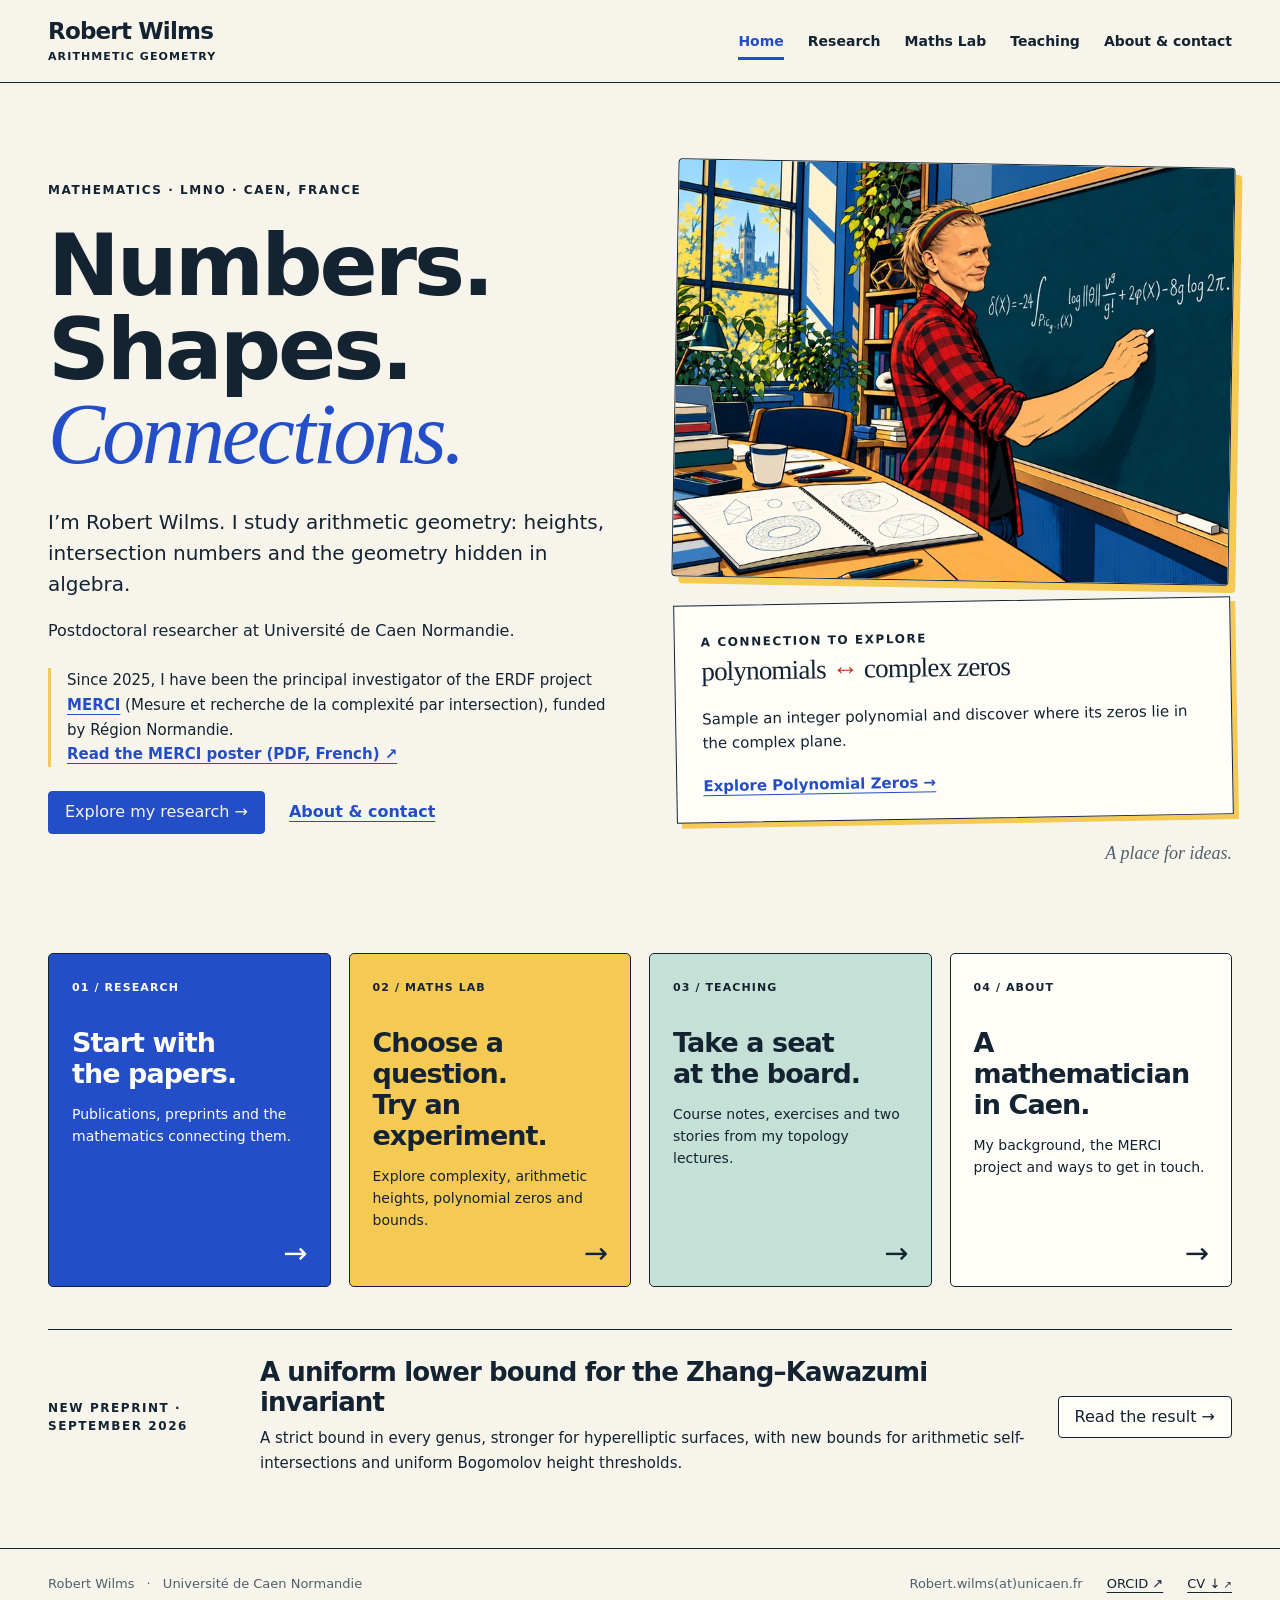
<file: index.html>
<!doctype html>
<html lang="en"><head><meta charset="utf-8"><meta name="viewport" content="width=device-width, initial-scale=1"><meta name="color-scheme" content="light dark"><title>Robert Wilms — Arithmetic geometry</title><meta name="description" content="Robert Wilms at LMNO, Université de Caen Normandie: arithmetic geometry, heights, intersection theory, the MERCI project and interactive mathematics."><link rel="icon" href="assets/favicon.svg" type="image/svg+xml"><link rel="stylesheet" href="assets/site.css"><script src="assets/math.js" defer></script><script src="assets/research-math.js" defer></script><script src="assets/lab-kit.js" defer></script><script src="assets/site.js" defer></script><script src="assets/research-tools.js" defer></script><link rel="canonical" href="https://www.robert-wilms.de/"><meta property="og:type" content="website"><meta property="og:site_name" content="Robert Wilms · Mathematics"><meta property="og:title" content="Robert Wilms — Arithmetic geometry"><meta property="og:description" content="Robert Wilms at LMNO, Université de Caen Normandie: arithmetic geometry, heights, intersection theory, the MERCI project and interactive mathematics."><meta property="og:url" content="https://www.robert-wilms.de/"><meta property="og:image" content="https://www.robert-wilms.de/assets/social/home.png"><meta property="og:image:width" content="1200"><meta property="og:image:height" content="630"><meta property="og:image:alt" content="Robert Wilms — Arithmetic geometry — mathematics by Robert Wilms"><meta name="twitter:card" content="summary_large_image"><meta name="twitter:title" content="Robert Wilms — Arithmetic geometry"><meta name="twitter:description" content="Robert Wilms at LMNO, Université de Caen Normandie: arithmetic geometry, heights, intersection theory, the MERCI project and interactive mathematics."><meta name="twitter:image" content="https://www.robert-wilms.de/assets/social/home.png"><script src="assets/refinements.js" defer></script><script type="application/ld+json">{"@context": "https://schema.org", "@type": "Person", "name": "Robert Wilms", "url": "https://www.robert-wilms.de/", "jobTitle": "Postdoctoral researcher", "affiliation": {"@type": "Organization", "name": "Universit\u00e9 de Caen Normandie \u00b7 LMNO"}, "sameAs": ["https://orcid.org/0000-0001-8686-0551"]}</script></head>
<body data-page="home"><a class="skip" href="#main-home">Skip to content</a><header class="site-header"><div class="header-inner"><a class="wordmark" href="index.html">Robert Wilms<span>Arithmetic geometry</span></a><button class="menu-toggle js-only" aria-controls="main-nav" aria-expanded="false">Menu ☰</button><nav id="main-nav" aria-label="Main navigation"><a href="index.html" data-nav="home" aria-current="page">Home</a><a href="research/index.html" data-nav="research">Research</a><a href="lab/index.html" data-nav="lab">Maths Lab</a><a href="teaching/index.html" data-nav="teaching">Teaching</a><a href="about/index.html" data-nav="about">About &amp; contact</a></nav></div></header>
<main class="page wrap" id="main-home" data-view="home" data-view-title="Robert Wilms — Arithmetic geometry" data-nav-group="home" tabindex="-1">
<section class="home-intro"><div><p class="eyebrow">Mathematics · LMNO · Caen, France</p><h1>Numbers.<br>Shapes.<br><em>Connections.</em></h1><p class="lead">I’m Robert Wilms. I study arithmetic geometry: heights, intersection numbers and the geometry hidden in algebra.</p><p>Postdoctoral researcher at Université de Caen Normandie.</p><p class="home-project">Since 2025, I have been the principal investigator of the ERDF project <a class="" href="about/index.html#merci-project">MERCI</a> (<span lang="fr">Mesure et recherche de la complexité par intersection</span>), funded by Région Normandie.<br><a class="text-link new-tab has-link-icon" href="files/outreach/poster-merci.pdf" target="_blank" rel="noopener" aria-describedby="new-tab-hint" title="Opens in a new tab">Read the MERCI poster (PDF, French) ↗</a></p><div class="actions"><a class="button primary" href="research/index.html">Explore my research →</a><a class="text-link" href="about/index.html">About &amp; contact</a></div></div><aside class="home-aside"><img class="home-comic" src="assets/previews/hero-research-800.webp" alt="Comic-style Robert Wilms writing the formula for Faltings’ delta invariant on a blackboard" width="1448" height="1086" srcset="assets/previews/hero-research-480.webp 480w, assets/previews/hero-research-800.webp 800w, assets/previews/hero-research-1200.webp 1200w" sizes="(max-width: 720px) 90vw, 540px" fetchpriority="high"><div class="chalk-note"><span class="eyebrow">A connection to explore</span><div data-connection="eco"><p class="large-equation">algebra <span>↔</span> convex geometry</p><p>Bound degrees, count monomials and explore how convex bodies record algebraic growth.</p><a class="text-link" href="eco/index.html">Explore ECO &amp; Complexity →</a></div><div data-connection="heights" hidden><p class="large-equation">curves <span>↔</span> arithmetic heights</p><p>Compute Faltings heights of curves and exact Néron–Tate height formulas for cycles on Jacobians.</p><a class="text-link" href="heights/index.html">Explore Arithmetic Heights →</a></div><div data-connection="zeros" hidden><p class="large-equation">polynomials <span>↔</span> complex zeros</p><p>Sample an integer polynomial and discover where its zeros lie in the complex plane.</p><a class="text-link" href="zeros/index.html">Explore Polynomial Zeros →</a></div><div data-connection="bounds" hidden><p class="large-equation">genus <span>↔</span> explicit bounds</p><p>Change the genus to explore bounds for the Zhang–Kawazumi invariant and torsion points.</p><a class="text-link" href="bounds/index.html">Explore Bounds &amp; Invariants →</a></div></div><span class="margin-note">A place for ideas.</span></aside></section>
<section class="destinations" aria-label="Explore the website"><a class="destination blue" href="research/index.html"><span class="destination-number">01 / RESEARCH</span><h2>Start with<br>the papers.</h2><p>Publications, preprints and the mathematics connecting them.</p><span class="go">→</span></a><a class="destination yellow" href="lab/index.html"><span class="destination-number">02 / MATHS LAB</span><h2>Choose a question.<br>Try an experiment.</h2><p>Explore complexity, arithmetic heights, polynomial zeros and bounds.</p><span class="go">→</span></a><a class="destination teal" href="teaching/index.html"><span class="destination-number">03 / TEACHING</span><h2>Take a seat<br>at the board.</h2><p>Course notes, exercises and two stories from my topology lectures.</p><span class="go">→</span></a><a class="destination cream" href="about/index.html"><span class="destination-number">04 / ABOUT</span><h2>A mathematician<br>in Caen.</h2><p>My background, the MERCI project and ways to get in touch.</p><span class="go">→</span></a></section>
<section class="latest"><span class="eyebrow">New preprint · September 2026</span><div><h2>A uniform lower bound for the Zhang–Kawazumi invariant</h2><p>A strict bound in every genus, stronger for hyperelliptic surfaces, with new bounds for arithmetic self-intersections and uniform Bogomolov height thresholds.</p></div><a class="button" href="research/index.html#paper-uniform-invariant">Read the result →</a></section></main>
<footer class="site-footer wrap"><p>Robert Wilms <span>·</span> Université de Caen Normandie</p><div><span class="contact-email">Robert.wilms(at)unicaen.fr</span><a href="https://orcid.org/0000-0001-8686-0551" target="_blank" rel="noopener" aria-describedby="new-tab-hint" class="new-tab has-link-icon" title="Opens in a new tab">ORCID ↗</a><a href="files/cv.pdf" target="_blank" rel="noopener" aria-describedby="new-tab-hint" class="new-tab" title="Opens in a new tab">CV <span aria-hidden="true">↓</span></a></div></footer>
<dialog id="comic-reader" aria-labelledby="reader-title"><div class="reader-head"><h2 id="reader-title">Comic</h2><button id="reader-close" autofocus aria-label="Close comic">Close ×</button></div><div id="reader-canvas" tabindex="0" aria-label="Comic image; zoom to fit the window width, then scroll vertically"><img id="reader-image" alt=""></div><div id="reader-panel-view" hidden><svg id="reader-panel-svg" role="img" aria-label="Selected comic panel"></svg><div class="reader-panel-controls"><button id="reader-panel-prev">← Previous panel</button><span id="reader-panel-status" role="status"></span><button id="reader-panel-next">Next panel →</button></div><p id="reader-panel-description" class="plot-caption"></p></div><div class="reader-tools"><button id="reader-zoom" aria-pressed="false">Zoom in</button><a id="reader-original" href="#" target="_blank" rel="noopener" aria-describedby="new-tab-hint" class="new-tab has-link-icon" title="Opens in a new tab">Open image ↗</a><button id="reader-panels" aria-pressed="false" hidden>Read panel by panel</button></div><details><summary>Text version &amp; panel descriptions</summary><p id="reader-transcript"></p></details></dialog>
<dialog id="copy-dialog" aria-labelledby="copy-heading"><h2 id="copy-heading">Copy citation</h2><p>Select and copy the text below.</p><textarea id="copy-text" rows="6" readonly aria-label="Citation text"></textarea><button id="copy-close">Close</button></dialog><p class="toast" id="toast" role="status" hidden></p><noscript><div class="noscript">All publications, sections and download links are available. Enable JavaScript to use the interactive experiments, filters and comic reader.</div></noscript>
<span id="new-tab-hint" class="sr-only">Opens in a new tab.</span></body></html>
</file>
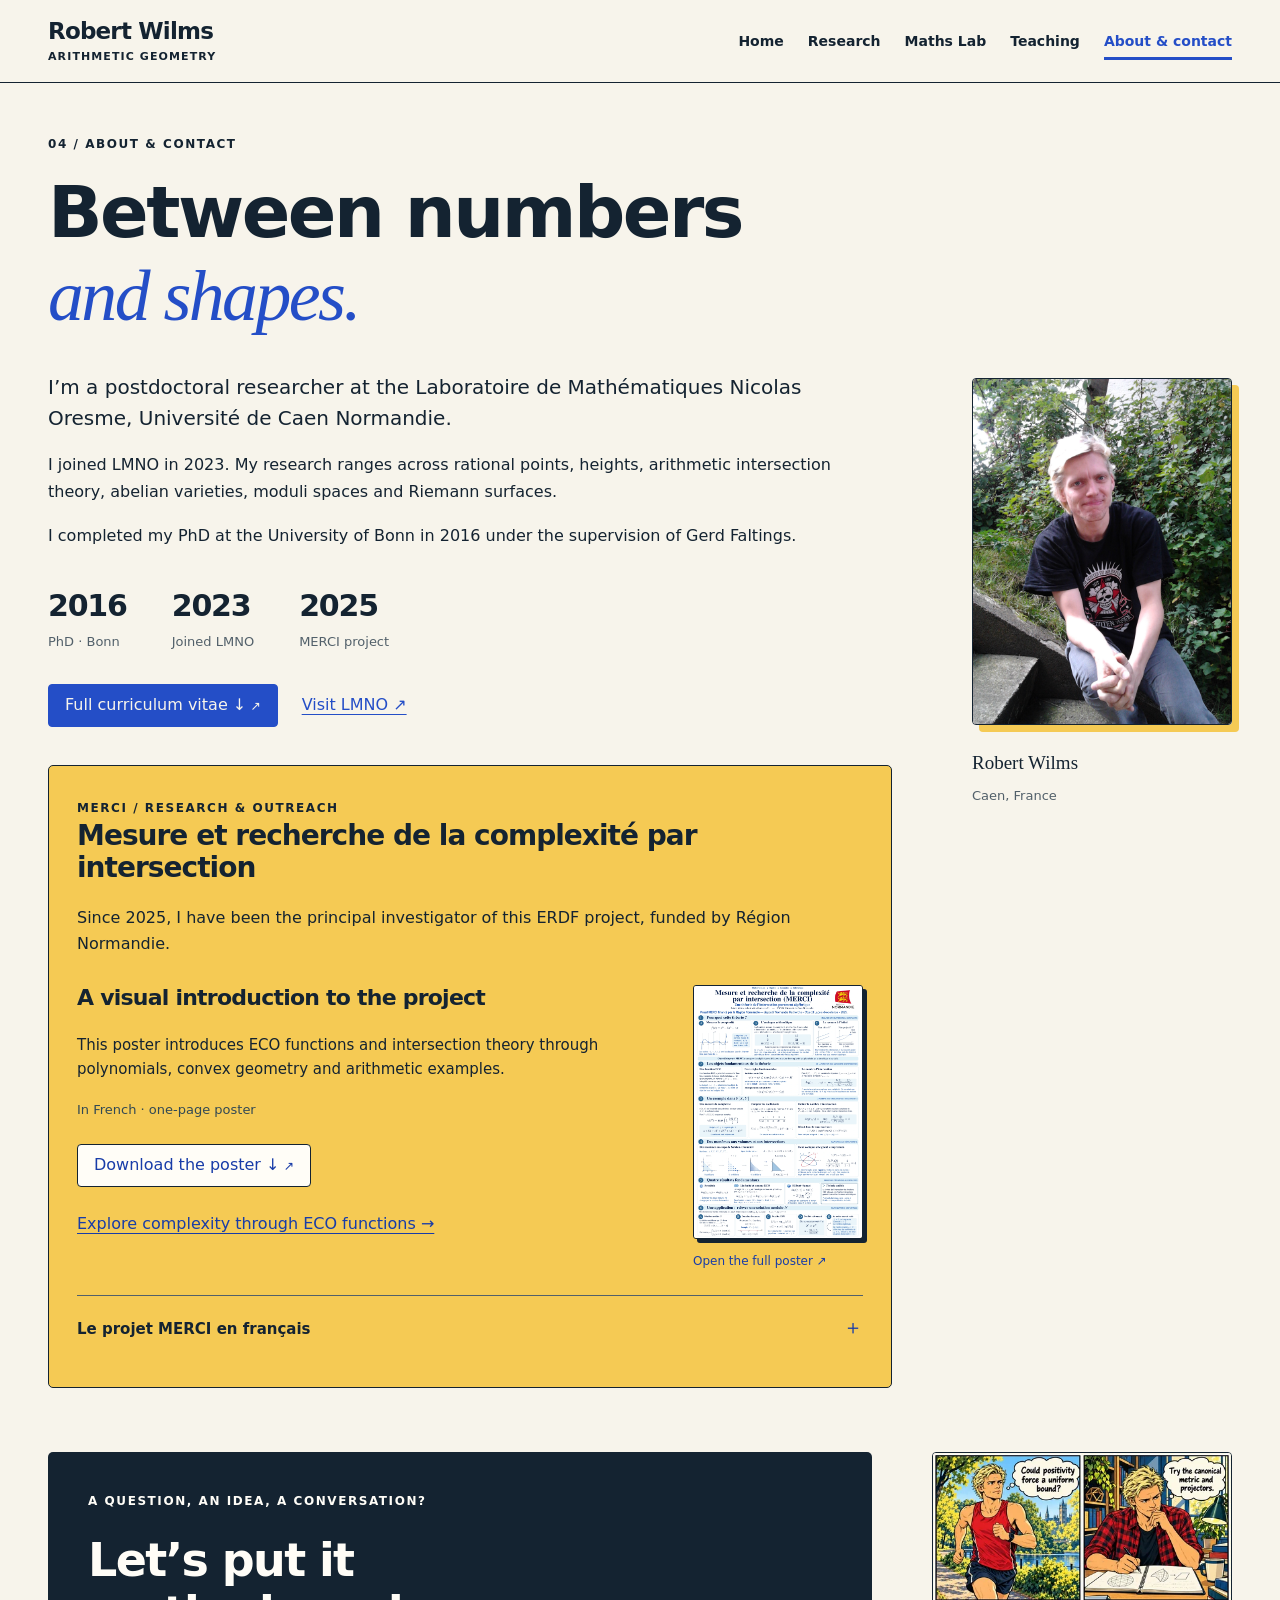
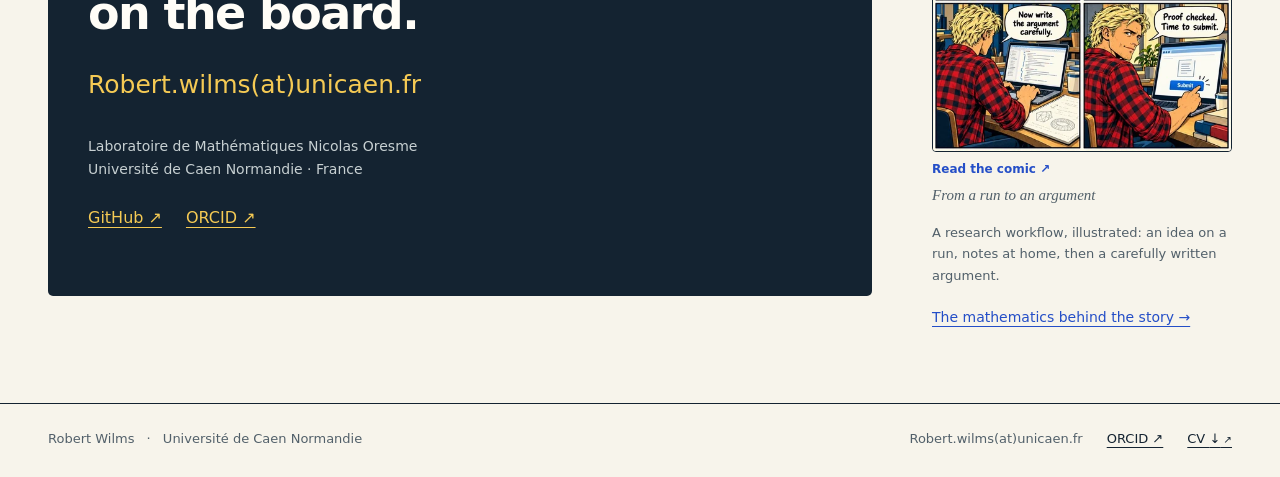
<file: about/index.html>
<!doctype html>
<html lang="en"><head><meta charset="utf-8"><meta name="viewport" content="width=device-width, initial-scale=1"><meta name="color-scheme" content="light dark"><title>About &amp; contact — Robert Wilms</title><meta name="description" content="Robert Wilms, arithmetic geometer at Université de Caen Normandie. Background, contact details and the MERCI project explained in English and French."><link rel="icon" href="../assets/favicon.svg" type="image/svg+xml"><link rel="stylesheet" href="../assets/site.css"><script src="../assets/math.js" defer></script><script src="../assets/research-math.js" defer></script><script src="../assets/lab-kit.js" defer></script><script src="../assets/site.js" defer></script><script src="../assets/research-tools.js" defer></script><link rel="canonical" href="https://www.robert-wilms.de/about/"><meta property="og:type" content="website"><meta property="og:site_name" content="Robert Wilms · Mathematics"><meta property="og:title" content="About &amp; contact — Robert Wilms"><meta property="og:description" content="Robert Wilms, arithmetic geometer at Université de Caen Normandie. Background, contact details and the MERCI project explained in English and French."><meta property="og:url" content="https://www.robert-wilms.de/about/"><meta property="og:image" content="https://www.robert-wilms.de/assets/social/about.png"><meta property="og:image:width" content="1200"><meta property="og:image:height" content="630"><meta property="og:image:alt" content="About &amp; contact — Robert Wilms — mathematics by Robert Wilms"><meta name="twitter:card" content="summary_large_image"><meta name="twitter:title" content="About &amp; contact — Robert Wilms"><meta name="twitter:description" content="Robert Wilms, arithmetic geometer at Université de Caen Normandie. Background, contact details and the MERCI project explained in English and French."><meta name="twitter:image" content="https://www.robert-wilms.de/assets/social/about.png"><script src="../assets/refinements.js" defer></script></head>
<body data-page="about"><a class="skip" href="#main-about">Skip to content</a><header class="site-header"><div class="header-inner"><a class="wordmark" href="../index.html">Robert Wilms<span>Arithmetic geometry</span></a><button class="menu-toggle js-only" aria-controls="main-nav" aria-expanded="false">Menu ☰</button><nav id="main-nav" aria-label="Main navigation"><a href="../index.html" data-nav="home">Home</a><a href="../research/index.html" data-nav="research">Research</a><a href="../lab/index.html" data-nav="lab">Maths Lab</a><a href="../teaching/index.html" data-nav="teaching">Teaching</a><a href="../about/index.html" data-nav="about" aria-current="page">About &amp; contact</a></nav></div></header>
<main class="page wrap" id="main-about" data-view="about" data-view-title="About &amp; contact — Robert Wilms" data-nav-group="about" tabindex="-1"><header class="page-heading"><p class="eyebrow">04 / About &amp; contact</p><h1>Between numbers<br><em>and shapes.</em></h1></header><section class="about-grid"><div><p class="lead">I’m a postdoctoral researcher at the Laboratoire de Mathématiques Nicolas Oresme, Université de Caen Normandie.</p><p>I joined LMNO in 2023. My research ranges across rational points, heights, arithmetic intersection theory, abelian varieties, moduli spaces and Riemann surfaces.</p><p>I completed my PhD at the University of Bonn in 2016 under the supervision of Gerd Faltings.</p><div class="milestones"><div><strong>2016</strong><span>PhD · Bonn</span></div><div><strong>2023</strong><span>Joined LMNO</span></div><div><strong>2025</strong><span>MERCI project</span></div></div><div class="actions"><a class="button primary new-tab" href="../files/cv.pdf" target="_blank" rel="noopener" aria-describedby="new-tab-hint" title="Opens in a new tab">Full curriculum vitae ↓</a><a href="https://lmno.unicaen.fr/" target="_blank" rel="noopener" aria-describedby="new-tab-hint" class="new-tab has-link-icon" title="Opens in a new tab">Visit LMNO ↗</a></div><section class="panel yellow merci" id="merci-project"><span class="eyebrow">MERCI / Research &amp; outreach</span><h2 lang="fr">Mesure et recherche de la complexité par intersection</h2><p>Since 2025, I have been the principal investigator of this ERDF project, funded by Région Normandie.</p><div class="merci-poster-layout"><div><h3>A visual introduction to the project</h3><p>This poster introduces ECO functions and intersection theory through polynomials, convex geometry and arithmetic examples.</p><p class="plot-caption">In French · one-page poster</p><div class="actions"><a class="button new-tab" href="../files/outreach/poster-merci.pdf" target="_blank" rel="noopener" aria-describedby="new-tab-hint" title="Opens in a new tab">Download the poster ↓</a></div><a class="" href="../eco/index.html">Explore complexity through ECO functions →</a></div><figure class="merci-poster"><a href="../files/outreach/poster-merci.pdf" aria-label="Open the MERCI poster PDF" target="_blank" rel="noopener" aria-describedby="new-tab-hint" class="new-tab has-link-icon" title="Opens in a new tab"><img src="../assets/posters/merci-preview.webp" alt="Preview of Robert Wilms’s French MERCI poster: ECO functions, polynomial examples, convex geometry and arithmetic intersections" width="1334" height="2000" loading="lazy"><span>Open the full poster ↗</span></a></figure></div><details class="merci-french" lang="fr"><summary>Le projet MERCI en français</summary><p>Comment mesurer la complexité d’un objet algébrique, puis comprendre ce qui se passe lorsque plusieurs contraintes se rencontrent ? Le projet MERCI développe une approche de la théorie de l’intersection fondée sur des fonctions de complexité, appelées fonctions ECO.</p><p>Le degré d’un polynôme en fournit un premier exemple : borner le degré sélectionne un espace de polynômes. En faisant croître cette borne, on peut relier le nombre de paramètres algébriques au volume d’un corps convexe. Le projet cherche à réunir dans un même cadre des situations géométriques et arithmétiques.</p><p>Mené au Laboratoire de Mathématiques Nicolas Oresme de l’Université de Caen Normandie, MERCI signifie « Mesure et recherche de la complexité par intersection ». Depuis 2025, j’en suis le responsable scientifique. Le projet bénéficie d’un financement du FEDER, attribué par la Région Normandie.</p><div class="merci-updates"><h3>Repères et ressources</h3><p><time datetime="2025">2025</time> — Début de ma responsabilité scientifique du projet MERCI.</p><p><time datetime="2026-09">Septembre 2026</time> — Une affiche en français présente le projet à travers des exemples de polynômes, de corps convexes et de géométrie arithmétique. Le laboratoire interactif permet d’en explorer quelques idées.</p></div></details></section></div><aside class="portrait"><img src="../assets/photos/robert-portrait.jpg" alt="Robert Wilms seated outdoors" width="1536" height="2048"><p>Robert Wilms<br><span>Caen, France</span></p></aside></section><section class="about-bottom"><div class="contact-panel"><p class="eyebrow">A question, an idea, a conversation?</p><h2>Let’s put it<br>on the board.</h2><span class="email">Robert.wilms(at)unicaen.fr</span><p>Laboratoire de Mathématiques Nicolas Oresme<br>Université de Caen Normandie · France</p><div class="actions"><a href="https://github.com/RobertWilms87" target="_blank" rel="noopener" aria-describedby="new-tab-hint" class="new-tab has-link-icon" title="Opens in a new tab">GitHub ↗</a><a href="https://orcid.org/0000-0001-8686-0551" target="_blank" rel="noopener" aria-describedby="new-tab-hint" class="new-tab has-link-icon" title="Opens in a new tab">ORCID ↗</a></div></div><aside class="running-aside"><figure class="comic  "><a href="../assets/comics/running-to-paper.webp" data-comic="running-to-paper" data-title="From a run to an argument" data-transcript="While running: “Could positivity force a uniform bound?” At home: “Try the canonical metric and projectors.” At the laptop: “Now write the argument carefully.” Finally: “Proof checked. Time to submit.” An illustrative research workflow connected to the lower-bound paper." aria-label="Read comic: From a run to an argument" target="_blank" rel="noopener"><img src="../assets/previews/running-to-paper-480.webp" width="1254" height="1254" alt="From a run to an argument — 4 illustrated panels with speech balloons" loading="lazy" srcset="../assets/previews/running-to-paper-240.webp 240w, ../assets/previews/running-to-paper-480.webp 480w, ../assets/previews/running-to-paper-800.webp 800w" sizes="310px"><span>Read the comic ↗</span></a><figcaption>From a run to an argument</figcaption></figure><p>A research workflow, illustrated: an idea on a run, notes at home, then a carefully written argument.</p><a class="" href="../research/index.html#paper-uniform-invariant">The mathematics behind the story →</a></aside></section></main>
<footer class="site-footer wrap"><p>Robert Wilms <span>·</span> Université de Caen Normandie</p><div><span class="contact-email">Robert.wilms(at)unicaen.fr</span><a href="https://orcid.org/0000-0001-8686-0551" target="_blank" rel="noopener" aria-describedby="new-tab-hint" class="new-tab has-link-icon" title="Opens in a new tab">ORCID ↗</a><a href="../files/cv.pdf" target="_blank" rel="noopener" aria-describedby="new-tab-hint" class="new-tab" title="Opens in a new tab">CV <span aria-hidden="true">↓</span></a></div></footer>
<dialog id="comic-reader" aria-labelledby="reader-title"><div class="reader-head"><h2 id="reader-title">Comic</h2><button id="reader-close" autofocus aria-label="Close comic">Close ×</button></div><div id="reader-canvas" tabindex="0" aria-label="Comic image; zoom to fit the window width, then scroll vertically"><img id="reader-image" alt=""></div><div id="reader-panel-view" hidden><svg id="reader-panel-svg" role="img" aria-label="Selected comic panel"></svg><div class="reader-panel-controls"><button id="reader-panel-prev">← Previous panel</button><span id="reader-panel-status" role="status"></span><button id="reader-panel-next">Next panel →</button></div><p id="reader-panel-description" class="plot-caption"></p></div><div class="reader-tools"><button id="reader-zoom" aria-pressed="false">Zoom in</button><a id="reader-original" href="#" target="_blank" rel="noopener" aria-describedby="new-tab-hint" class="new-tab has-link-icon" title="Opens in a new tab">Open image ↗</a><button id="reader-panels" aria-pressed="false" hidden>Read panel by panel</button></div><details><summary>Text version &amp; panel descriptions</summary><p id="reader-transcript"></p></details></dialog>
<dialog id="copy-dialog" aria-labelledby="copy-heading"><h2 id="copy-heading">Copy citation</h2><p>Select and copy the text below.</p><textarea id="copy-text" rows="6" readonly aria-label="Citation text"></textarea><button id="copy-close">Close</button></dialog><p class="toast" id="toast" role="status" hidden></p><noscript><div class="noscript">All publications, sections and download links are available. Enable JavaScript to use the interactive experiments, filters and comic reader.</div></noscript>
<span id="new-tab-hint" class="sr-only">Opens in a new tab.</span></body></html>
</file>
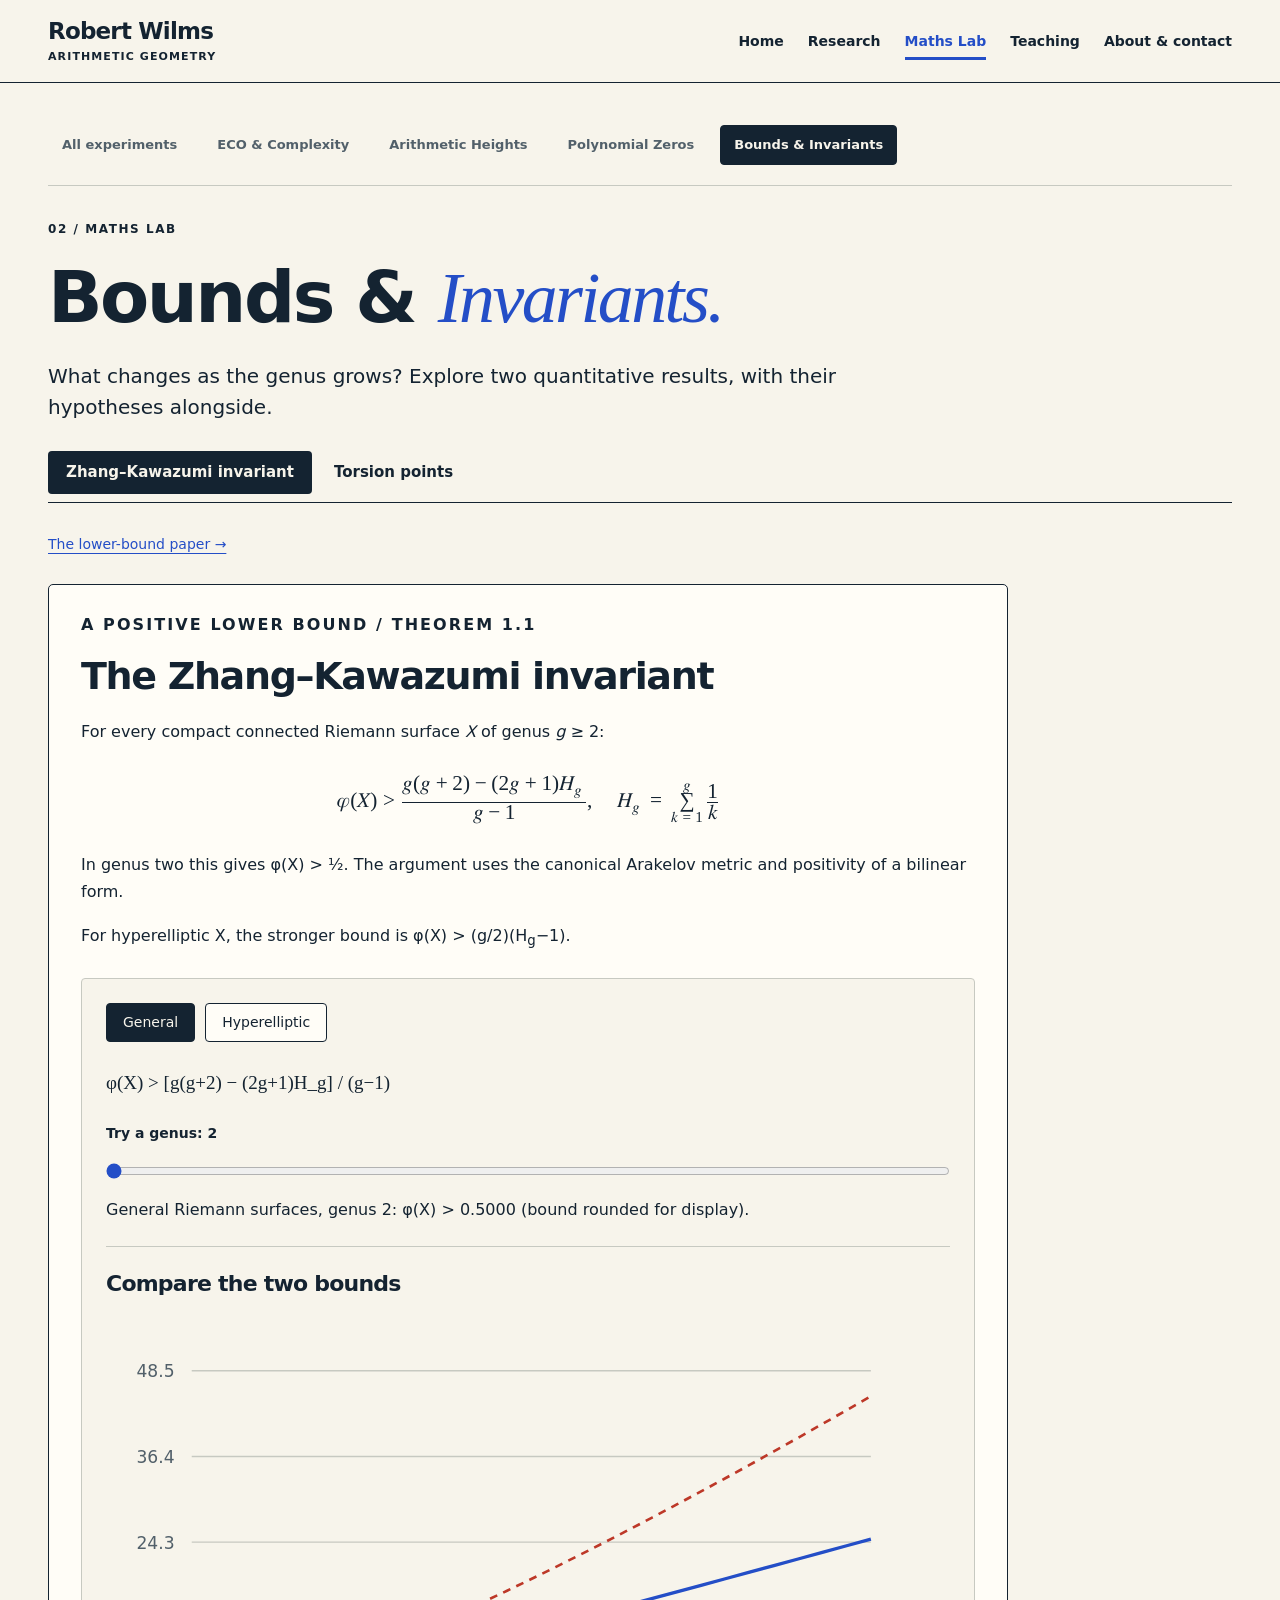
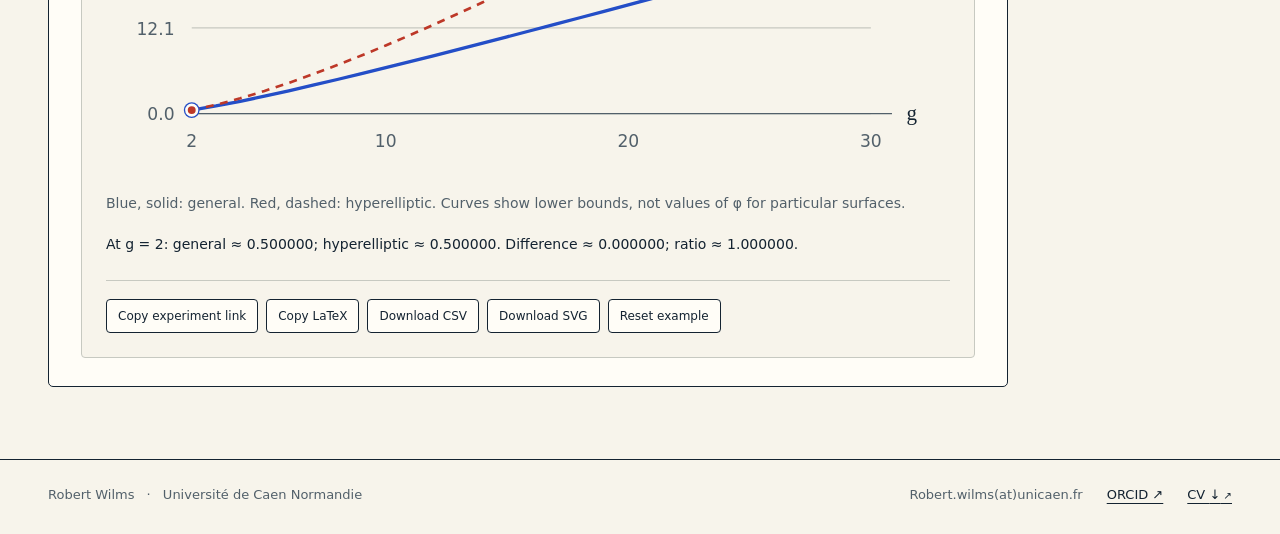
<file: bounds/index.html>
<!doctype html>
<html lang="en"><head><meta charset="utf-8"><meta name="viewport" content="width=device-width, initial-scale=1"><meta name="color-scheme" content="light dark"><title>Bounds &amp; Invariants — Maths Lab — Robert Wilms</title><meta name="description" content="Compare general and hyperelliptic Zhang–Kawazumi lower bounds and explore the Looper–Silverman–Wilms torsion bound."><link rel="icon" href="../assets/favicon.svg" type="image/svg+xml"><link rel="stylesheet" href="../assets/site.css"><script src="../assets/math.js" defer></script><script src="../assets/research-math.js" defer></script><script src="../assets/lab-kit.js" defer></script><script src="../assets/site.js" defer></script><script src="../assets/research-tools.js" defer></script><link rel="canonical" href="https://www.robert-wilms.de/bounds/"><meta property="og:type" content="website"><meta property="og:site_name" content="Robert Wilms · Mathematics"><meta property="og:title" content="Bounds &amp; Invariants — Maths Lab — Robert Wilms"><meta property="og:description" content="Compare general and hyperelliptic Zhang–Kawazumi lower bounds and explore the Looper–Silverman–Wilms torsion bound."><meta property="og:url" content="https://www.robert-wilms.de/bounds/"><meta property="og:image" content="https://www.robert-wilms.de/assets/social/bounds.png"><meta property="og:image:width" content="1200"><meta property="og:image:height" content="630"><meta property="og:image:alt" content="Bounds &amp; Invariants — Maths Lab — Robert Wilms — mathematics by Robert Wilms"><meta name="twitter:card" content="summary_large_image"><meta name="twitter:title" content="Bounds &amp; Invariants — Maths Lab — Robert Wilms"><meta name="twitter:description" content="Compare general and hyperelliptic Zhang–Kawazumi lower bounds and explore the Looper–Silverman–Wilms torsion bound."><meta name="twitter:image" content="https://www.robert-wilms.de/assets/social/bounds.png"><script src="../assets/refinements.js" defer></script></head>
<body data-page="bounds"><a class="skip" href="#main-bounds">Skip to content</a><header class="site-header"><div class="header-inner"><a class="wordmark" href="../index.html">Robert Wilms<span>Arithmetic geometry</span></a><button class="menu-toggle js-only" aria-controls="main-nav" aria-expanded="false">Menu ☰</button><nav id="main-nav" aria-label="Main navigation"><a href="../index.html" data-nav="home">Home</a><a href="../research/index.html" data-nav="research">Research</a><a href="../lab/index.html" data-nav="lab" aria-current="page">Maths Lab</a><a href="../teaching/index.html" data-nav="teaching">Teaching</a><a href="../about/index.html" data-nav="about">About &amp; contact</a></nav></div></header>
<main class="page wrap" id="main-bounds" data-view="bounds" data-view-title="Bounds &amp; Invariants — Maths Lab — Robert Wilms" data-nav-group="lab" tabindex="-1"><nav class="lab-navigation" aria-label="Maths Lab sections"><a href="../lab/index.html">All experiments</a><a href="../eco/index.html">ECO &amp; Complexity</a><a href="../heights/index.html">Arithmetic Heights</a><a href="../zeros/index.html">Polynomial Zeros</a><a href="../bounds/index.html" aria-current="page">Bounds &amp; Invariants</a></nav><header class="page-heading lab-heading"><p class="eyebrow">02 / Maths Lab</p><h1>Bounds &amp; <em>Invariants.</em></h1><p class="lead">What changes as the genus grows? Explore two quantitative results, with their hypotheses alongside.</p></header><div class="tabs" data-tabs="bound-model" aria-label="Bound-Model sections"><button id="tab-bounds-invariant" data-panel="bounds-invariant">Zhang–Kawazumi invariant</button><button id="tab-bounds-torsion" data-panel="bounds-torsion">Torsion points</button></div><section id="bounds-invariant" data-tab-group="bound-model"><div class="lab-paper-link"><a class="" href="../research/index.html#paper-uniform-invariant">The lower-bound paper →</a></div><div class="lab-workspace"><div class="lab-experiment"><section id="lab-invariant-bound-tool"><p class="eyebrow">A positive lower bound / Theorem 1.1</p><h2>The Zhang–Kawazumi invariant</h2><p>For every compact connected Riemann surface <i>X</i> of genus <i>g</i> ≥ 2:</p><div class="formula"><math display="block" aria-label="phi of X greater than g times g plus 2 minus 2g plus 1 times H sub g, all divided by g minus 1"><mi>φ</mi><mo>(</mo><mi>X</mi><mo>)</mo><mo>&gt;</mo><mfrac><mrow><mi>g</mi><mo>(</mo><mi>g</mi><mo>+</mo><mn>2</mn><mo>)</mo><mo>−</mo><mo>(</mo><mn>2</mn><mi>g</mi><mo>+</mo><mn>1</mn><mo>)</mo><msub><mi>H</mi><mi>g</mi></msub></mrow><mrow><mi>g</mi><mo>−</mo><mn>1</mn></mrow></mfrac><mo>,</mo><mspace width="1em"></mspace><msub><mi>H</mi><mi>g</mi></msub><mo>=</mo><munderover><mo>∑</mo><mrow><mi>k</mi><mo>=</mo><mn>1</mn></mrow><mi>g</mi></munderover><mfrac><mn>1</mn><mi>k</mi></mfrac></math></div><p>In genus two this gives φ(X) &gt; ½. The argument uses the canonical Arakelov metric and positivity of a bilinear form.</p><p>For hyperelliptic X, the stronger bound is φ(X) &gt; (g/2)(H<sub>g</sub>−1).</p><div class="mini-experiment js-only" data-invariant-tool data-tool-prefix="lab-" id="lab-invariant-comparison"><div class="surface-selector" role="group" aria-label="Type of Riemann surface"><button type="button" id="lab-genus-general" aria-pressed="true">General</button><button type="button" id="lab-genus-hyperelliptic" aria-pressed="false">Hyperelliptic</button></div><p id="lab-genus-formula" class="formula"></p><label for="lab-genus">Try a genus: <output id="lab-genus-value">2</output></label><input id="lab-genus" type="range" min="2" max="30" value="2"><p id="lab-genus-result" aria-live="polite"></p><div class="invariant-comparison"><h3>Compare the two bounds</h3><svg id="lab-invariant-plot" class="invariant-plot" viewbox="0 0 640 360" role="img" aria-label="General and hyperelliptic lower bounds by genus"></svg><p class="plot-caption">Blue, solid: general. Red, dashed: hyperelliptic. Curves show lower bounds, not values of φ for particular surfaces.</p><p id="lab-invariant-comparison-values" aria-live="polite"></p></div></div></section></div></div></section><section id="bounds-torsion" data-tab-group="bound-model"><div class="lab-paper-link"><a class="" href="../research/index.html#paper-manin-mumford">Looper–Silverman–Wilms: the paper →</a></div><div class="lab-workspace"><div class="lab-experiment"><section id="lab-manin-bound-tool" data-manin-tool data-tool-prefix="lab-"><p class="eyebrow">Looper · Silverman · Wilms / Theorem 1.1</p><h3>How does the bound grow with the genus?</h3><p>Let K = k(B), where k is algebraically closed and B is a smooth projective connected curve. For a smooth projective geometrically connected, non-isotrivial curve X/K of genus g ≥ 2 and any degree-one divisor D,</p><div class="formula">#(j<sub>D</sub>(X(K̄)) ∩ J(K̄)<sub>tors</sub>) ≤ c(g) ≤ 16g² + 32g + 124.</div><div class="manin-formula"><p>c(2) = 76,   c(3) = 231;</p><math display="block" aria-label="For genus at least four, c of g is the floor of 16g to the fourth plus 37g squared minus 28g minus 1, divided by g minus 1 squared"><mi>c</mi><mo>(</mo><mi>g</mi><mo>)</mo><mo>=</mo><mo>⌊</mo><mfrac><mrow><mn>16</mn><msup><mi>g</mi><mn>4</mn></msup><mo>+</mo><mn>37</mn><msup><mi>g</mi><mn>2</mn></msup><mo>−</mo><mn>28</mn><mi>g</mi><mo>−</mo><mn>1</mn></mrow><msup><mrow><mo>(</mo><mi>g</mi><mo>−</mo><mn>1</mn><mo>)</mo></mrow><mn>2</mn></msup></mfrac><mo>⌋</mo><mspace width=".5em"></mspace><mtext>for g ≥ 4.</mtext></math></div><div class="manin-controls js-only"><label for="lab-manin-genus-number">Genus g</label><input id="lab-manin-genus-number" type="number" min="2" max="50" step="1" value="2"><label class="sr-only" for="lab-manin-genus-range">Slide to change the genus</label><input id="lab-manin-genus-range" type="range" min="2" max="50" step="1" value="2"></div><div class="bound-comparison" aria-live="polite"><div><span>Theorem’s bound c(g)</span><strong id="lab-manin-exact">76</strong></div><div><span>Simpler quadratic bound</span><strong id="lab-manin-simple">252</strong></div></div><svg class="manin-plot" id="lab-manin-plot" viewbox="0 0 600 300" role="img" aria-label="Comparison of the precise torsion bound and the simpler quadratic bound"></svg><p class="plot-caption">Blue: c(g). Dashed red: 16g² + 32g + 124. These are upper bounds, not numbers of torsion points known to occur.</p></section></div></div></section></main>
<footer class="site-footer wrap"><p>Robert Wilms <span>·</span> Université de Caen Normandie</p><div><span class="contact-email">Robert.wilms(at)unicaen.fr</span><a href="https://orcid.org/0000-0001-8686-0551" target="_blank" rel="noopener" aria-describedby="new-tab-hint" class="new-tab has-link-icon" title="Opens in a new tab">ORCID ↗</a><a href="../files/cv.pdf" target="_blank" rel="noopener" aria-describedby="new-tab-hint" class="new-tab" title="Opens in a new tab">CV <span aria-hidden="true">↓</span></a></div></footer>
<dialog id="comic-reader" aria-labelledby="reader-title"><div class="reader-head"><h2 id="reader-title">Comic</h2><button id="reader-close" autofocus aria-label="Close comic">Close ×</button></div><div id="reader-canvas" tabindex="0" aria-label="Comic image; zoom to fit the window width, then scroll vertically"><img id="reader-image" alt=""></div><div id="reader-panel-view" hidden><svg id="reader-panel-svg" role="img" aria-label="Selected comic panel"></svg><div class="reader-panel-controls"><button id="reader-panel-prev">← Previous panel</button><span id="reader-panel-status" role="status"></span><button id="reader-panel-next">Next panel →</button></div><p id="reader-panel-description" class="plot-caption"></p></div><div class="reader-tools"><button id="reader-zoom" aria-pressed="false">Zoom in</button><a id="reader-original" href="#" target="_blank" rel="noopener" aria-describedby="new-tab-hint" class="new-tab has-link-icon" title="Opens in a new tab">Open image ↗</a><button id="reader-panels" aria-pressed="false" hidden>Read panel by panel</button></div><details><summary>Text version &amp; panel descriptions</summary><p id="reader-transcript"></p></details></dialog>
<dialog id="copy-dialog" aria-labelledby="copy-heading"><h2 id="copy-heading">Copy citation</h2><p>Select and copy the text below.</p><textarea id="copy-text" rows="6" readonly aria-label="Citation text"></textarea><button id="copy-close">Close</button></dialog><p class="toast" id="toast" role="status" hidden></p><noscript><div class="noscript">All publications, sections and download links are available. Enable JavaScript to use the interactive experiments, filters and comic reader.</div></noscript>
<span id="new-tab-hint" class="sr-only">Opens in a new tab.</span></body></html>
</file>
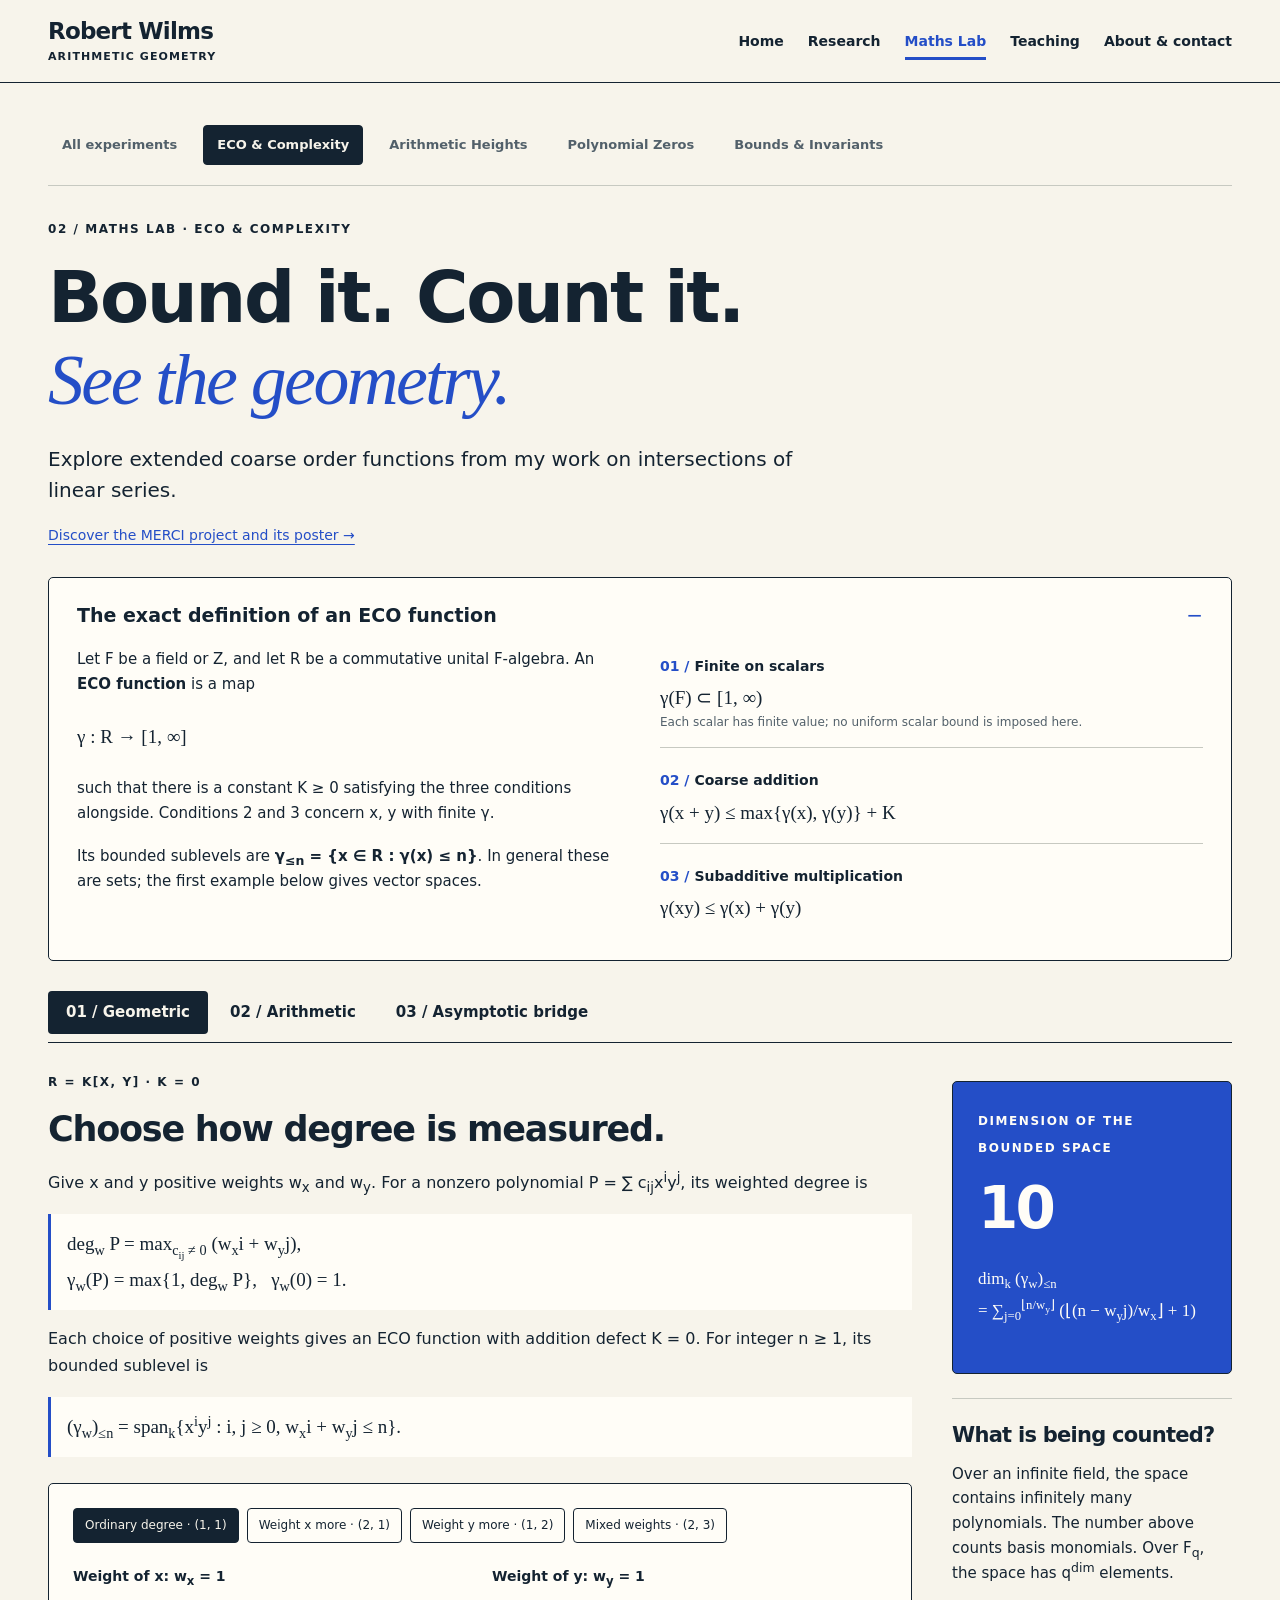
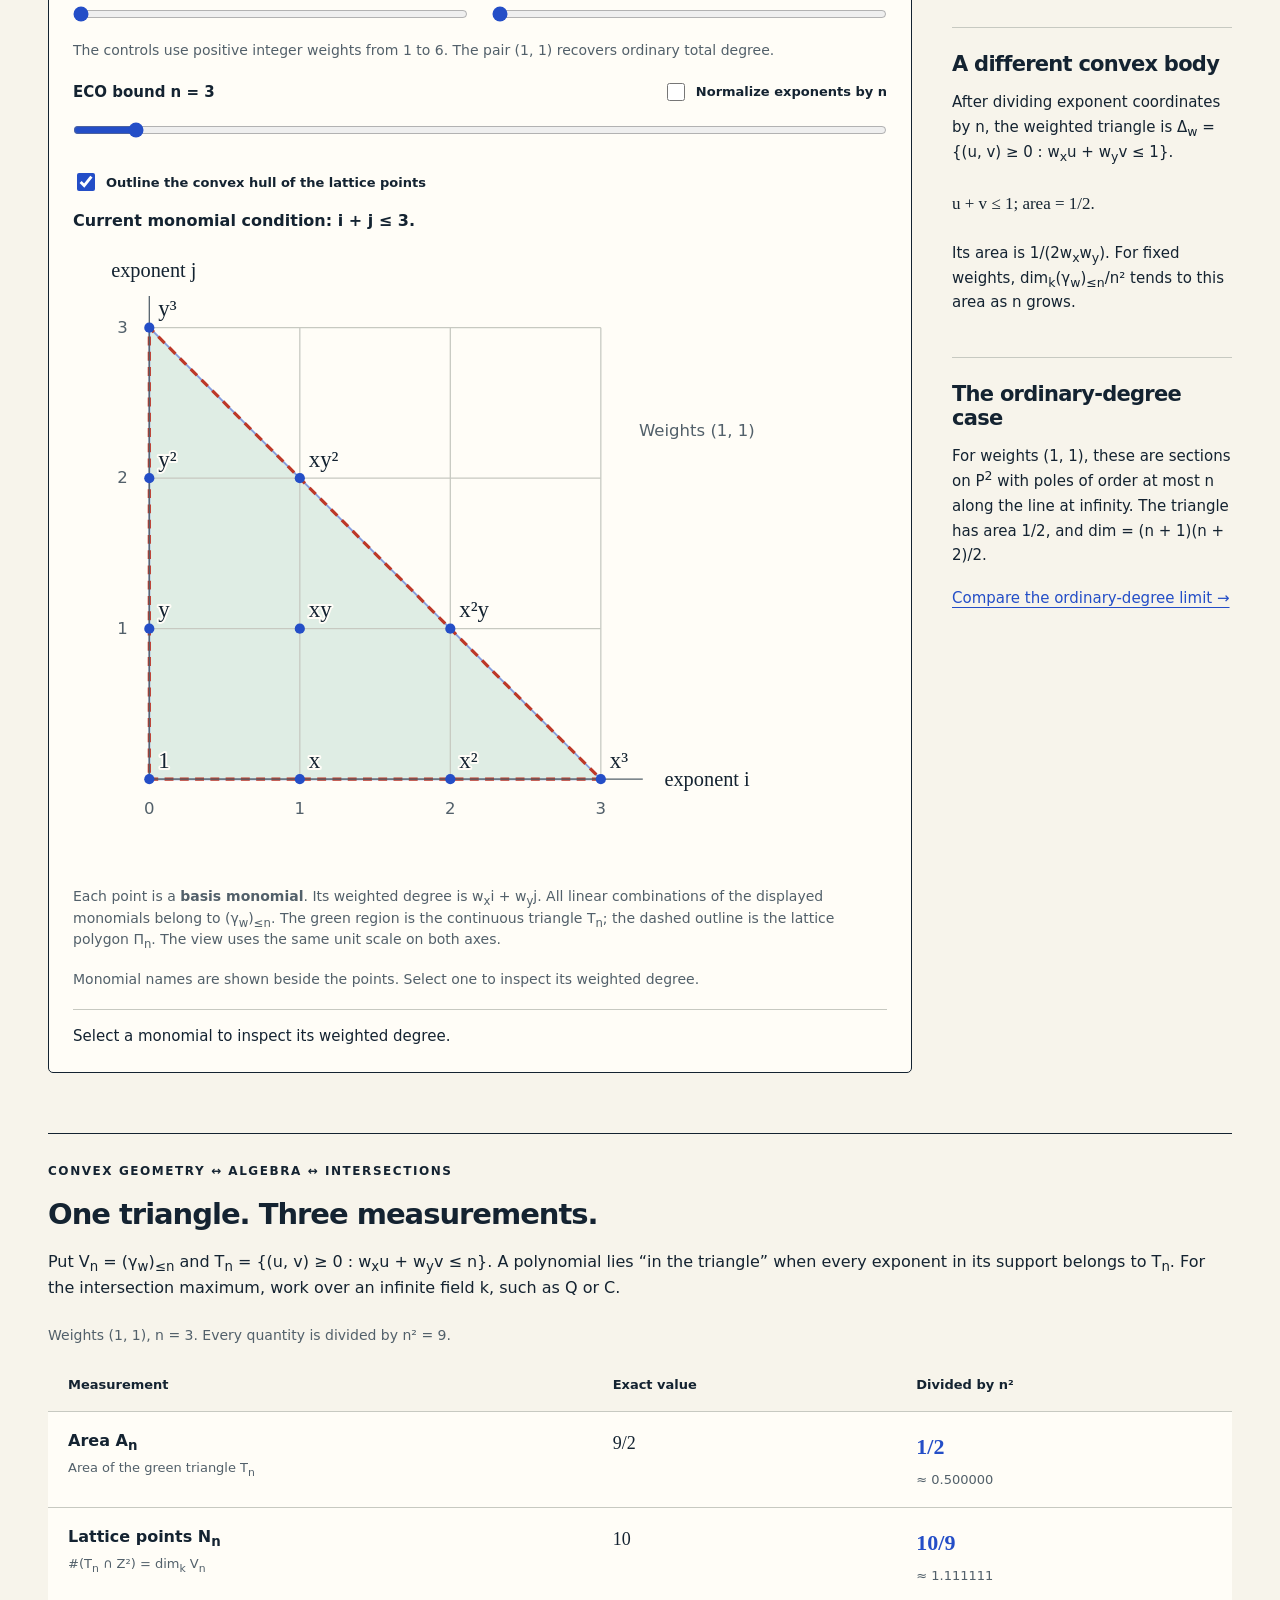
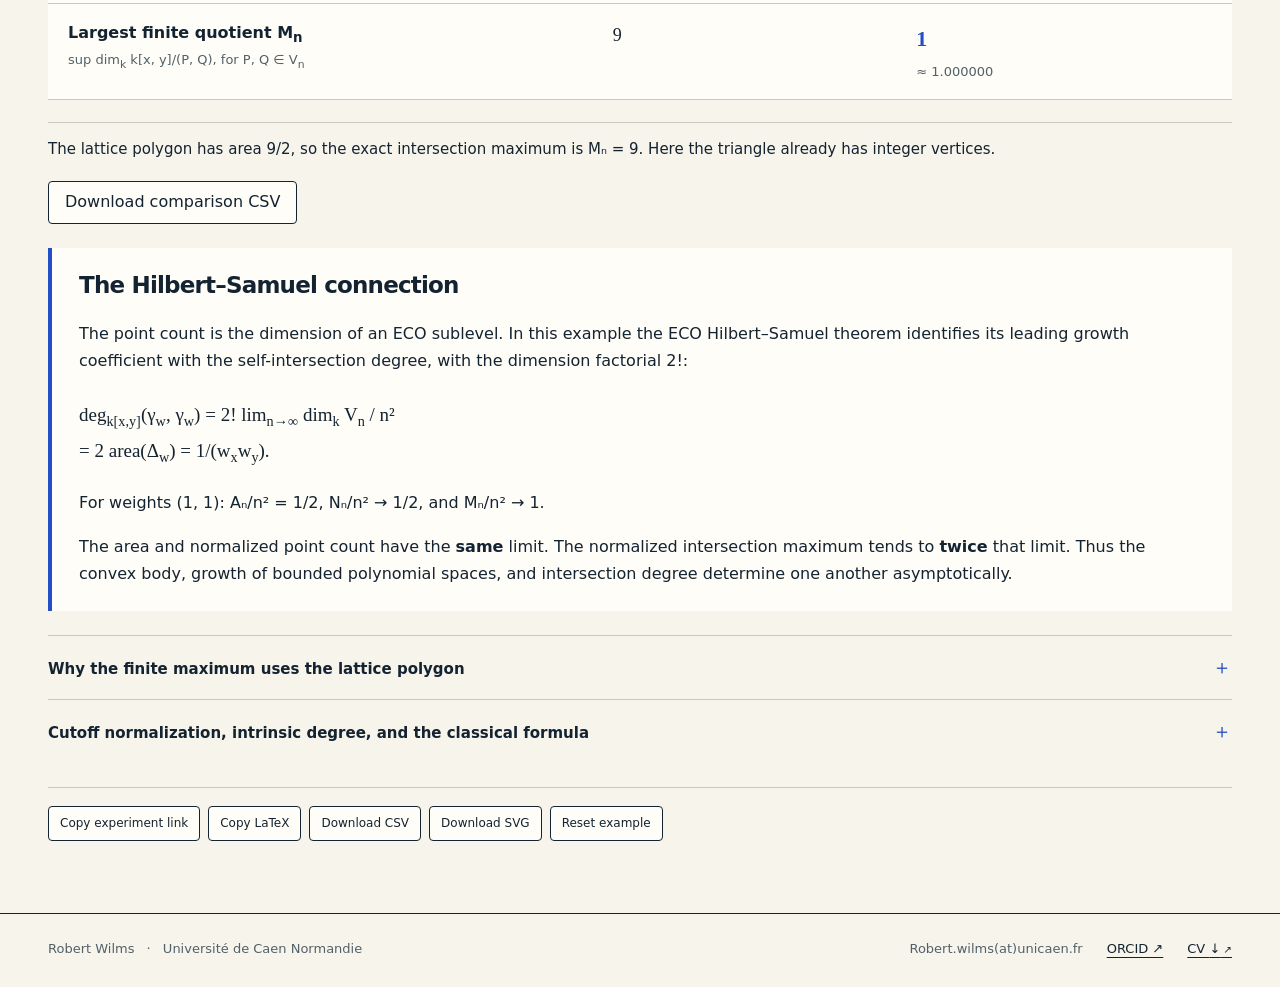
<file: eco/index.html>
<!doctype html>
<html lang="en"><head><meta charset="utf-8"><meta name="viewport" content="width=device-width, initial-scale=1"><meta name="color-scheme" content="light dark"><title>ECO &amp; Complexity — Maths Lab — Robert Wilms</title><meta name="description" content="Vary weighted ECO functions, count their basis monomials, explore rational heights and connect algebraic growth to convex geometry."><link rel="icon" href="../assets/favicon.svg" type="image/svg+xml"><link rel="stylesheet" href="../assets/site.css"><script src="../assets/math.js" defer></script><script src="../assets/research-math.js" defer></script><script src="../assets/lab-kit.js" defer></script><script src="../assets/site.js" defer></script><script src="../assets/research-tools.js" defer></script><link rel="canonical" href="https://www.robert-wilms.de/eco/"><meta property="og:type" content="website"><meta property="og:site_name" content="Robert Wilms · Mathematics"><meta property="og:title" content="ECO &amp; Complexity — Maths Lab — Robert Wilms"><meta property="og:description" content="Vary weighted ECO functions, count their basis monomials, explore rational heights and connect algebraic growth to convex geometry."><meta property="og:url" content="https://www.robert-wilms.de/eco/"><meta property="og:image" content="https://www.robert-wilms.de/assets/social/eco.png"><meta property="og:image:width" content="1200"><meta property="og:image:height" content="630"><meta property="og:image:alt" content="ECO &amp; Complexity — Maths Lab — Robert Wilms — mathematics by Robert Wilms"><meta name="twitter:card" content="summary_large_image"><meta name="twitter:title" content="ECO &amp; Complexity — Maths Lab — Robert Wilms"><meta name="twitter:description" content="Vary weighted ECO functions, count their basis monomials, explore rational heights and connect algebraic growth to convex geometry."><meta name="twitter:image" content="https://www.robert-wilms.de/assets/social/eco.png"><script src="../assets/refinements.js" defer></script></head>
<body data-page="eco"><a class="skip" href="#main-eco">Skip to content</a><header class="site-header"><div class="header-inner"><a class="wordmark" href="../index.html">Robert Wilms<span>Arithmetic geometry</span></a><button class="menu-toggle js-only" aria-controls="main-nav" aria-expanded="false">Menu ☰</button><nav id="main-nav" aria-label="Main navigation"><a href="../index.html" data-nav="home">Home</a><a href="../research/index.html" data-nav="research">Research</a><a href="../lab/index.html" data-nav="lab" aria-current="page">Maths Lab</a><a href="../teaching/index.html" data-nav="teaching">Teaching</a><a href="../about/index.html" data-nav="about">About &amp; contact</a></nav></div></header>
<main class="page wrap" id="main-eco" data-view="eco" data-view-title="ECO &amp; Complexity — Maths Lab — Robert Wilms" data-nav-group="lab" tabindex="-1"><nav class="lab-navigation" aria-label="Maths Lab sections"><a href="../lab/index.html">All experiments</a><a href="../eco/index.html" aria-current="page">ECO &amp; Complexity</a><a href="../heights/index.html">Arithmetic Heights</a><a href="../zeros/index.html">Polynomial Zeros</a><a href="../bounds/index.html">Bounds &amp; Invariants</a></nav><header class="page-heading"><p class="eyebrow">02 / Maths Lab · ECO &amp; Complexity</p><h1>Bound it. Count it.<br><em>See the geometry.</em></h1><p class="lead">Explore extended coarse order functions from my work on intersections of linear series.</p><p class="lab-poster-link"><a class="" href="../about/index.html#merci-project">Discover the MERCI project and its poster →</a></p></header>
<details class="definition" open><summary>The exact definition of an ECO function</summary><div class="definition-grid"><div><p>Let F be a field or Z, and let R be a commutative unital F-algebra. An <strong>ECO function</strong> is a map</p><div class="formula">γ : R → [1, ∞]</div><p>such that there is a constant K ≥ 0 satisfying the three conditions alongside. Conditions 2 and 3 concern x, y with finite γ.</p><p>Its bounded sublevels are <strong>γ<sub>≤n</sub> = {x ∈ R : γ(x) ≤ n}</strong>. In general these are sets; the first example below gives vector spaces.</p></div><ol class="axioms"><li><strong>Finite on scalars</strong><span>γ(F) ⊂ [1, ∞)</span><small>Each scalar has finite value; no uniform scalar bound is imposed here.</small></li><li><strong>Coarse addition</strong><span>γ(x + y) ≤ max{γ(x), γ(y)} + K</span></li><li><strong>Subadditive multiplication</strong><span>γ(xy) ≤ γ(x) + γ(y)</span></li></ol></div></details>
<div class="tabs" data-tabs="eco" aria-label="Eco sections"><button id="tab-eco-geometry" data-panel="eco-geometry">01 / Geometric</button><button id="tab-eco-arithmetic" data-panel="eco-arithmetic">02 / Arithmetic</button><button id="tab-eco-limits" data-panel="eco-limits">03 / Asymptotic bridge</button></div>
<section id="eco-geometry" data-tab-group="eco">
  <div class="lab-layout">
    <div class="lab-main">
      <p class="eyebrow">R = k[x, y] · K = 0</p>
      <h2>Choose how degree is measured.</h2>
      <p>Give x and y positive weights w<sub>x</sub> and w<sub>y</sub>. For a nonzero polynomial P = ∑ c<sub>ij</sub>x<sup>i</sup>y<sup>j</sup>, its weighted degree is</p>
      <div class="formula">deg<sub>w</sub> P = max<sub>c<sub>ij</sub> ≠ 0</sub> (w<sub>x</sub>i + w<sub>y</sub>j),<br>γ<sub>w</sub>(P) = max{1, deg<sub>w</sub> P},   γ<sub>w</sub>(0) = 1.</div>
      <p>Each choice of positive weights gives an ECO function with addition defect K = 0. For integer n ≥ 1, its bounded sublevel is</p>
      <div class="formula">(γ<sub>w</sub>)<sub>≤n</sub> = span<sub>k</sub>{x<sup>i</sup>y<sup>j</sup> : i, j ≥ 0, w<sub>x</sub>i + w<sub>y</sub>j ≤ n}.</div>
      <div class="experiment">
        <div class="eco-weight-presets js-only" role="group" aria-label="Choose example weights">
          <button type="button" data-weight-preset="1,1" aria-pressed="true">Ordinary degree · (1, 1)</button>
          <button type="button" data-weight-preset="2,1" aria-pressed="false">Weight x more · (2, 1)</button>
          <button type="button" data-weight-preset="1,2" aria-pressed="false">Weight y more · (1, 2)</button>
          <button type="button" data-weight-preset="2,3" aria-pressed="false">Mixed weights · (2, 3)</button>
        </div>
        <div class="eco-weight-controls js-only">
          <label for="weight-x">Weight of x: w<sub>x</sub> = <output id="weight-x-value">1</output><input id="weight-x" type="range" min="1" max="6" step="1" value="1"></label>
          <label for="weight-y">Weight of y: w<sub>y</sub> = <output id="weight-y-value">1</output><input id="weight-y" type="range" min="1" max="6" step="1" value="1"></label>
        </div>
        <p class="plot-caption">The controls use positive integer weights from 1 to 6. The pair (1, 1) recovers ordinary total degree.</p>
        <div class="control-heading"><label for="degree">ECO bound n = <output id="degree-value">3</output></label><label class="check-label js-only"><input id="normalize" type="checkbox"> Normalize exponents by n</label></div>
        <input id="degree" class="js-only" type="range" min="1" max="30" value="3">
        <label class="check-label eco-hull-control js-only"><input id="show-integer-hull" type="checkbox" checked> Outline the convex hull of the lattice points</label>
        <p id="weighted-rule" class="weighted-rule" role="status">Current monomial condition: i + j ≤ 3.</p>
        <svg id="monomial-svg" viewbox="0 0 640 490" role="img" aria-label="Labelled basis monomials within the weighted ECO bound"></svg>
        <p class="plot-caption">Each point is a <strong>basis monomial</strong>. Its weighted degree is w<sub>x</sub>i + w<sub>y</sub>j. All linear combinations of the displayed monomials belong to (γ<sub>w</sub>)<sub>≤n</sub>. The green region is the continuous triangle T<sub>n</sub>; the dashed outline is the lattice polygon Π<sub>n</sub>. The view uses the same unit scale on both axes.</p>
        <p id="monomial-label-hint" class="plot-caption">Monomial names are shown beside the points.</p>
        <p id="monomial-selected" class="selection-note" role="status">Select a monomial to inspect its weighted degree.</p>
      </div>
    </div>
    <aside class="lab-aside">
      <div class="panel blue"><span class="eyebrow">Dimension of the bounded space</span><p id="monomial-count" class="big-number">10</p><div class="formula">dim<sub>k</sub> (γ<sub>w</sub>)<sub>≤n</sub><br>= ∑<sub>j=0</sub><sup>⌊n/w<sub>y</sub>⌋</sup> (⌊(n − w<sub>y</sub>j)/w<sub>x</sub>⌋ + 1)</div></div>
      <div class="side-note"><h3>What is being counted?</h3><p>Over an infinite field, the space contains infinitely many polynomials. The number above counts basis monomials. Over F<sub>q</sub>, the space has q<sup>dim</sup> elements.</p></div>
      <div class="side-note"><h3>A different convex body</h3><p>After dividing exponent coordinates by n, the weighted triangle is Δ<sub>w</sub> = {(u, v) ≥ 0 : w<sub>x</sub>u + w<sub>y</sub>v ≤ 1}.</p><p id="weighted-body" class="formula">u + v ≤ 1; area = 1/2.</p><p>Its area is 1/(2w<sub>x</sub>w<sub>y</sub>). For fixed weights, dim<sub>k</sub>(γ<sub>w</sub>)<sub>≤n</sub>/n² tends to this area as n grows.</p></div>
      <div class="side-note"><h3>The ordinary-degree case</h3><p>For weights (1, 1), these are sections on P<sup>2</sup> with poles of order at most n along the line at infinity. The triangle has area 1/2, and dim = (n + 1)(n + 2)/2.</p><a class="" href="../eco/index.html#eco-limits">Compare the ordinary-degree limit →</a></div>
    </aside>
  </div>
  <section class="eco-comparison" aria-labelledby="geometry-comparison-heading">
    <p class="eyebrow">Convex geometry ↔ algebra ↔ intersections</p>
    <h3 id="geometry-comparison-heading">One triangle. Three measurements.</h3>
    <p>Put V<sub>n</sub> = (γ<sub>w</sub>)<sub>≤n</sub> and T<sub>n</sub> = {(u, v) ≥ 0 : w<sub>x</sub>u + w<sub>y</sub>v ≤ n}. A polynomial lies “in the triangle” when every exponent in its support belongs to T<sub>n</sub>. For the intersection maximum, work over an infinite field k, such as Q or C.</p>
    <div class="eco-table-wrap"><table class="eco-comparison-table">
      <caption id="geometry-comparison-caption">Weights (1, 1), n = 3. Every quantity is divided by n² = 9.</caption>
      <thead><tr><th scope="col">Measurement</th><th scope="col">Exact value</th><th scope="col">Divided by n²</th></tr></thead>
      <tbody>
        <tr><th scope="row">Area A<sub>n</sub><small>Area of the green triangle T<sub>n</sub></small></th><td id="geo-area">9/2</td><td><strong id="geo-area-normalized">1/2</strong><small id="geo-area-decimal">≈ 0.500000</small></td></tr>
        <tr><th scope="row">Lattice points N<sub>n</sub><small>#(T<sub>n</sub> ∩ Z²) = dim<sub>k</sub> V<sub>n</sub></small></th><td id="geo-points">10</td><td><strong id="geo-points-normalized">10/9</strong><small id="geo-points-decimal">≈ 1.111111</small></td></tr>
        <tr><th scope="row">Largest finite quotient M<sub>n</sub><small>sup dim<sub>k</sub> k[x, y]/(P, Q), for P, Q ∈ V<sub>n</sub></small></th><td id="geo-intersection">9</td><td><strong id="geo-intersection-normalized">1</strong><small id="geo-intersection-decimal">≈ 1.000000</small></td></tr>
      </tbody>
    </table></div>
    <p id="geo-hull-summary" class="selection-note" role="status">The lattice polygon has area 9/2, so the exact intersection maximum is M₃ = 9.</p>
    <div class="eco-comparison-actions js-only"><button id="geometry-comparison-csv" type="button">Download comparison CSV</button></div>
    <div class="eco-theorem">
      <h3>The Hilbert–Samuel connection</h3>
      <p>The point count is the dimension of an ECO sublevel. In this example the ECO Hilbert–Samuel theorem identifies its leading growth coefficient with the self-intersection degree, with the dimension factorial 2!:</p>
      <div class="formula">deg<sub>k[x,y]</sub>(γ<sub>w</sub>, γ<sub>w</sub>) = 2! lim<sub>n→∞</sub> dim<sub>k</sub> V<sub>n</sub> / n²<br>= 2 area(Δ<sub>w</sub>) = 1/(w<sub>x</sub>w<sub>y</sub>).</div>
      <p id="geo-limit-summary">For weights (1, 1): Aₙ/n² = 1/2, Nₙ/n² → 1/2, and Mₙ/n² → 1.</p>
      <p>The area and normalized point count have the <strong>same</strong> limit. The normalized intersection maximum tends to <strong>twice</strong> that limit. Thus the convex body, growth of bounded polynomial spaces, and intersection degree determine one another asymptotically.</p>
    </div>
    <details><summary>Why the finite maximum uses the lattice polygon</summary>
      <p>Let Π<sub>n</sub> = conv(T<sub>n</sub> ∩ Z²). The exact finite-bound formula is</p>
      <div class="formula">M<sub>n</sub> = sup{dim<sub>k</sub> k[x,y]/(P,Q) &lt; ∞ : P,Q ∈ V<sub>n</sub>}<br>= 2 area(Π<sub>n</sub>) ≤ 2 area(T<sub>n</sub>) = n²/(w<sub>x</sub>w<sub>y</sub>).</div>
      <p>This application of the Bernstein–Kushnirenko theorem counts intersection multiplicities. The allowed supports are closed under decreasing exponents, so translating x and y preserves V<sub>n</sub>. Any finite set of common zeros can therefore be moved away from the coordinate axes, where the Newton-polygon bound applies. Generic pairs attain it; an infinite coefficient field guarantees that such pairs exist.</p>
      <p>A common curve component makes the quotient infinite-dimensional and is excluded. The unit ideal is allowed and has quotient dimension 0. If n &lt; max(w<sub>x</sub>, w<sub>y</sub>), only one variable, or no variable, occurs: every finite quotient is zero, so M<sub>n</sub> = 0. Over a finite coefficient field the generic maximum requires a separate attainment argument; the displayed maximum assumes an infinite field.</p>
      <p>For weights (2, 3) and n = 7, the green triangle has area 49/12, while Π<sub>7</sub> has area 7/2. There are 8 monomials and M<sub>7</sub> = 7. When n is divisible by both weights, the triangle has integral vertices and M<sub>n</sub> = n²/(w<sub>x</sub>w<sub>y</sub>).</p>
      <p class="plot-caption">Background: <a href="https://arxiv.org/abs/1806.05346" target="_blank" rel="noopener" aria-describedby="new-tab-hint" class="new-tab" title="Opens in a new tab">P. Mondal, <em>How many zeroes?</em></a>; for the translation argument, see <a href="https://arxiv.org/html/1407.1183v2#S4.SS2" target="_blank" rel="noopener" aria-describedby="new-tab-hint" class="new-tab" title="Opens in a new tab">G. Binyamini, §4.2, Remark 19</a>.</p>
    </details>
    <details><summary>Cutoff normalization, intrinsic degree, and the classical formula</summary>
      <p>Here n² is the product of the two common <em>bounds</em>. It equals γ<sub>w</sub>(P)γ<sub>w</sub>(Q) only when both ECO values equal n. The intrinsic ECO intersection degree instead uses each pair’s actual values:</p>
      <div class="formula">deg<sub>k[x,y]</sub>(γ<sub>w</sub>, γ<sub>w</sub>)<br>= sup<sub>dim k[x,y]/(P,Q)&lt;∞</sub> dim<sub>k</sub> k[x,y]/(P,Q) / (γ<sub>w</sub>(P)γ<sub>w</sub>(Q))<br>= 1/(w<sub>x</sub>w<sub>y</sub>).</div>
      <p>The pair P = x, Q = y already attains the last value. For the bounded maximum, powers align both ECO values with n at common multiples of the weights.</p>
      <p>With ordinary degree, dim V<sub>n</sub> = (n + 1)(n + 2)/2 and M<sub>n</sub> = n², attained by P = x<sup>n</sup>, Q = y<sup>n</sup>. This recovers the classical Hilbert polynomial of the plane: its leading coefficient is 1/2!, whereas the degree is 1. Equivalently, in k[x,y]<sub>(x,y)</sub>, the local Hilbert–Samuel function length(R/(x,y)<sup>n+1</sup>) has the same leading coefficient.</p>
      <p>For weighted degree, the sublevels form a weighted filtration, generally not the powers of one ideal. The ECO theorem provides the corresponding growth–intersection statement. Here R is a finite-type integral domain, γ<sub>w</sub> is finite everywhere, the finite-part rank is 1, and its self-degree is positive. These are the hypotheses relevant to this application.</p>
      <p class="plot-caption">ECO degree and Hilbert–Samuel formula: Robert Wilms’s manuscript on ECO functions, sections “The degree function of tuples of eco functions” and “Hilbert–Samuel formula”.</p>
    </details>
  </section>
</section>

<section id="eco-arithmetic" data-tab-group="eco"><div class="lab-layout"><div class="lab-main"><p class="eyebrow">Rational numbers · logarithmic height</p><h2>A small number can have a big height.</h2><p>Write x = a/b in lowest terms, with b &gt; 0. Its multiplicative height is H(x) = max{|a|, b}, and its usual logarithmic height is h(x) = log H(x). For example, 1/2 and 49/100 are close in value, but their heights are 2 and 100. We explore the truncated logarithmic height</p><div class="formula">η(a/b) = max{1, h(a/b)} = max{1, log max(|a|, b)}.</div><p>For n ≥ 1, the bounded set is exactly</p><div class="formula">η<sub>≤n</sub> = {a/b ∈ Q : gcd(|a|, b) = 1, b ≥ 1, |a| ≤ B, b ≤ B},<br>B = ⌊e<sup>n</sup>⌋.</div><div class="experiment"><div class="height-budget-controls js-only"><label for="height-bound-number">Logarithmic height bound n</label><div class="height-stepper"><button id="height-decrease" type="button" aria-label="Decrease n by 0.1">−</button><input id="height-bound-number" type="number" min="1" max="4" step="0.1" value="2.7" inputmode="decimal"><button id="height-increase" type="button" aria-label="Increase n by 0.1">+</button></div><label for="height-bound-range" class="sr-only">Slide to change n</label><input id="height-bound-range" type="range" min="1" max="4" step="0.1" value="2.7"><p class="control-status" id="height-budget-status" role="status">n = 2.7 · B = ⌊eⁿ⌋ = 14</p><small>Interactive range: 1 ≤ n ≤ 4. Use the slider, enter a value, or press + / −. Points enter when ⌊e<sup>n</sup>⌋ increases.</small></div><div class="height-window-control js-only"><label for="rational-window">Horizontal interval<select id="rational-window"><option value="central">[−2, 2] · reference view</option><option value="all">Entire bounded set</option><option value="unit">Zoom to [0, 1]</option></select></label><span id="visible-rational-count"></span></div><div class="rational-plot-scroll"><svg id="rational-svg" viewbox="0 0 720 480" role="group" tabindex="0" aria-label="Reduced rational numbers, with value a/b on the horizontal axis and denominator b on the vertical axis. Use left and right arrows to inspect consecutive values, or up and down to move between denominator rows."></svg></div><p class="plot-caption">Each dot represents one reduced rational number: its horizontal coordinate is a/b and its vertical row is its denominator b. Thus 1/2 appears only on row b = 2; 2/4 adds no second point. The red marker selects a fraction; a hollow marker indicates a fraction outside the height bound.</p><div class="rational-inputs js-only"><label for="rational-a">Numerator a<input id="rational-a" type="number" value="1" min="-1000" max="1000" step="1"></label><label for="rational-b">Denominator b<input id="rational-b" type="number" value="2" min="1" max="1000" step="1"></label></div><p id="rational-detail" class="selection-note" aria-live="polite"></p><p id="rational-position" class="plot-caption"></p></div></div><aside class="lab-aside"><div class="panel blue"><span class="eyebrow">Entire bounded set</span><p id="rational-count" class="big-number">255</p><p>distinct rational numbers</p><div class="formula">#η<sub>≤n</sub> = 4 ∑<sub>q=1</sub><sup>B</sup> φ(q) − 1</div><small>Here φ is Euler’s totient function, with φ(1) = 1. Zero is counted once.</small></div><div class="side-note"><h3>Logarithmic or multiplicative?</h3><p>The expression max{1, |a|, b} equals H(a/b). Taking its logarithm and truncating below at 1 gives η. A logarithmic bound n corresponds to the integer height budget B = ⌊e<sup>n</sup>⌋.</p></div><details class="side-note" open><summary>Relation to ECO functions</summary><p>This is a related height illustration, <strong>not an ECO function on Q</strong> under the definition above. The maximum-plus-constant addition axiom fails when denominators grow independently.</p><details><summary>A concrete counterexample</summary><p>For any integer m ≥ 3, put x = 1/m and y = 1/(m + 1). Their sum (2m + 1)/(m(m + 1)) is in lowest terms. Therefore</p><div class="formula">η(x + y) − max{η(x), η(y)} = log m → ∞.</div><p>No fixed addition defect K can work. The usual bound is h(x + y) ≤ h(x) + h(y) + log 2.</p></details></details></aside></div>
</section>

<section id="eco-limits" data-tab-group="eco"><div class="lab-layout"><div><p class="eyebrow">Algebra → valuation points → convex geometry</p><h2>What survives at large scale?</h2><p>A valuation turns nonzero algebraic elements into lattice points. Rescale the points from the n-th sublevel by n: under the appropriate boundedness and rank hypotheses, a convex body records their leading growth.</p><div class="formula">Δ<sub>ν</sub>(γ) = closure conv ⋃<sub>t≥1</sub> {ν(f)/t : f ∈ γ<sub>≤t</sub> ∖ {0}}.</div><div class="experiment"><label for="limit-n">Scale n = <output id="limit-value">8</output></label><input id="limit-n" class="js-only" type="range" min="1" max="40" value="8"><svg id="limit-svg" viewbox="0 0 640 440" role="img" aria-label="Normalized degree-bounded exponent points tending to the unit simplex"></svg><div class="stat-row"><div><span>dim γ<sub>≤n</sub> / n²</span><strong id="dimension-ratio">0.703125</strong></div><div><span>Limiting area</span><strong>½</strong></div><div><span>Top intersection degree</span><strong>2! × ½ = 1</strong></div></div></div><p>For k[x,y], use the valuation given by the lexicographically least monomial exponent. The limiting body is the unit simplex. Its area gives the leading coefficient of the dimension polynomial; multiplying by 2! recovers the self-intersection of the line on P<sup>2</sup>.</p><details class="panel"><summary>Compare the rational-height experiment</summary><p>For rational numbers, coprime numerators and denominators give a different counting problem. With B = ⌊e<sup>n</sup>⌋,</p><div class="formula">#η<sub>≤n</sub> = 4 ∑<sub>q=1</sub><sup>B</sup> φ(q) − 1 ∼ (12/π²)B²,<br>log #η<sub>≤n</sub> / n → 2.</div><p>This describes the exponential growth of rational numbers of bounded logarithmic height. Since η fails the ECO addition axiom, it is not an application of the ECO volume formula.</p></details></div><aside><div class="panel teal"><h3>A translation of asymptotic data</h3><p>Convex volume recovers leading algebraic growth and, under the intersection theorem’s hypotheses, self-intersection degrees. It does not recover the entire ring or every finite sublevel.</p></div><details class="side-note" open><summary>The normalization matters</summary><p>Let R be a Noetherian integral domain of dimension d ≥ 1. In the full-rank bounded setting, μ<sub>Λγ</sub> assigns volume one to a fundamental parallelepiped of the value lattice Λ<sub>γ</sub>. The size/volume formula is</p><div class="formula">vol(γ) = d! w μ<sub>Λγ</sub>(Δ).</div><p>Here vol(γ) = d! lim<sub>t→∞</sub> h<sub>γ</sub>(t)/t<sup>d</sup>, where h<sub>γ</sub>(t) is dim<sub>k</sub> span<sub>k</sub>(γ<sub>≤t</sub>) over a field and log #γ<sub>≤t</sub> over Z. Put L<sub>γ</sub> = Q(γ<sub>&lt;∞</sub>). The residue factor is for the valuation restricted to L<sub>γ</sub>.</p><p>For a field, assume the valuation is trivial on k*, γ is uniformly bounded on k, and the residue degree e is finite; then w = e. In the arithmetic setting with finite residue field F<sub>q</sub>, w = log q.</p><p>For the degree formula, sufficient additional hypotheses are that R is of finite type, r = [Q(R) : L<sub>γ</sub>] is finite, and the self-degree is positive. Then degree = r d! w μ<sub>Λγ</sub>(Δ).</p></details><div class="side-note"><h3>And mixed intersections?</h3><p>My Newton–Okounkov paper shows how a suitable common flag recovers mixed intersections of ample Q-line bundles.</p><a class="" href="../research/index.html#paper-mixed-volumes">Read the theorem →</a></div></aside></div></section></main>
<footer class="site-footer wrap"><p>Robert Wilms <span>·</span> Université de Caen Normandie</p><div><span class="contact-email">Robert.wilms(at)unicaen.fr</span><a href="https://orcid.org/0000-0001-8686-0551" target="_blank" rel="noopener" aria-describedby="new-tab-hint" class="new-tab has-link-icon" title="Opens in a new tab">ORCID ↗</a><a href="../files/cv.pdf" target="_blank" rel="noopener" aria-describedby="new-tab-hint" class="new-tab" title="Opens in a new tab">CV <span aria-hidden="true">↓</span></a></div></footer>
<dialog id="comic-reader" aria-labelledby="reader-title"><div class="reader-head"><h2 id="reader-title">Comic</h2><button id="reader-close" autofocus aria-label="Close comic">Close ×</button></div><div id="reader-canvas" tabindex="0" aria-label="Comic image; zoom to fit the window width, then scroll vertically"><img id="reader-image" alt=""></div><div id="reader-panel-view" hidden><svg id="reader-panel-svg" role="img" aria-label="Selected comic panel"></svg><div class="reader-panel-controls"><button id="reader-panel-prev">← Previous panel</button><span id="reader-panel-status" role="status"></span><button id="reader-panel-next">Next panel →</button></div><p id="reader-panel-description" class="plot-caption"></p></div><div class="reader-tools"><button id="reader-zoom" aria-pressed="false">Zoom in</button><a id="reader-original" href="#" target="_blank" rel="noopener" aria-describedby="new-tab-hint" class="new-tab has-link-icon" title="Opens in a new tab">Open image ↗</a><button id="reader-panels" aria-pressed="false" hidden>Read panel by panel</button></div><details><summary>Text version &amp; panel descriptions</summary><p id="reader-transcript"></p></details></dialog>
<dialog id="copy-dialog" aria-labelledby="copy-heading"><h2 id="copy-heading">Copy citation</h2><p>Select and copy the text below.</p><textarea id="copy-text" rows="6" readonly aria-label="Citation text"></textarea><button id="copy-close">Close</button></dialog><p class="toast" id="toast" role="status" hidden></p><noscript><div class="noscript">All publications, sections and download links are available. Enable JavaScript to use the interactive experiments, filters and comic reader.</div></noscript>
<span id="new-tab-hint" class="sr-only">Opens in a new tab.</span></body></html>
</file>
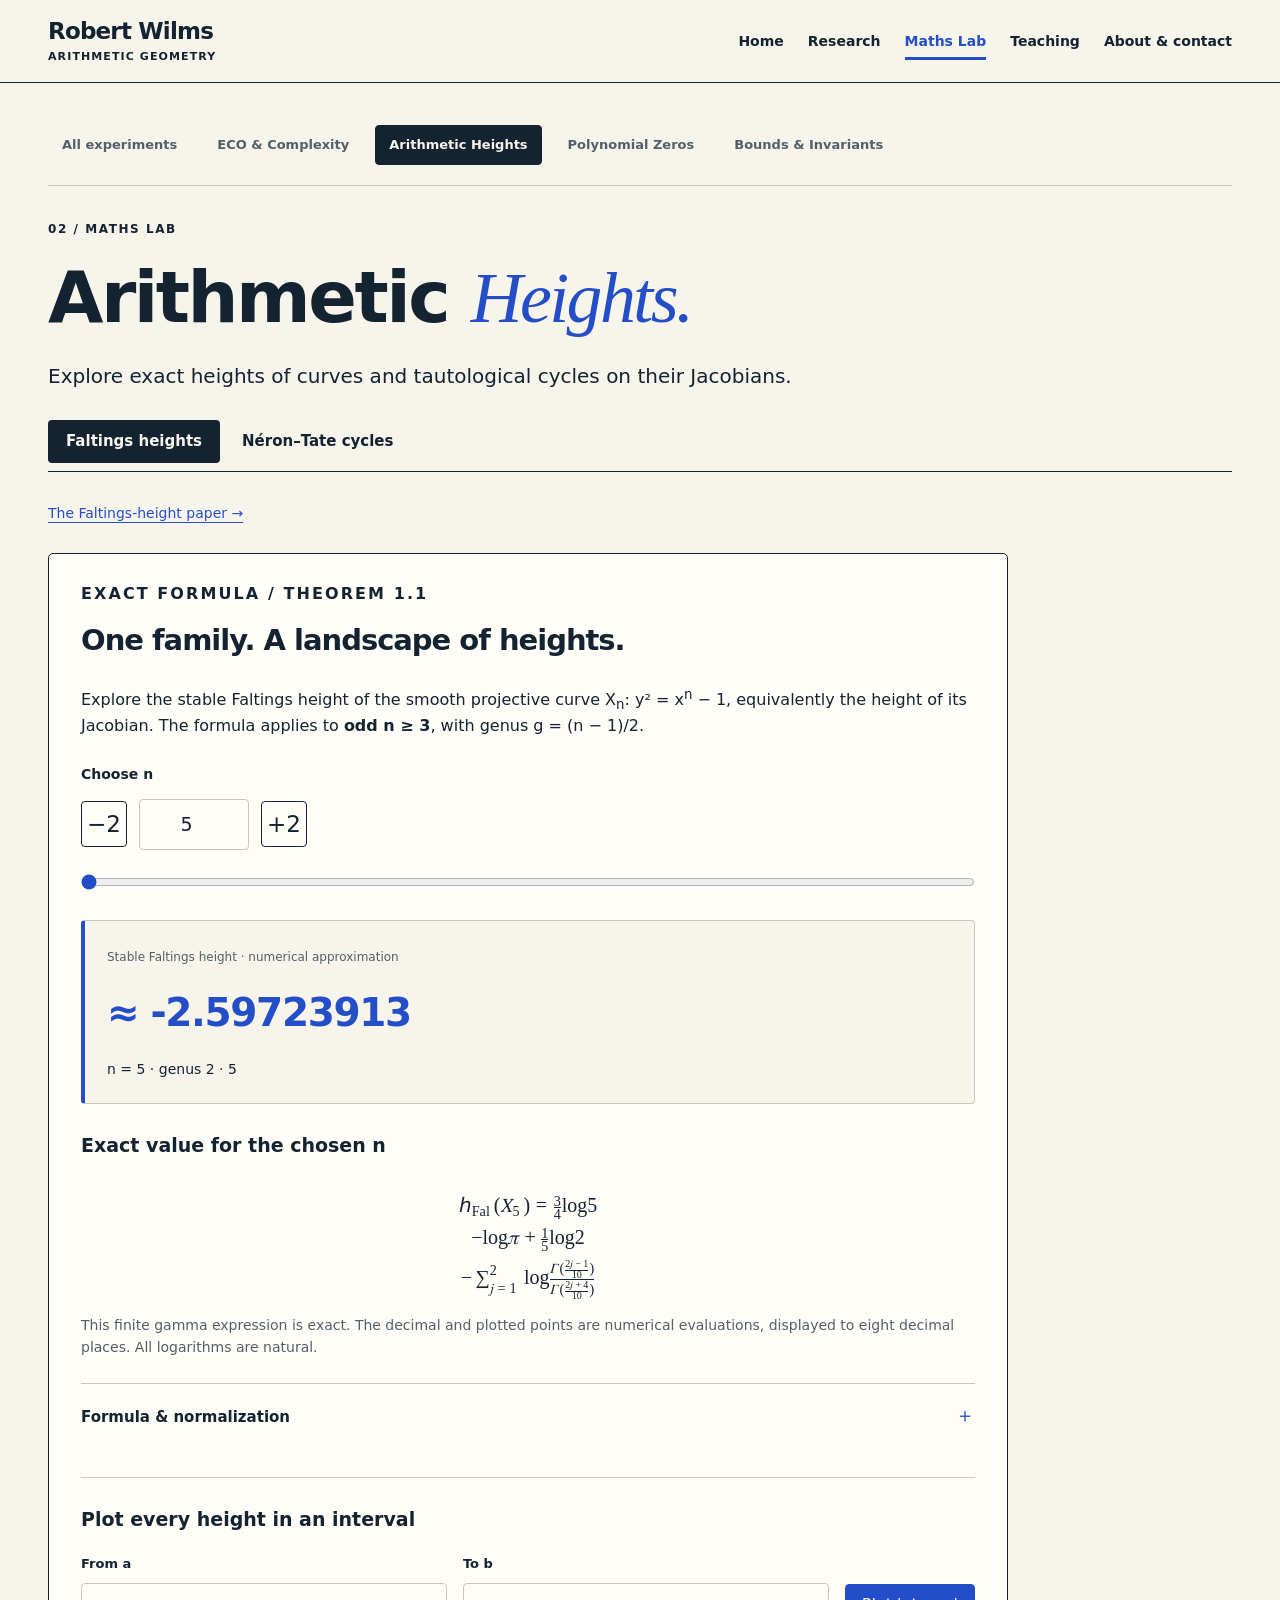
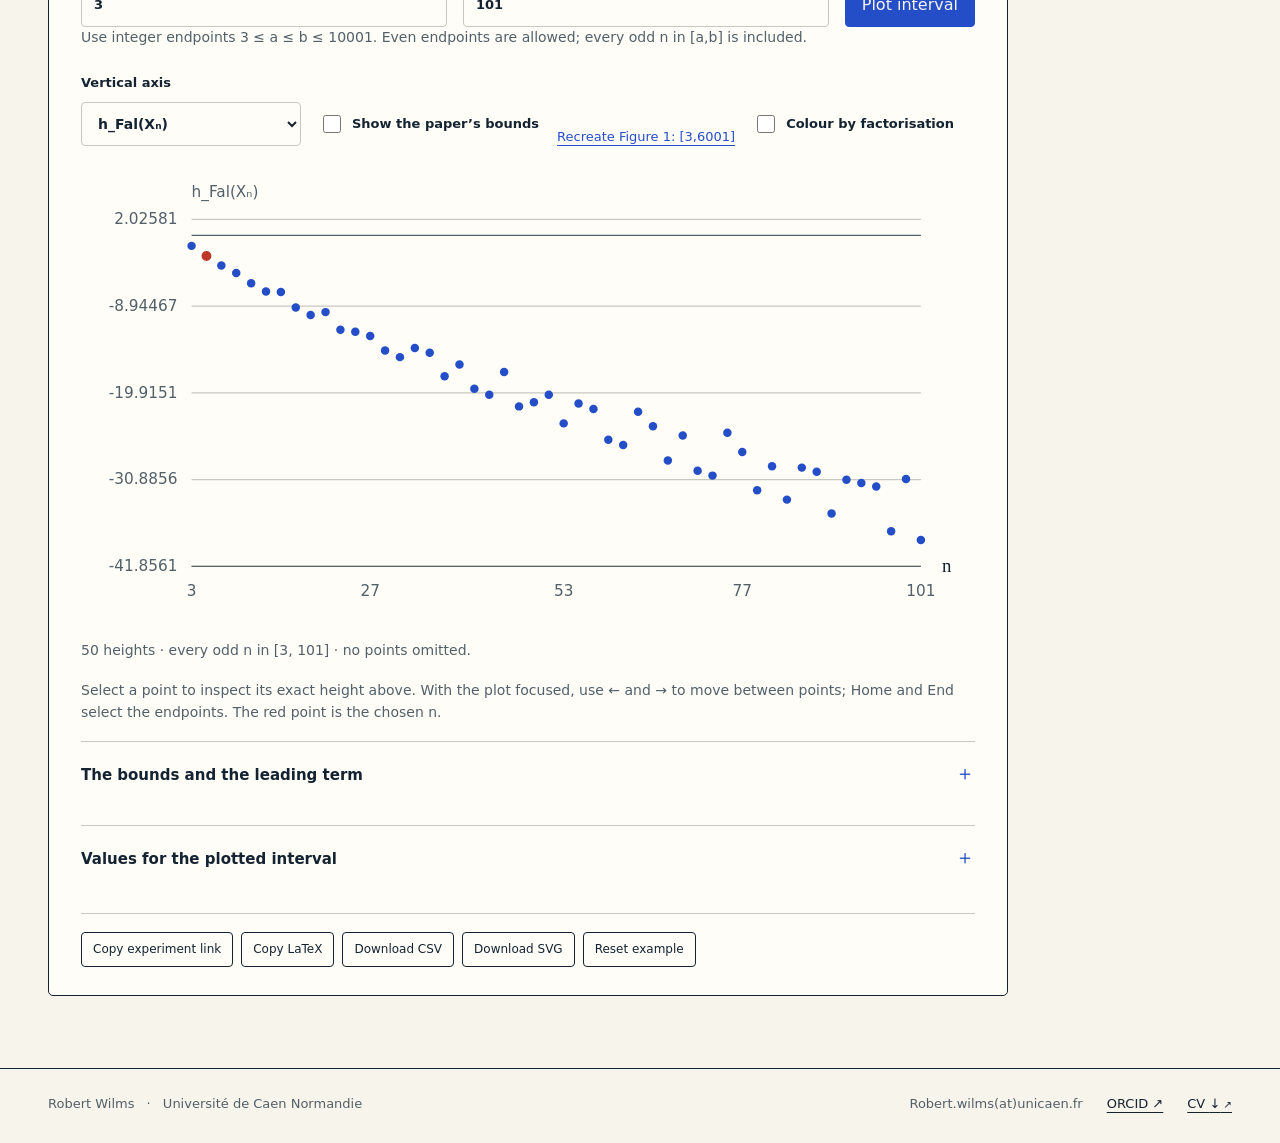
<file: heights/index.html>
<!doctype html>
<html lang="en"><head><meta charset="utf-8"><meta name="viewport" content="width=device-width, initial-scale=1"><meta name="color-scheme" content="light dark"><title>Arithmetic Heights — Maths Lab — Robert Wilms</title><meta name="description" content="Compute exact formulas for Faltings heights and Néron–Tate cycle heights, compare examples and export mathematical results."><link rel="icon" href="../assets/favicon.svg" type="image/svg+xml"><link rel="stylesheet" href="../assets/site.css"><script src="../assets/math.js" defer></script><script src="../assets/research-math.js" defer></script><script src="../assets/lab-kit.js" defer></script><script src="../assets/site.js" defer></script><script src="../assets/research-tools.js" defer></script><link rel="canonical" href="https://www.robert-wilms.de/heights/"><meta property="og:type" content="website"><meta property="og:site_name" content="Robert Wilms · Mathematics"><meta property="og:title" content="Arithmetic Heights — Maths Lab — Robert Wilms"><meta property="og:description" content="Compute exact formulas for Faltings heights and Néron–Tate cycle heights, compare examples and export mathematical results."><meta property="og:url" content="https://www.robert-wilms.de/heights/"><meta property="og:image" content="https://www.robert-wilms.de/assets/social/heights.png"><meta property="og:image:width" content="1200"><meta property="og:image:height" content="630"><meta property="og:image:alt" content="Arithmetic Heights — Maths Lab — Robert Wilms — mathematics by Robert Wilms"><meta name="twitter:card" content="summary_large_image"><meta name="twitter:title" content="Arithmetic Heights — Maths Lab — Robert Wilms"><meta name="twitter:description" content="Compute exact formulas for Faltings heights and Néron–Tate cycle heights, compare examples and export mathematical results."><meta name="twitter:image" content="https://www.robert-wilms.de/assets/social/heights.png"><script src="../assets/refinements.js" defer></script></head>
<body data-page="heights"><a class="skip" href="#main-heights">Skip to content</a><header class="site-header"><div class="header-inner"><a class="wordmark" href="../index.html">Robert Wilms<span>Arithmetic geometry</span></a><button class="menu-toggle js-only" aria-controls="main-nav" aria-expanded="false">Menu ☰</button><nav id="main-nav" aria-label="Main navigation"><a href="../index.html" data-nav="home">Home</a><a href="../research/index.html" data-nav="research">Research</a><a href="../lab/index.html" data-nav="lab" aria-current="page">Maths Lab</a><a href="../teaching/index.html" data-nav="teaching">Teaching</a><a href="../about/index.html" data-nav="about">About &amp; contact</a></nav></div></header>
<main class="page wrap" id="main-heights" data-view="heights" data-view-title="Arithmetic Heights — Maths Lab — Robert Wilms" data-nav-group="lab" tabindex="-1"><nav class="lab-navigation" aria-label="Maths Lab sections"><a href="../lab/index.html">All experiments</a><a href="../eco/index.html">ECO &amp; Complexity</a><a href="../heights/index.html" aria-current="page">Arithmetic Heights</a><a href="../zeros/index.html">Polynomial Zeros</a><a href="../bounds/index.html">Bounds &amp; Invariants</a></nav><header class="page-heading lab-heading"><p class="eyebrow">02 / Maths Lab</p><h1>Arithmetic <em>Heights.</em></h1><p class="lead">Explore exact heights of curves and tautological cycles on their Jacobians.</p></header><div class="tabs" data-tabs="height-model" aria-label="Height-Model sections"><button id="tab-heights-faltings" data-panel="heights-faltings">Faltings heights</button><button id="tab-heights-cycles" data-panel="heights-cycles">Néron–Tate cycles</button></div><section id="heights-faltings" data-tab-group="height-model"><div class="lab-paper-link"><a class="" href="../research/index.html#paper-faltings-height">The Faltings-height paper →</a></div><div class="lab-workspace"><div class="lab-experiment"><section id="lab-faltings-height-tool" data-faltings-tool data-tool-prefix="lab-"><p class="eyebrow">Exact formula / Theorem 1.1</p><h3>One family. A landscape of heights.</h3><p>Explore the stable Faltings height of the smooth projective curve X<sub>n</sub>: y² = x<sup>n</sup> − 1, equivalently the height of its Jacobian. The formula applies to <strong>odd n ≥ 3</strong>, with genus g = (n − 1)/2.</p><div class="faltings-picker js-only"><label for="lab-faltings-n-number">Choose n</label><div class="height-stepper"><button id="lab-faltings-previous" type="button" aria-label="Previous odd n">−2</button><input id="lab-faltings-n-number" type="number" min="3" max="10001" step="2" value="5"><button id="lab-faltings-next" type="button" aria-label="Next odd n">+2</button></div><label for="lab-faltings-n-range" class="sr-only">Slide to choose an odd n</label><input id="lab-faltings-n-range" type="range" min="3" max="10001" step="2" value="5"><p id="lab-faltings-n-error" class="control-error" role="status"></p></div><div class="faltings-value" aria-live="polite"><span>Stable Faltings height · numerical approximation</span><strong id="lab-faltings-decimal">Enable JavaScript to calculate.</strong><p id="lab-faltings-curve"></p></div><div class="faltings-exact-panel"><h4>Exact value for the chosen n</h4><div id="lab-faltings-exact" class="faltings-math" aria-live="polite"></div><p class="plot-caption">This finite gamma expression is exact. The decimal and plotted points are numerical evaluations, displayed to eight decimal places. All logarithms are natural.</p></div><details class="faltings-normalization"><summary>Formula &amp; normalization</summary><p>Writing e<sub>p</sub> = ord<sub>p</sub>(n), Theorem 1.1 gives</p><div class="faltings-math"><math display="block" aria-label="The Faltings height is n over 8 times the sum over primes dividing n of (p to 2e minus 1) divided by (p to 2e minus 1 times (p squared minus 1)), times log p, plus n over 8 log n, minus g over 2 log pi, plus g over 2n log 2, minus the sum from j equals 1 to g of log Gamma((2j minus 1)/(2n)) over Gamma((n plus 2j minus 1)/(2n))."><mtable columnalign="left"><mtr><mtd><msub><mi>h</mi><mtext>Fal</mtext></msub><mo>(</mo><msub><mi>X</mi><mi>n</mi></msub><mo>)</mo><mo>=</mo><mfrac><mi>n</mi><mn>8</mn></mfrac><munder><mo>∑</mo><mrow><mi>p</mi><mo>∣</mo><mi>n</mi></mrow></munder><mfrac><mrow><msup><mi>p</mi><mrow><mn>2</mn><msub><mi>e</mi><mi>p</mi></msub></mrow></msup><mo>−</mo><mn>1</mn></mrow><mrow><msup><mi>p</mi><mrow><mn>2</mn><msub><mi>e</mi><mi>p</mi></msub><mo>−</mo><mn>1</mn></mrow></msup><mo>(</mo><msup><mi>p</mi><mn>2</mn></msup><mo>−</mo><mn>1</mn><mo>)</mo></mrow></mfrac><mi>log</mi><mi>p</mi><mo>+</mo><mfrac><mi>n</mi><mn>8</mn></mfrac><mi>log</mi><mi>n</mi></mtd></mtr><mtr><mtd><mo>−</mo><mfrac><mi>g</mi><mn>2</mn></mfrac><mi>log</mi><mi>π</mi><mo>+</mo><mfrac><mi>g</mi><mrow><mn>2</mn><mi>n</mi></mrow></mfrac><mi>log</mi><mn>2</mn><mo>−</mo><munderover><mo>∑</mo><mrow><mi>j</mi><mo>=</mo><mn>1</mn></mrow><mi>g</mi></munderover><mi>log</mi><mfrac><mrow><mi>Γ</mi><mo>(</mo><mfrac><mrow><mn>2</mn><mi>j</mi><mo>−</mo><mn>1</mn></mrow><mrow><mn>2</mn><mi>n</mi></mrow></mfrac><mo>)</mo></mrow><mrow><mi>Γ</mi><mo>(</mo><mfrac><mrow><mi>n</mi><mo>+</mo><mn>2</mn><mi>j</mi><mo>−</mo><mn>1</mn></mrow><mrow><mn>2</mn><mi>n</mi></mrow></mfrac><mo>)</mo></mrow></mfrac><mo>.</mo></mtd></mtr></mtable></math></div><p>The sum over p runs over prime divisors of n. The exact result above combines the log n term with this prime sum and reduces the rational coefficients.</p><p>The normalization is the paper’s: the metric is induced by ⟨η,η′⟩ = (i/2) ∫ η ∧ η̄′. The height is stable, computed after semistable reduction. Γ denotes Euler’s gamma function.</p><a href="https://arxiv.org/abs/2601.15271" target="_blank" rel="noopener" aria-describedby="new-tab-hint" class="new-tab has-link-icon" title="Opens in a new tab">Read the paper on arXiv ↗</a></details><div class="faltings-interval"><h4>Plot every height in an interval</h4><div class="faltings-interval-controls js-only"><label for="lab-faltings-a">From a<input id="lab-faltings-a" type="number" min="3" max="10001" step="1" value="3"></label><label for="lab-faltings-b">To b<input id="lab-faltings-b" type="number" min="3" max="10001" step="1" value="101"></label><button type="button" id="lab-faltings-plot-button" class="primary">Plot interval</button></div><p class="plot-caption">Use integer endpoints 3 ≤ a ≤ b ≤ 10001. Even endpoints are allowed; every odd n in [a,b] is included.</p><p id="lab-faltings-interval-error" class="control-error" role="status"></p><div class="faltings-plot-toolbar js-only"><label for="lab-faltings-view">Vertical axis<select id="lab-faltings-view"><option value="height">h_Fal(Xₙ)</option><option value="remainder">h_Fal(Xₙ) − (n/8) log n</option></select></label><label class="check-label"><input id="lab-faltings-bounds" type="checkbox"> Show the paper’s bounds</label><button type="button" id="lab-faltings-figure" class="link-button">Recreate Figure 1: [3,6001]</button><label class="check-label"><input id="lab-faltings-colour" type="checkbox"> Colour by factorisation</label></div><svg class="faltings-plot" id="lab-faltings-plot" viewbox="0 0 760 400" tabindex="0" role="img" aria-label="Faltings heights for every odd n in the chosen interval" aria-describedby="lab-faltings-plot-help"></svg><p id="lab-faltings-legend" class="factor-legend" hidden><span class="factor-prime">● Prime</span><span class="factor-power">◆ Prime power (exponent ≥ 2)</span><span class="factor-composite">■ Other composite</span></p><p id="lab-faltings-plot-status" class="plot-caption" role="status"></p><p class="plot-caption" id="lab-faltings-plot-help">Select a point to inspect its exact height above. With the plot focused, use ← and → to move between points; Home and End select the endpoints. The red point is the chosen n.</p><details><summary>The bounds and the leading term</summary><div class="formula">−0.975n &lt; h<sub>Fal</sub>(X<sub>n</sub>) − (n/8) log n<br>&lt; (9/64)n log log n − 0.263n.</div><p>Corollary 1.2 gives these strict bounds. Toggle them to see the lower bound in teal and the upper bound in dashed red. The second vertical-axis option subtracts the leading term to reveal the remaining variation.</p></details><details class="faltings-table-panel" id="lab-faltings-table-panel"><summary>Values for the plotted interval</summary><div class="root-table-wrap"><table class="root-table"><thead><tr><th>n</th><th>Genus</th><th>h<sub>Fal</sub>(X<sub>n</sub>) ≈</th></tr></thead><tbody id="lab-faltings-table"></tbody></table></div></details></div></section></div></div></section><section id="heights-cycles" data-tab-group="height-model"><div class="lab-paper-link"><a class="" href="../research/index.html#paper-self-products">The self-products paper →</a></div><div class="lab-workspace"><div class="lab-experiment"><section id="lab-cycle-height-tool" data-cycle-tool data-tool-prefix="lab-"><p class="eyebrow">Self-products of curves / Theorem 1.1</p><h3>From a vector to a height.</h3><p>Let X/K be a smooth projective geometrically connected curve of genus g ≥ 2 with semistable reduction. Fix the canonical degree-one class <strong>α = ω/(2g−2)</strong>, up to torsion. In J = Pic<sup>0</sup>(X), let</p><div class="formula">Z<sub>m,α</sub> = image(X<sup>r</sup> → J),   (x₁,…,xᵣ) ↦ ∑<sub>j=1</sub><sup>r</sup> m<sub>j</sub>(x<sub>j</sub>−α).</div><p>Choose nonzero integers m<sub>j</sub>; negative entries are allowed. The calculator gives exact rational coefficients of the curve’s normalized invariants.</p><div class="cycle-presets js-only" role="group" aria-label="Cycle-height examples"><button data-cycle-preset="one">r = 1</button><button data-cycle-preset="jacobian">r = g</button><button data-cycle-preset="sum">m = (1, 1)</button><button data-cycle-preset="difference">m = (1, −1)</button></div><div class="cycle-controls js-only"><div><label for="lab-cycle-g">Genus g = <output id="lab-cycle-g-value">3</output></label><input id="lab-cycle-g" type="range" min="2" max="30" step="1" value="3"></div><div><label for="lab-cycle-r">Number of factors r = <output id="lab-cycle-r-value">2</output></label><input id="lab-cycle-r" type="range" min="1" max="3" step="1" value="2"></div></div><p class="plot-caption">1 ≤ r ≤ g. At r = g, the image is the whole Jacobian and its height is zero.</p><fieldset class="cycle-weights js-only"><legend>Vector m</legend><div id="lab-cycle-entries" class="cycle-entry-grid"></div></fieldset><p id="lab-cycle-error" class="control-error" role="status"></p><div class="cycle-value" aria-live="polite"><span class="eyebrow">Exact Néron–Tate height</span><div id="lab-cycle-result" class="cycle-exact formula">Enable JavaScript to calculate the exact expression.</div><p id="lab-cycle-summary" class="plot-caption"></p><p id="lab-cycle-case" class="plot-caption"></p></div><div class="formula">Ω = ω̂²/[K:Q],   Φ = φ(X)/[K:Q].</div><p class="plot-caption">Here φ(X) is the global invariant, including the finite-place and complex-embedding contributions. A numerical height also requires Ω and Φ for your curve.</p><details><summary>The formula and its normalization</summary><p>Write S₂ = ∑ m<sub>j</sub>² and P = ∑<sub>j&lt;k</sub> m<sub>j</sub>m<sub>k</sub>. The choice of α makes h<sub>NT</sub>(α−ω/(2g−2)) = 0.</p><div class="formula">h′<sub>ℒ</sub>(Z<sub>m,α</sub>) = AΩ + BΦ.</div><p>For 2 ≤ r &lt; g:</p><div class="cycle-source-formulas"><math display="block"><mi>A</mi><mo>=</mo><mfrac><mrow><mo>(</mo><mi>g</mi><mo>−</mo><mi>r</mi><mo>)</mo><mo>[</mo><mn>3</mn><mi>g</mi><mo>(</mo><mi>g</mi><mo>−</mo><mn>2</mn><mo>)</mo><msub><mi>S</mi><mn>2</mn></msub><mo>−</mo><mn>2</mn><mo>(</mo><mn>2</mn><mi>g</mi><mo>+</mo><mn>1</mn><mo>)</mo><mi>P</mi><mo>]</mo></mrow><mrow><mn>24</mn><mi>g</mi><msup><mrow><mo>(</mo><mi>g</mi><mo>−</mo><mn>1</mn><mo>)</mo></mrow><mn>2</mn></msup><mo>(</mo><mi>g</mi><mo>−</mo><mn>2</mn><mo>)</mo></mrow></mfrac></math><math display="block"><mi>B</mi><mo>=</mo><mfrac><mrow><mo>(</mo><mi>g</mi><mo>−</mo><mi>r</mi><mo>)</mo><mi>P</mi></mrow><mrow><mn>6</mn><mi>g</mi><mo>(</mo><mi>g</mi><mo>−</mo><mn>1</mn><mo>)</mo><mo>(</mo><mi>g</mi><mo>−</mo><mn>2</mn><mo>)</mo></mrow></mfrac></math></div><p>For r = 1: A = m₁²/[8(g−1)] and B = 0. For r = g: A = B = 0. These separate cases also cover genus two without division by g−2.</p><p>ℒ is a symmetric line bundle inducing the canonical principal polarization. The normalization is h′<sub>ℒ</sub>(Z) = ⟨ℒ̂<sup>r+1</sup>|Z⟩ / ([K:Q](r+1)⟨ℒ<sup>r</sup>|Z⟩).</p><a href="https://arxiv.org/abs/1903.12159" target="_blank" rel="noopener" aria-describedby="new-tab-hint" class="new-tab has-link-icon" title="Opens in a new tab">Read Theorem 1.1 ↗</a></details></section></div></div></section></main>
<footer class="site-footer wrap"><p>Robert Wilms <span>·</span> Université de Caen Normandie</p><div><span class="contact-email">Robert.wilms(at)unicaen.fr</span><a href="https://orcid.org/0000-0001-8686-0551" target="_blank" rel="noopener" aria-describedby="new-tab-hint" class="new-tab has-link-icon" title="Opens in a new tab">ORCID ↗</a><a href="../files/cv.pdf" target="_blank" rel="noopener" aria-describedby="new-tab-hint" class="new-tab" title="Opens in a new tab">CV <span aria-hidden="true">↓</span></a></div></footer>
<dialog id="comic-reader" aria-labelledby="reader-title"><div class="reader-head"><h2 id="reader-title">Comic</h2><button id="reader-close" autofocus aria-label="Close comic">Close ×</button></div><div id="reader-canvas" tabindex="0" aria-label="Comic image; zoom to fit the window width, then scroll vertically"><img id="reader-image" alt=""></div><div id="reader-panel-view" hidden><svg id="reader-panel-svg" role="img" aria-label="Selected comic panel"></svg><div class="reader-panel-controls"><button id="reader-panel-prev">← Previous panel</button><span id="reader-panel-status" role="status"></span><button id="reader-panel-next">Next panel →</button></div><p id="reader-panel-description" class="plot-caption"></p></div><div class="reader-tools"><button id="reader-zoom" aria-pressed="false">Zoom in</button><a id="reader-original" href="#" target="_blank" rel="noopener" aria-describedby="new-tab-hint" class="new-tab has-link-icon" title="Opens in a new tab">Open image ↗</a><button id="reader-panels" aria-pressed="false" hidden>Read panel by panel</button></div><details><summary>Text version &amp; panel descriptions</summary><p id="reader-transcript"></p></details></dialog>
<dialog id="copy-dialog" aria-labelledby="copy-heading"><h2 id="copy-heading">Copy citation</h2><p>Select and copy the text below.</p><textarea id="copy-text" rows="6" readonly aria-label="Citation text"></textarea><button id="copy-close">Close</button></dialog><p class="toast" id="toast" role="status" hidden></p><noscript><div class="noscript">All publications, sections and download links are available. Enable JavaScript to use the interactive experiments, filters and comic reader.</div></noscript>
<span id="new-tab-hint" class="sr-only">Opens in a new tab.</span></body></html>
</file>
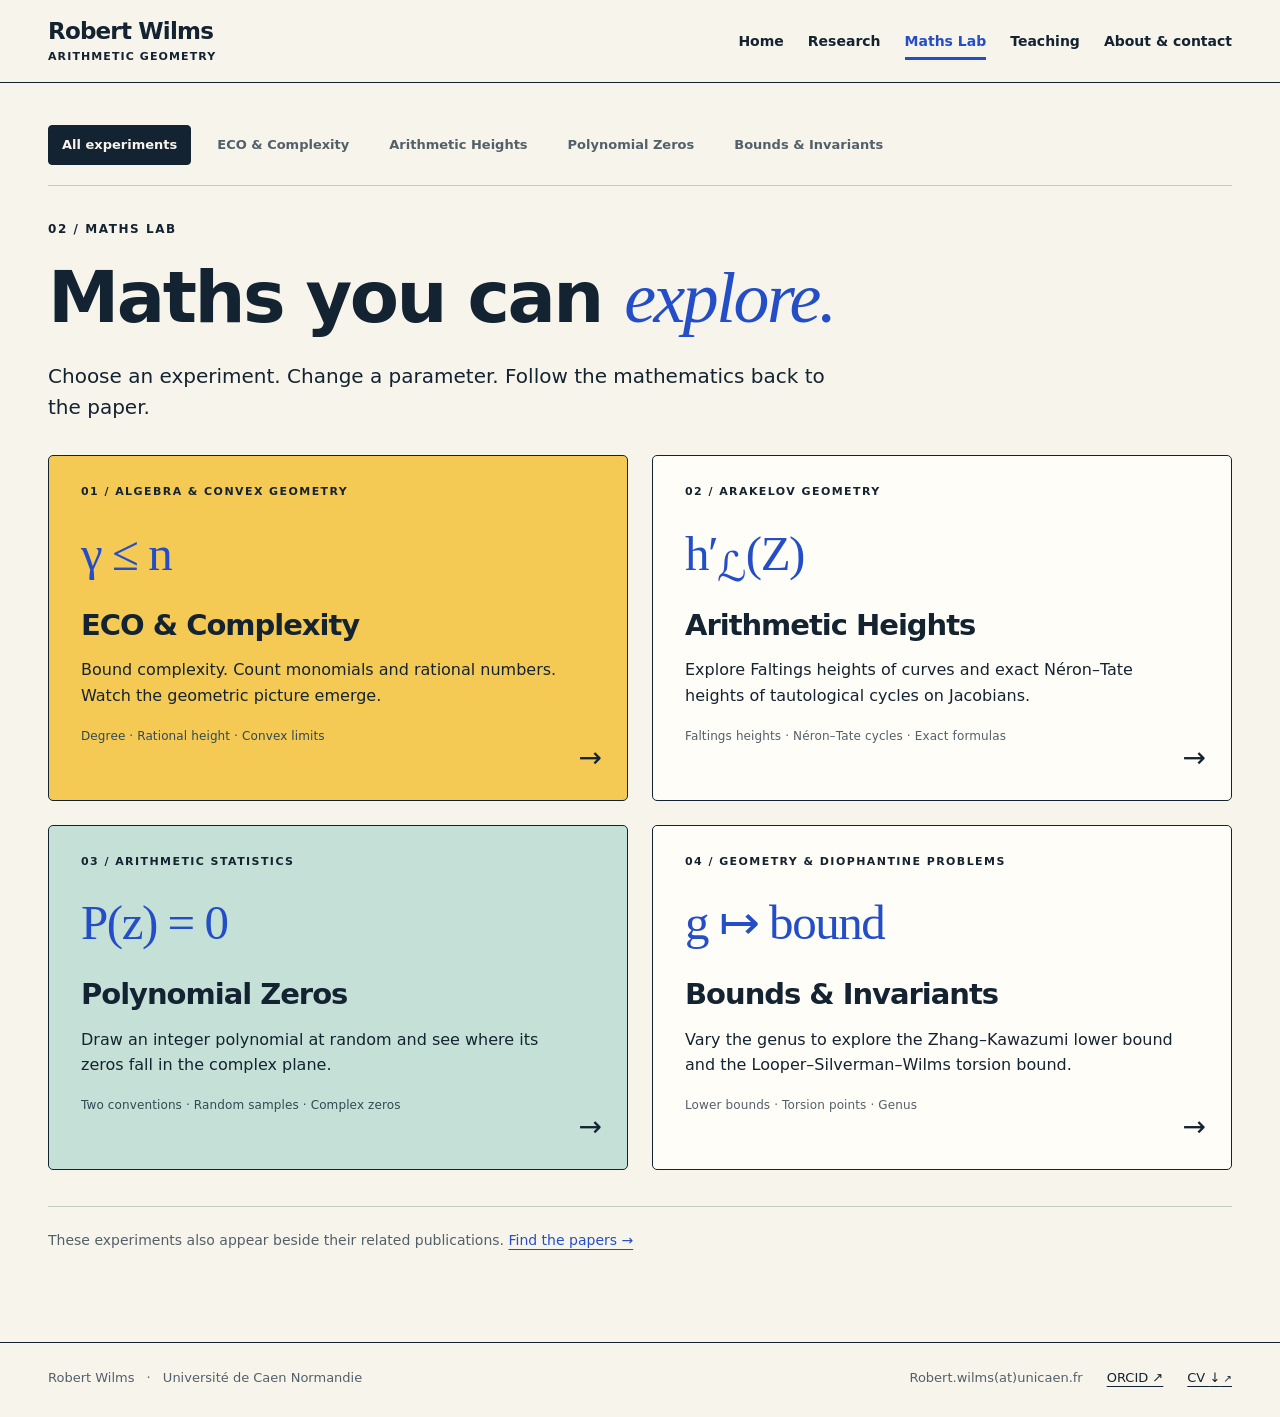
<file: lab/index.html>
<!doctype html>
<html lang="en"><head><meta charset="utf-8"><meta name="viewport" content="width=device-width, initial-scale=1"><meta name="color-scheme" content="light dark"><title>Maths Lab — Robert Wilms</title><meta name="description" content="Explore Robert Wilms’s mathematics: ECO functions, arithmetic heights, zeros of integer polynomials and explicit geometric bounds."><link rel="icon" href="../assets/favicon.svg" type="image/svg+xml"><link rel="stylesheet" href="../assets/site.css"><script src="../assets/math.js" defer></script><script src="../assets/research-math.js" defer></script><script src="../assets/lab-kit.js" defer></script><script src="../assets/site.js" defer></script><script src="../assets/research-tools.js" defer></script><link rel="canonical" href="https://www.robert-wilms.de/lab/"><meta property="og:type" content="website"><meta property="og:site_name" content="Robert Wilms · Mathematics"><meta property="og:title" content="Maths Lab — Robert Wilms"><meta property="og:description" content="Explore Robert Wilms’s mathematics: ECO functions, arithmetic heights, zeros of integer polynomials and explicit geometric bounds."><meta property="og:url" content="https://www.robert-wilms.de/lab/"><meta property="og:image" content="https://www.robert-wilms.de/assets/social/lab.png"><meta property="og:image:width" content="1200"><meta property="og:image:height" content="630"><meta property="og:image:alt" content="Maths Lab — Robert Wilms — mathematics by Robert Wilms"><meta name="twitter:card" content="summary_large_image"><meta name="twitter:title" content="Maths Lab — Robert Wilms"><meta name="twitter:description" content="Explore Robert Wilms’s mathematics: ECO functions, arithmetic heights, zeros of integer polynomials and explicit geometric bounds."><meta name="twitter:image" content="https://www.robert-wilms.de/assets/social/lab.png"><script src="../assets/refinements.js" defer></script></head>
<body data-page="lab"><a class="skip" href="#main-lab">Skip to content</a><header class="site-header"><div class="header-inner"><a class="wordmark" href="../index.html">Robert Wilms<span>Arithmetic geometry</span></a><button class="menu-toggle js-only" aria-controls="main-nav" aria-expanded="false">Menu ☰</button><nav id="main-nav" aria-label="Main navigation"><a href="../index.html" data-nav="home">Home</a><a href="../research/index.html" data-nav="research">Research</a><a href="../lab/index.html" data-nav="lab" aria-current="page">Maths Lab</a><a href="../teaching/index.html" data-nav="teaching">Teaching</a><a href="../about/index.html" data-nav="about">About &amp; contact</a></nav></div></header>
<main class="page wrap" id="main-lab" data-view="lab" data-view-title="Maths Lab — Robert Wilms" data-nav-group="lab" tabindex="-1"><nav class="lab-navigation" aria-label="Maths Lab sections"><a href="../lab/index.html" aria-current="page">All experiments</a><a href="../eco/index.html">ECO &amp; Complexity</a><a href="../heights/index.html">Arithmetic Heights</a><a href="../zeros/index.html">Polynomial Zeros</a><a href="../bounds/index.html">Bounds &amp; Invariants</a></nav><header class="page-heading lab-heading"><p class="eyebrow">02 / Maths Lab</p><h1>Maths you can <em>explore.</em></h1><p class="lead">Choose an experiment. Change a parameter. Follow the mathematics back to the paper.</p></header><div class="lab-card-grid"><a class="lab-card yellow" href="../eco/index.html"><span class="eyebrow">01 / Algebra &amp; convex geometry</span><div class="lab-glyph" aria-hidden="true">γ ≤ n</div><h2>ECO &amp; Complexity</h2><p>Bound complexity. Count monomials and rational numbers. Watch the geometric picture emerge.</p><small>Degree · Rational height · Convex limits</small><span class="lab-card-arrow" aria-hidden="true">→</span></a><a class="lab-card cream" href="../heights/index.html"><span class="eyebrow">02 / Arakelov geometry</span><div class="lab-glyph" aria-hidden="true">h′<sub>ℒ</sub>(Z)</div><h2>Arithmetic Heights</h2><p>Explore Faltings heights of curves and exact Néron–Tate heights of tautological cycles on Jacobians.</p><small>Faltings heights · Néron–Tate cycles · Exact formulas</small><span class="lab-card-arrow" aria-hidden="true">→</span></a><a class="lab-card teal" href="../zeros/index.html"><span class="eyebrow">03 / Arithmetic statistics</span><div class="lab-glyph" aria-hidden="true">P(z) = 0</div><h2>Polynomial Zeros</h2><p>Draw an integer polynomial at random and see where its zeros fall in the complex plane.</p><small>Two conventions · Random samples · Complex zeros</small><span class="lab-card-arrow" aria-hidden="true">→</span></a><a class="lab-card cream" href="../bounds/index.html"><span class="eyebrow">04 / Geometry &amp; Diophantine problems</span><div class="lab-glyph" aria-hidden="true">g ↦ bound</div><h2>Bounds &amp; Invariants</h2><p>Vary the genus to explore the Zhang–Kawazumi lower bound and the Looper–Silverman–Wilms torsion bound.</p><small>Lower bounds · Torsion points · Genus</small><span class="lab-card-arrow" aria-hidden="true">→</span></a></div><p class="lab-footer-note">These experiments also appear beside their related publications. <a class="" href="../research/index.html">Find the papers →</a></p></main>
<footer class="site-footer wrap"><p>Robert Wilms <span>·</span> Université de Caen Normandie</p><div><span class="contact-email">Robert.wilms(at)unicaen.fr</span><a href="https://orcid.org/0000-0001-8686-0551" target="_blank" rel="noopener" aria-describedby="new-tab-hint" class="new-tab has-link-icon" title="Opens in a new tab">ORCID ↗</a><a href="../files/cv.pdf" target="_blank" rel="noopener" aria-describedby="new-tab-hint" class="new-tab" title="Opens in a new tab">CV <span aria-hidden="true">↓</span></a></div></footer>
<dialog id="comic-reader" aria-labelledby="reader-title"><div class="reader-head"><h2 id="reader-title">Comic</h2><button id="reader-close" autofocus aria-label="Close comic">Close ×</button></div><div id="reader-canvas" tabindex="0" aria-label="Comic image; zoom to fit the window width, then scroll vertically"><img id="reader-image" alt=""></div><div id="reader-panel-view" hidden><svg id="reader-panel-svg" role="img" aria-label="Selected comic panel"></svg><div class="reader-panel-controls"><button id="reader-panel-prev">← Previous panel</button><span id="reader-panel-status" role="status"></span><button id="reader-panel-next">Next panel →</button></div><p id="reader-panel-description" class="plot-caption"></p></div><div class="reader-tools"><button id="reader-zoom" aria-pressed="false">Zoom in</button><a id="reader-original" href="#" target="_blank" rel="noopener" aria-describedby="new-tab-hint" class="new-tab has-link-icon" title="Opens in a new tab">Open image ↗</a><button id="reader-panels" aria-pressed="false" hidden>Read panel by panel</button></div><details><summary>Text version &amp; panel descriptions</summary><p id="reader-transcript"></p></details></dialog>
<dialog id="copy-dialog" aria-labelledby="copy-heading"><h2 id="copy-heading">Copy citation</h2><p>Select and copy the text below.</p><textarea id="copy-text" rows="6" readonly aria-label="Citation text"></textarea><button id="copy-close">Close</button></dialog><p class="toast" id="toast" role="status" hidden></p><noscript><div class="noscript">All publications, sections and download links are available. Enable JavaScript to use the interactive experiments, filters and comic reader.</div></noscript>
<span id="new-tab-hint" class="sr-only">Opens in a new tab.</span></body></html>
</file>
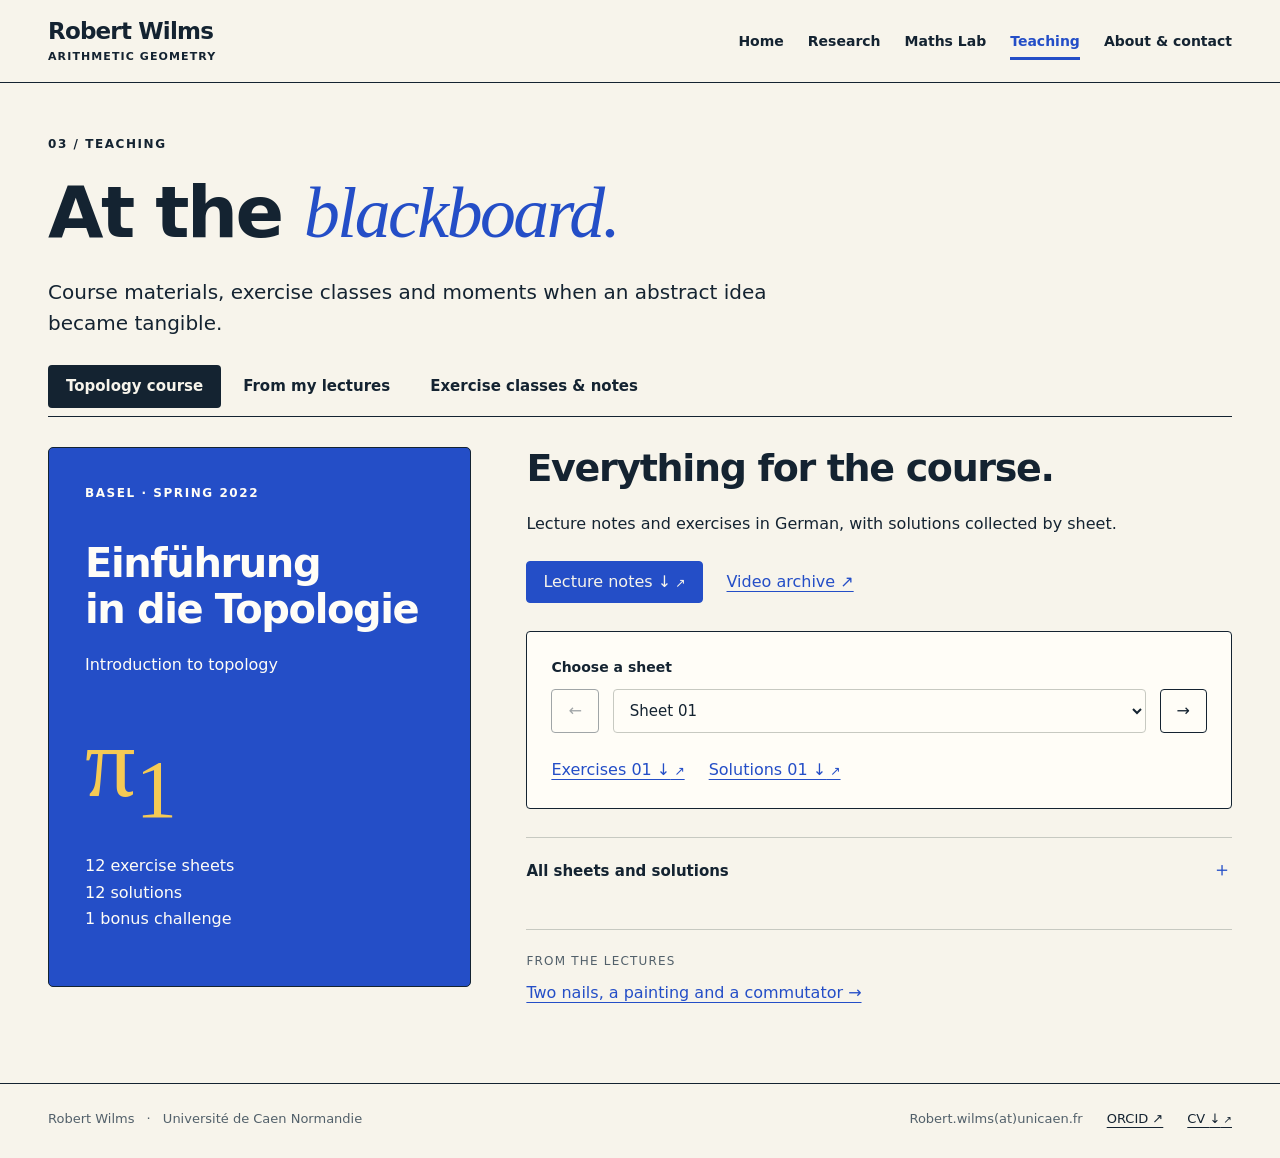
<file: teaching/index.html>
<!doctype html>
<html lang="en"><head><meta charset="utf-8"><meta name="viewport" content="width=device-width, initial-scale=1"><meta name="color-scheme" content="light dark"><title>Teaching — Robert Wilms</title><meta name="description" content="Robert Wilms’s topology lectures, exercise sheets, solutions and interactive explanations of fundamental groups and product topology."><link rel="icon" href="../assets/favicon.svg" type="image/svg+xml"><link rel="stylesheet" href="../assets/site.css"><script src="../assets/math.js" defer></script><script src="../assets/research-math.js" defer></script><script src="../assets/lab-kit.js" defer></script><script src="../assets/site.js" defer></script><script src="../assets/research-tools.js" defer></script><link rel="canonical" href="https://www.robert-wilms.de/teaching/"><meta property="og:type" content="website"><meta property="og:site_name" content="Robert Wilms · Mathematics"><meta property="og:title" content="Teaching — Robert Wilms"><meta property="og:description" content="Robert Wilms’s topology lectures, exercise sheets, solutions and interactive explanations of fundamental groups and product topology."><meta property="og:url" content="https://www.robert-wilms.de/teaching/"><meta property="og:image" content="https://www.robert-wilms.de/assets/social/teaching.png"><meta property="og:image:width" content="1200"><meta property="og:image:height" content="630"><meta property="og:image:alt" content="Teaching — Robert Wilms — mathematics by Robert Wilms"><meta name="twitter:card" content="summary_large_image"><meta name="twitter:title" content="Teaching — Robert Wilms"><meta name="twitter:description" content="Robert Wilms’s topology lectures, exercise sheets, solutions and interactive explanations of fundamental groups and product topology."><meta name="twitter:image" content="https://www.robert-wilms.de/assets/social/teaching.png"><script src="../assets/refinements.js" defer></script></head>
<body data-page="teaching"><a class="skip" href="#main-teaching">Skip to content</a><header class="site-header"><div class="header-inner"><a class="wordmark" href="../index.html">Robert Wilms<span>Arithmetic geometry</span></a><button class="menu-toggle js-only" aria-controls="main-nav" aria-expanded="false">Menu ☰</button><nav id="main-nav" aria-label="Main navigation"><a href="../index.html" data-nav="home">Home</a><a href="../research/index.html" data-nav="research">Research</a><a href="../lab/index.html" data-nav="lab">Maths Lab</a><a href="../teaching/index.html" data-nav="teaching" aria-current="page">Teaching</a><a href="../about/index.html" data-nav="about">About &amp; contact</a></nav></div></header>
<main class="page wrap" id="main-teaching" data-view="teaching" data-view-title="Teaching — Robert Wilms" data-nav-group="teaching" tabindex="-1"><header class="page-heading"><p class="eyebrow">03 / Teaching</p><h1>At the <em>blackboard.</em></h1><p class="lead">Course materials, exercise classes and moments when an abstract idea became tangible.</p></header><div class="tabs" data-tabs="teaching" aria-label="Teaching sections"><button id="tab-teaching-course" data-panel="teaching-course">Topology course</button><button id="tab-teaching-stories" data-panel="teaching-stories">From my lectures</button><button id="tab-teaching-archive" data-panel="teaching-archive">Exercise classes &amp; notes</button></div>
<section id="teaching-course" data-tab-group="teaching"><div class="course-layout"><div class="panel blue course-title"><p class="eyebrow">Basel · Spring 2022</p><h2>Einführung<br>in die Topologie</h2><p>Introduction to topology</p><span class="course-symbol" aria-hidden="true">π<sub>1</sub></span><p>12 exercise sheets<br>12 solutions<br>1 bonus challenge</p></div><div><h2>Everything for the course.</h2><p>Lecture notes and exercises in German, with solutions collected by sheet.</p><div class="actions"><a class="button primary new-tab" href="../files/teaching/topology/Skript.pdf" target="_blank" rel="noopener" aria-describedby="new-tab-hint" title="Opens in a new tab">Lecture notes ↓</a><a href="https://unibas.cloud.panopto.eu/Panopto/Pages/Sessions/List.aspx" target="_blank" rel="noopener" aria-describedby="new-tab-hint" class="new-tab has-link-icon" title="Opens in a new tab">Video archive ↗</a></div><div class="sheet-picker js-only"><label for="sheet-select">Choose a sheet</label><div class="sheet-controls"><button id="sheet-prev" aria-label="Previous sheet">←</button><select id="sheet-select"><option value="1">Sheet 01</option><option value="2">Sheet 02</option><option value="3">Sheet 03</option><option value="4">Sheet 04</option><option value="5">Sheet 05</option><option value="6">Sheet 06</option><option value="7">Sheet 07</option><option value="8">Sheet 08</option><option value="9">Sheet 09</option><option value="10">Sheet 10</option><option value="11">Sheet 11</option><option value="12">Sheet 12</option><option value="bonus">Bonus challenge</option></select><button id="sheet-next" aria-label="Next sheet">→</button></div><div class="actions"><a id="sheet-exercises" href="../files/teaching/topology/blatt01.pdf" target="_blank" rel="noopener" aria-describedby="new-tab-hint" class="new-tab" title="Opens in a new tab">Exercises ↓</a><a id="sheet-solutions" href="../files/teaching/topology/loesung01.pdf" target="_blank" rel="noopener" aria-describedby="new-tab-hint" class="new-tab" title="Opens in a new tab">Solutions ↓</a><span id="sheet-bonus-note" hidden>No separate solution sheet.</span></div></div><details><summary>All sheets and solutions</summary><ul class="sheets"><li><span>Sheet 01</span><a href="../files/teaching/topology/blatt01.pdf" target="_blank" rel="noopener" aria-describedby="new-tab-hint" class="new-tab" title="Opens in a new tab">Exercises <span aria-hidden="true">↓</span></a><a href="../files/teaching/topology/loesung01.pdf" target="_blank" rel="noopener" aria-describedby="new-tab-hint" class="new-tab" title="Opens in a new tab">Solutions <span aria-hidden="true">↓</span></a></li><li><span>Sheet 02</span><a href="../files/teaching/topology/blatt02.pdf" target="_blank" rel="noopener" aria-describedby="new-tab-hint" class="new-tab" title="Opens in a new tab">Exercises <span aria-hidden="true">↓</span></a><a href="../files/teaching/topology/loesung02.pdf" target="_blank" rel="noopener" aria-describedby="new-tab-hint" class="new-tab" title="Opens in a new tab">Solutions <span aria-hidden="true">↓</span></a></li><li><span>Sheet 03</span><a href="../files/teaching/topology/blatt03.pdf" target="_blank" rel="noopener" aria-describedby="new-tab-hint" class="new-tab" title="Opens in a new tab">Exercises <span aria-hidden="true">↓</span></a><a href="../files/teaching/topology/loesung03.pdf" target="_blank" rel="noopener" aria-describedby="new-tab-hint" class="new-tab" title="Opens in a new tab">Solutions <span aria-hidden="true">↓</span></a></li><li><span>Sheet 04</span><a href="../files/teaching/topology/blatt04.pdf" target="_blank" rel="noopener" aria-describedby="new-tab-hint" class="new-tab" title="Opens in a new tab">Exercises <span aria-hidden="true">↓</span></a><a href="../files/teaching/topology/loesung04.pdf" target="_blank" rel="noopener" aria-describedby="new-tab-hint" class="new-tab" title="Opens in a new tab">Solutions <span aria-hidden="true">↓</span></a></li><li><span>Sheet 05</span><a href="../files/teaching/topology/blatt05.pdf" target="_blank" rel="noopener" aria-describedby="new-tab-hint" class="new-tab" title="Opens in a new tab">Exercises <span aria-hidden="true">↓</span></a><a href="../files/teaching/topology/loesung05.pdf" target="_blank" rel="noopener" aria-describedby="new-tab-hint" class="new-tab" title="Opens in a new tab">Solutions <span aria-hidden="true">↓</span></a></li><li><span>Sheet 06</span><a href="../files/teaching/topology/blatt06.pdf" target="_blank" rel="noopener" aria-describedby="new-tab-hint" class="new-tab" title="Opens in a new tab">Exercises <span aria-hidden="true">↓</span></a><a href="../files/teaching/topology/loesung06.pdf" target="_blank" rel="noopener" aria-describedby="new-tab-hint" class="new-tab" title="Opens in a new tab">Solutions <span aria-hidden="true">↓</span></a></li><li><span>Sheet 07</span><a href="../files/teaching/topology/blatt07.pdf" target="_blank" rel="noopener" aria-describedby="new-tab-hint" class="new-tab" title="Opens in a new tab">Exercises <span aria-hidden="true">↓</span></a><a href="../files/teaching/topology/loesung07.pdf" target="_blank" rel="noopener" aria-describedby="new-tab-hint" class="new-tab" title="Opens in a new tab">Solutions <span aria-hidden="true">↓</span></a></li><li><span>Sheet 08</span><a href="../files/teaching/topology/blatt08.pdf" target="_blank" rel="noopener" aria-describedby="new-tab-hint" class="new-tab" title="Opens in a new tab">Exercises <span aria-hidden="true">↓</span></a><a href="../files/teaching/topology/loesung08.pdf" target="_blank" rel="noopener" aria-describedby="new-tab-hint" class="new-tab" title="Opens in a new tab">Solutions <span aria-hidden="true">↓</span></a></li><li><span>Sheet 09</span><a href="../files/teaching/topology/blatt09.pdf" target="_blank" rel="noopener" aria-describedby="new-tab-hint" class="new-tab" title="Opens in a new tab">Exercises <span aria-hidden="true">↓</span></a><a href="../files/teaching/topology/loesung09.pdf" target="_blank" rel="noopener" aria-describedby="new-tab-hint" class="new-tab" title="Opens in a new tab">Solutions <span aria-hidden="true">↓</span></a></li><li><span>Sheet 10</span><a href="../files/teaching/topology/blatt10.pdf" target="_blank" rel="noopener" aria-describedby="new-tab-hint" class="new-tab" title="Opens in a new tab">Exercises <span aria-hidden="true">↓</span></a><a href="../files/teaching/topology/loesung10.pdf" target="_blank" rel="noopener" aria-describedby="new-tab-hint" class="new-tab" title="Opens in a new tab">Solutions <span aria-hidden="true">↓</span></a></li><li><span>Sheet 11</span><a href="../files/teaching/topology/blatt11.pdf" target="_blank" rel="noopener" aria-describedby="new-tab-hint" class="new-tab" title="Opens in a new tab">Exercises <span aria-hidden="true">↓</span></a><a href="../files/teaching/topology/loesung11.pdf" target="_blank" rel="noopener" aria-describedby="new-tab-hint" class="new-tab" title="Opens in a new tab">Solutions <span aria-hidden="true">↓</span></a></li><li><span>Sheet 12</span><a href="../files/teaching/topology/blatt12.pdf" target="_blank" rel="noopener" aria-describedby="new-tab-hint" class="new-tab" title="Opens in a new tab">Exercises <span aria-hidden="true">↓</span></a><a href="../files/teaching/topology/loesung12.pdf" target="_blank" rel="noopener" aria-describedby="new-tab-hint" class="new-tab" title="Opens in a new tab">Solutions <span aria-hidden="true">↓</span></a></li><li><span>Bonus</span><a href="../files/teaching/topology/bonusblatt.pdf" target="_blank" rel="noopener" aria-describedby="new-tab-hint" class="new-tab" title="Opens in a new tab">Exercises <span aria-hidden="true">↓</span></a></li></ul></details><div class="crosslink"><span>From the lectures</span><a class="" href="../teaching/index.html#teaching-stories">Two nails, a painting and a commutator →</a></div></div></div></section>
<section id="teaching-stories" data-tab-group="teaching"><div class="tabs" data-tabs="stories" aria-label="Stories sections"><button id="tab-story-nails" data-panel="story-nails">The two-nail puzzle</button><button id="tab-story-doughnuts" data-panel="story-doughnuts">Circles &amp; doughnuts</button></div><section id="story-nails" data-tab-group="stories"><div class="story-layout story-extended"><div><p class="eyebrow">A moment from my topology teaching</p><h2>A painting that needs<br><em>both</em> nails.</h2><p>I once used a painting hung by a string around two nails to explain the fundamental group of the twice-punctured plane. Remove either nail and the painting falls.</p><div class="formula">π<sub>1</sub>(R<sup>2</sup> ∖ {P<sub>1</sub>, P<sub>2</sub>}) ≅ F(a, b)</div><p>The string represents the nontrivial commutator <strong>aba<sup>−1</sup>b<sup>−1</sup></strong>. Filling either puncture kills its generator and makes this word trivial.</p><div class="experiment nails-demo"><p class="eyebrow">Try the algebra behind the trick</p><div class="nails" aria-label="Two punctures"><span id="nail-a" class="nail">a</span><span id="nail-b" class="nail">b</span></div><p id="nail-word" class="large-equation" aria-live="polite">aba⁻¹b⁻¹ ≠ 1</p><div class="actions js-only"><button id="remove-a">Remove nail a</button><button id="remove-b">Remove nail b</button><button id="reset-nails" class="link-button">Restore both</button></div><p id="nail-explanation" role="status">Both punctures are present: the commutator is nontrivial.</p><small>The display tracks the group word; the comic shows the physical demonstration.</small></div></div><aside><figure class="comic  comic-extended"><a href="../assets/comics/teaching-nails.webp" data-comic="teaching-nails" data-title="The picture that hangs on order" data-transcript="1. The challenge. A student asks whether a picture can hang from two nails yet fall when either nail is removed. Robert replies that the order of the loops is everything.

2. Turn the wall into a space. Close the string along the picture frame to obtain a loop in X = R² ∖ {P₁, P₂}. The based loops a and b go clockwise around the left and right punctures. Homotopy deforms a based loop without meeting a puncture; its projection may cross itself.

3. Why a free group? The twice-punctured plane is homotopy equivalent to a wedge of two circles, so π₁(X, x₀) ≅ F(a, b). Follow paths from left to right. An inverse retraces a path backwards. Only adjacent inverse letters cancel; ab and ba need not agree.

4. Thread the commutator. Use one continuous, unknotted string. In order, pass clockwise around the left nail (a), clockwise around the right (b), anticlockwise around the left (a⁻¹), then anticlockwise around the right (b⁻¹). At crossings, the later pass lies in front. The word is w = aba⁻¹b⁻¹.

5. Why it stays up. The commutator [a,b] is a reduced word of length four, hence is not the identity in F(a,b). Although the string goes around each nail once in each direction, it cannot contract while both punctures remain.

6. Remove the left nail. Filling P₁ sends a to 1. The word becomes 1·b·1·b⁻¹ = 1. The a-loops can shrink, and the b-loop cancels with its reverse. The string can come free.

7. Reset, then remove the right nail. Rehang the picture first. Filling P₂ sends b to 1, giving a·1·a⁻¹·1 = 1. Either nail alone is insufficient; both are essential.

8. What winding numbers miss. H₁(X, Z) ≅ Z², and [a,b] maps to (0,0). The winding number around each nail is zero, but the fundamental-group class is nontrivial. Winding numbers forget order; the fundamental group remembers it. The cushion is for gravity.

Physical model: use the unknotted threading shown, without passing through nails or over their tips. Null-homotopic means the string can be freed; real friction may require a gentle slide." aria-label="Read comic: The picture that hangs on order" data-panels="[[7, 76, 382, 449], [396, 76, 372, 449], [774, 76, 377, 449], [1157, 76, 373, 449], [7, 532, 382, 458], [396, 532, 372, 458], [774, 532, 377, 458], [1157, 532, 373, 458]]" data-image-width="1536" data-image-height="1024" target="_blank" rel="noopener"><img src="../assets/previews/teaching-nails-480.webp" width="1536" height="1024" alt="The picture that hangs on order — 8 illustrated panels with speech balloons" loading="lazy" srcset="../assets/previews/teaching-nails-240.webp 240w, ../assets/previews/teaching-nails-480.webp 480w, ../assets/previews/teaching-nails-800.webp 800w" sizes="(max-width: 720px) 80vw, 360px"><span>Read the comic ↗</span></a><figcaption>The picture that hangs on order</figcaption></figure><p class="margin-note">Pull either one.</p></aside></div></section><section id="story-doughnuts" data-tab-group="stories"><div class="story-layout"><div><p class="eyebrow">A moment from my topology teaching</p><h2>Two angles.<br>Then a doughnut break.</h2><p>When I taught the product topology, I brought doughnuts for the students during the break. A circle has one angular coordinate; a torus has two.</p><div class="formula">T<sup>2</sup> = S<sup>1</sup> × S<sup>1</sup></div><p>Products U × V of open subsets of the two circles form a basis for the product topology. The <em>surface</em> of a doughnut models a torus.</p><div class="experiment"><svg id="torus-svg" viewbox="0 0 600 330" role="img" aria-label="Torus with a point controlled by two angular coordinates"></svg><div class="two-columns js-only"><label for="angle-theta">Angle θ: <output id="theta-value">45°</output><input id="angle-theta" type="range" min="0" max="360" value="45"></label><label for="angle-phi">Angle φ: <output id="phi-value">60°</output><input id="angle-phi" type="range" min="0" max="360" value="60"></label></div><p id="torus-point" role="status"></p><details><summary>The parametrization</summary><div class="formula">((2 + cos φ) cos θ, (2 + cos φ) sin θ, sin φ)</div><p>Changing either angle moves along one circle factor.</p></details></div></div><aside><figure class="comic  "><a href="../assets/comics/teaching-doughnuts.webp" data-comic="teaching-doughnuts" data-title="A taste of the product topology" data-transcript="Robert: “One circle: one angle.” “Two circles give a torus.” A student: “What about the product topology?” Robert: “Open sets come from open sets in each factor.” At the break: “Now for a well-earned break!”" aria-label="Read comic: A taste of the product topology" target="_blank" rel="noopener"><img src="../assets/previews/teaching-doughnuts-480.webp" width="1254" height="1254" alt="A taste of the product topology — 4 illustrated panels with speech balloons" loading="lazy" srcset="../assets/previews/teaching-doughnuts-240.webp 240w, ../assets/previews/teaching-doughnuts-480.webp 480w, ../assets/previews/teaching-doughnuts-800.webp 800w" sizes="(max-width: 720px) 80vw, 360px"><span>Read the comic ↗</span></a><figcaption>A taste of the product topology</figcaption></figure><p class="margin-note">Topology, with a break.</p></aside></div></section></section>
<section id="teaching-archive" data-tab-group="teaching"><p class="lead">Exercise classes I have led alongside the following courses.</p><div class="two-columns"><section><h2>University of Basel</h2><ul class="history"><li><time>Spring 2023</time><div><strong>Lineare Algebra II</strong><span>Course instructor: Philipp Habegger</span></div></li><li><time>Autumn 2022</time><div><strong>Komplexe Dynamik</strong><span>Course instructor: Harry Schmidt</span></div></li><li><time>Autumn 2021</time><div><strong>Algebraische Zahlentheorie</strong><span>Course instructor: Philipp Habegger</span></div></li><li><time>Spring 2021</time><div><strong>Lineare Algebra II</strong><span>Course instructor: Philipp Habegger</span></div></li><li><time>Autumn 2020</time><div><strong>Zahlentheorie</strong><span>Course instructor: Harry Schmidt</span></div></li><li><time>Spring 2020</time><div><strong>Lineare Algebra II</strong><span>Course instructor: Jérémy Blanc</span></div></li></ul></section><section><h2>University of Mainz</h2><ul class="history"><li><time>Winter 2019/20</time><div><strong>Lineare Algebra</strong><span>Course instructor: Theo de Jong</span></div></li><li><time>Winter 2018/19</time><div><strong>Zahlentheorie</strong><span>Course instructor: Axel Stäbler</span></div></li><li><time>Summer 2018</time><div><strong>Algebra II</strong><span>Course instructor: Moritz Rahn</span></div></li><li><time>Summer 2017</time><div><strong>Algebra II</strong><span>Course instructor: Ariyan Javanpeykar</span></div></li><li><time>Winter 2016/17</time><div><strong>Lineare Algebra und Geometrie II</strong><span>Course instructor: Ariyan Javanpeykar</span></div></li></ul></section></div><div class="panel"><h2>Two substitute lectures</h2><p>Algebra II · Mainz · Summer 2017</p><div class="actions"><a href="../files/teaching/Nullstellensatz.pdf" target="_blank" rel="noopener" aria-describedby="new-tab-hint" class="new-tab" title="Opens in a new tab">Der Hilbertsche Nullstellensatz <span aria-hidden="true">↓</span></a><a href="../files/teaching/Krull.pdf" target="_blank" rel="noopener" aria-describedby="new-tab-hint" class="new-tab" title="Opens in a new tab">Der Krullsche Hauptidealsatz <span aria-hidden="true">↓</span></a></div></div></section></main>
<footer class="site-footer wrap"><p>Robert Wilms <span>·</span> Université de Caen Normandie</p><div><span class="contact-email">Robert.wilms(at)unicaen.fr</span><a href="https://orcid.org/0000-0001-8686-0551" target="_blank" rel="noopener" aria-describedby="new-tab-hint" class="new-tab has-link-icon" title="Opens in a new tab">ORCID ↗</a><a href="../files/cv.pdf" target="_blank" rel="noopener" aria-describedby="new-tab-hint" class="new-tab" title="Opens in a new tab">CV <span aria-hidden="true">↓</span></a></div></footer>
<dialog id="comic-reader" aria-labelledby="reader-title"><div class="reader-head"><h2 id="reader-title">Comic</h2><button id="reader-close" autofocus aria-label="Close comic">Close ×</button></div><div id="reader-canvas" tabindex="0" aria-label="Comic image; zoom to fit the window width, then scroll vertically"><img id="reader-image" alt=""></div><div id="reader-panel-view" hidden><svg id="reader-panel-svg" role="img" aria-label="Selected comic panel"></svg><div class="reader-panel-controls"><button id="reader-panel-prev">← Previous panel</button><span id="reader-panel-status" role="status"></span><button id="reader-panel-next">Next panel →</button></div><p id="reader-panel-description" class="plot-caption"></p></div><div class="reader-tools"><button id="reader-zoom" aria-pressed="false">Zoom in</button><a id="reader-original" href="#" target="_blank" rel="noopener" aria-describedby="new-tab-hint" class="new-tab has-link-icon" title="Opens in a new tab">Open image ↗</a><button id="reader-panels" aria-pressed="false" hidden>Read panel by panel</button></div><details><summary>Text version &amp; panel descriptions</summary><p id="reader-transcript"></p></details></dialog>
<dialog id="copy-dialog" aria-labelledby="copy-heading"><h2 id="copy-heading">Copy citation</h2><p>Select and copy the text below.</p><textarea id="copy-text" rows="6" readonly aria-label="Citation text"></textarea><button id="copy-close">Close</button></dialog><p class="toast" id="toast" role="status" hidden></p><noscript><div class="noscript">All publications, sections and download links are available. Enable JavaScript to use the interactive experiments, filters and comic reader.</div></noscript>
<span id="new-tab-hint" class="sr-only">Opens in a new tab.</span></body></html>
</file>
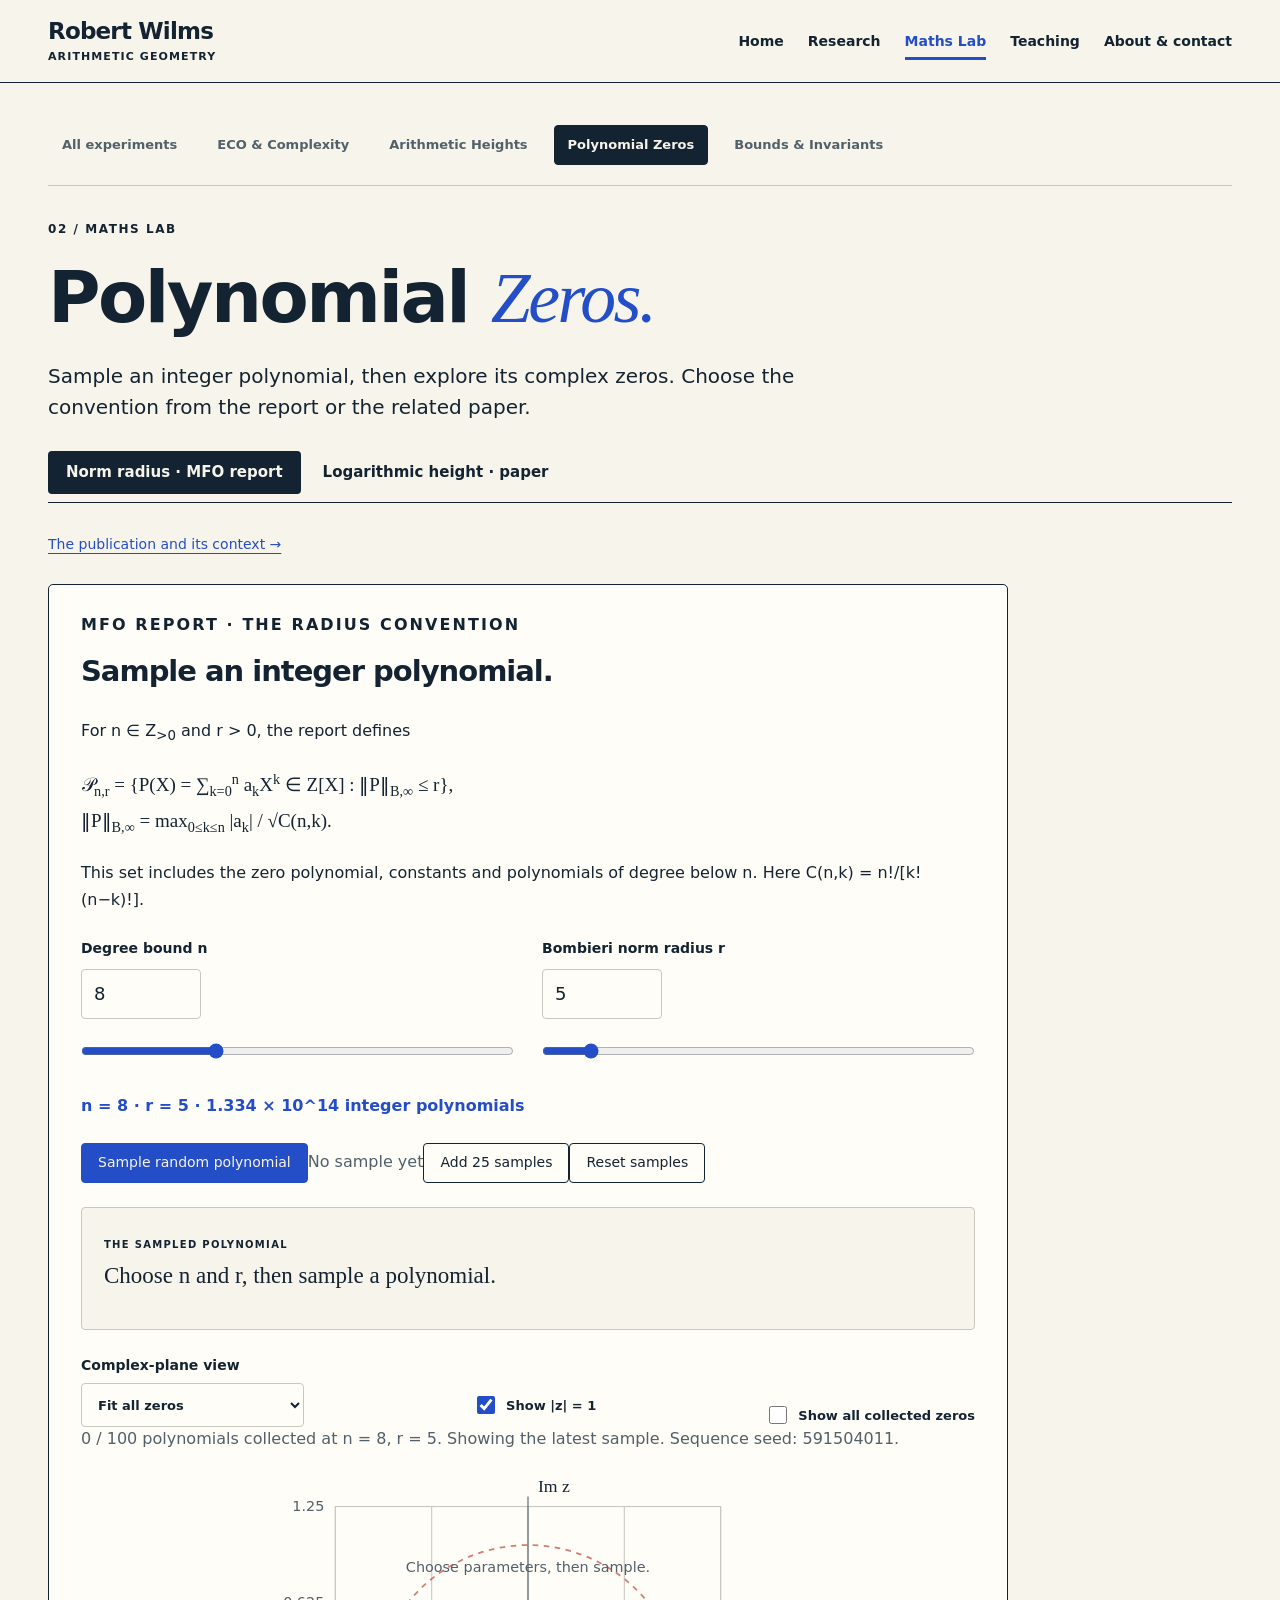
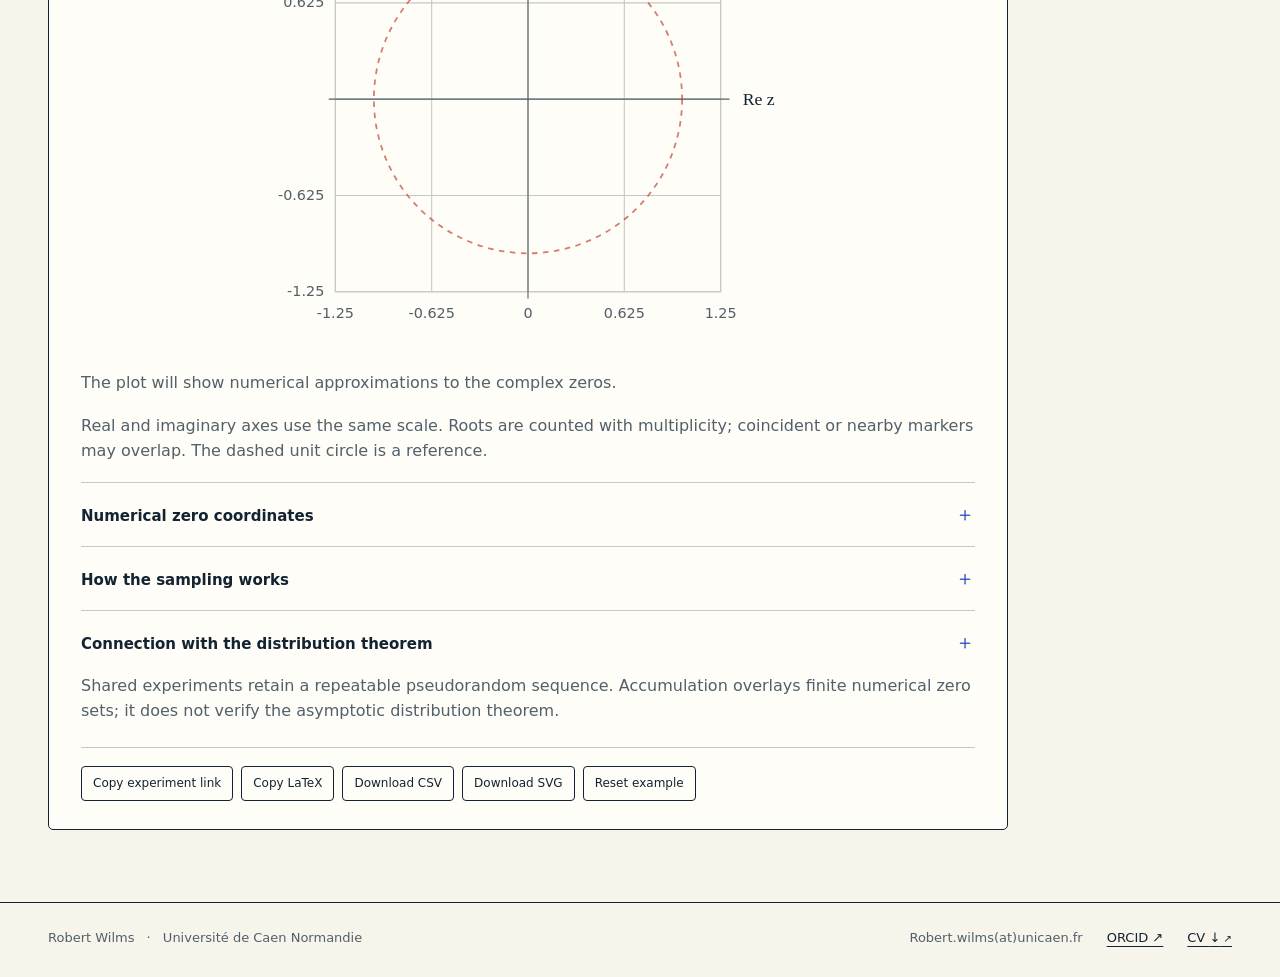
<file: zeros/index.html>
<!doctype html>
<html lang="en"><head><meta charset="utf-8"><meta name="viewport" content="width=device-width, initial-scale=1"><meta name="color-scheme" content="light dark"><title>Polynomial Zeros — Maths Lab — Robert Wilms</title><meta name="description" content="Sample integer polynomials under two precise coefficient conventions, plot their complex zeros and share reproducible experiments."><link rel="icon" href="../assets/favicon.svg" type="image/svg+xml"><link rel="stylesheet" href="../assets/site.css"><script src="../assets/math.js" defer></script><script src="../assets/research-math.js" defer></script><script src="../assets/lab-kit.js" defer></script><script src="../assets/site.js" defer></script><script src="../assets/research-tools.js" defer></script><link rel="canonical" href="https://www.robert-wilms.de/zeros/"><meta property="og:type" content="website"><meta property="og:site_name" content="Robert Wilms · Mathematics"><meta property="og:title" content="Polynomial Zeros — Maths Lab — Robert Wilms"><meta property="og:description" content="Sample integer polynomials under two precise coefficient conventions, plot their complex zeros and share reproducible experiments."><meta property="og:url" content="https://www.robert-wilms.de/zeros/"><meta property="og:image" content="https://www.robert-wilms.de/assets/social/zeros.png"><meta property="og:image:width" content="1200"><meta property="og:image:height" content="630"><meta property="og:image:alt" content="Polynomial Zeros — Maths Lab — Robert Wilms — mathematics by Robert Wilms"><meta name="twitter:card" content="summary_large_image"><meta name="twitter:title" content="Polynomial Zeros — Maths Lab — Robert Wilms"><meta name="twitter:description" content="Sample integer polynomials under two precise coefficient conventions, plot their complex zeros and share reproducible experiments."><meta name="twitter:image" content="https://www.robert-wilms.de/assets/social/zeros.png"><script src="../assets/refinements.js" defer></script></head>
<body data-page="zeros"><a class="skip" href="#main-zeros">Skip to content</a><header class="site-header"><div class="header-inner"><a class="wordmark" href="../index.html">Robert Wilms<span>Arithmetic geometry</span></a><button class="menu-toggle js-only" aria-controls="main-nav" aria-expanded="false">Menu ☰</button><nav id="main-nav" aria-label="Main navigation"><a href="../index.html" data-nav="home">Home</a><a href="../research/index.html" data-nav="research">Research</a><a href="../lab/index.html" data-nav="lab" aria-current="page">Maths Lab</a><a href="../teaching/index.html" data-nav="teaching">Teaching</a><a href="../about/index.html" data-nav="about">About &amp; contact</a></nav></div></header>
<main class="page wrap" id="main-zeros" data-view="zeros" data-view-title="Polynomial Zeros — Maths Lab — Robert Wilms" data-nav-group="lab" tabindex="-1"><nav class="lab-navigation" aria-label="Maths Lab sections"><a href="../lab/index.html">All experiments</a><a href="../eco/index.html">ECO &amp; Complexity</a><a href="../heights/index.html">Arithmetic Heights</a><a href="../zeros/index.html" aria-current="page">Polynomial Zeros</a><a href="../bounds/index.html">Bounds &amp; Invariants</a></nav><header class="page-heading lab-heading"><p class="eyebrow">02 / Maths Lab</p><h1>Polynomial <em>Zeros.</em></h1><p class="lead">Sample an integer polynomial, then explore its complex zeros. Choose the convention from the report or the related paper.</p></header><div class="tabs" data-tabs="zero-model" aria-label="Zero-Model sections"><button id="tab-zeros-report" data-panel="zeros-report">Norm radius · MFO report</button><button id="tab-zeros-paper" data-panel="zeros-paper">Logarithmic height · paper</button></div><section id="zeros-report" data-tab-group="zero-model"><div class="lab-paper-link"><a class="" href="../research/index.html#paper-mfo-2022">The publication and its context →</a></div><div class="lab-workspace"><div class="lab-experiment"><section class="polynomial-tool" id="lab-poly-report" data-poly-sampler="report"><p class="eyebrow">MFO report · the radius convention</p><h3>Sample an integer polynomial.</h3><p>For n ∈ Z<sub>&gt;0</sub> and r &gt; 0, the report defines</p><div class="formula">𝒫<sub>n,r</sub> = {P(X) = ∑<sub>k=0</sub><sup>n</sup> a<sub>k</sub>X<sup>k</sup> ∈ Z[X] : ‖P‖<sub>B,∞</sub> ≤ r},<br>‖P‖<sub>B,∞</sub> = max<sub>0≤k≤n</sub> |a<sub>k</sub>| / √C(n,k).</div><p>This set includes the zero polynomial, constants and polynomials of degree below n. Here C(n,k) = n!/[k!(n−k)!].</p><div class="sampler-controls js-only"><div><label for="lab-poly-report-n-number">Degree bound n</label><input id="lab-poly-report-n-number" type="number" min="1" max="24" step="1" value="8"><label class="sr-only" for="lab-poly-report-n-range">Slide to change n</label><input id="lab-poly-report-n-range" type="range" min="1" max="24" step="1" value="8"></div><div><label for="lab-poly-report-r-number">Bombieri norm radius r</label><input id="lab-poly-report-r-number" type="number" min="0.1" max="50" step="0.1" value="5"><label class="sr-only" for="lab-poly-report-r-range">Slide to change r</label><input id="lab-poly-report-r-range" type="range" min="0.1" max="50" step="0.1" value="5"></div></div><p class="sampler-budget" id="lab-poly-report-budget" role="status"></p><div class="actions js-only"><button type="button" class="primary" id="lab-poly-report-sample">Sample random polynomial</button><span id="lab-poly-report-sample-count" class="muted">No sample yet</span><button id="lab-poly-report-batch">Add 25 samples</button><button id="lab-poly-report-clear">Reset samples</button></div><div class="polynomial-result" aria-live="polite"><span class="eyebrow">The sampled polynomial</span><p class="polynomial-expression" id="lab-poly-report-expression">Choose n and r, then sample a polynomial.</p><p id="lab-poly-report-properties"></p></div><div class="root-plot-toolbar js-only"><label for="lab-poly-report-view">Complex-plane view<select id="lab-poly-report-view"><option value="all">Fit all zeros</option><option value="central">Zoom to [−2,2] × [−2,2]</option></select></label><label class="root-circle-toggle"><input id="lab-poly-report-circle" type="checkbox" checked> Show |z| = 1</label></div><p id="lab-poly-report-accumulation" class="plot-caption" role="status">Accumulate up to 100 polynomials under the same n and r. Changing either parameter starts a new collection.</p><svg class="root-plot" id="lab-poly-report-plot" viewbox="0 0 560 440" role="img" aria-label="Complex zeros of the sampled integer polynomial"></svg><p class="plot-caption" id="lab-poly-report-root-status" role="status">The plot will show numerical approximations to the complex zeros.</p><p class="plot-caption">Real and imaginary axes use the same scale. Roots are counted with multiplicity; coincident or nearby markers may overlap. The dashed unit circle is a reference.</p><details><summary>Numerical zero coordinates</summary><div class="root-table-wrap"><table class="root-table"><thead><tr><th>Zero</th><th>Real part</th><th>Imaginary part</th></tr></thead><tbody id="lab-poly-report-roots"></tbody></table></div></details><details><summary>How the sampling works</summary><p>Each coefficient a<sub>k</sub> is chosen independently and uniformly from the integers −B<sub>k</sub>, …, B<sub>k</sub>, where B<sub>k</sub> = ⌊r√C(n,k)⌋. Thus every member of 𝒫<sub>n,r</sub> has the same sampling probability. We keep zero and degree drops instead of drawing again.</p><p id="lab-poly-report-bounds" class="coefficient-bounds"></p><p id="lab-poly-report-size" class="coefficient-bounds"></p></details><details><summary>Connection with the distribution theorem</summary><p>The report proves convergence on average of normalized zero measures to the Fubini–Study measure when 1 &lt; lim inf r<sub>n</sub><sup>1/n</sup> ≤ lim sup r<sub>n</sub><sup>1/n</sup> &lt; ∞. A fixed raw radius does not satisfy this hypothesis. The related paper’s sampler uses a logarithmic parameter instead.</p><div class="formula">dμ<sub>FS</sub>(z) = dx dy / [π(1 + |z|²)²],   z = x + iy.</div><a href="index.html#lab-poly-paper">Compare the paper’s convention →</a></details><p class="plot-caption">Shared experiments retain a repeatable pseudorandom sequence. Accumulation overlays finite numerical zero sets; it does not verify the asymptotic distribution theorem.</p></section></div></div></section><section id="zeros-paper" data-tab-group="zero-model"><div class="lab-paper-link"><a class="" href="../research/index.html#paper-arithmetic-divisors">The publication and its context →</a></div><div class="lab-workspace"><div class="lab-experiment"><section class="polynomial-tool" id="lab-poly-paper" data-poly-sampler="paper"><p class="eyebrow">Corollary 1.8 · the logarithmic convention</p><h3>Sample an integer polynomial.</h3><p>For degree n ≥ 1, define the normalized Bombieri height</p><div class="formula">h<sub>B</sub>(P) = (1/n) log max<sub>0≤k≤n</sub> |a<sub>k</sub>| / √C(n,k).</div><p>The paper uses the set</p><div class="formula">𝒫<sub>n,r</sub> = {P ∈ Z[X] : deg P = n, h<sub>B</sub>(P) ≤ r}.</div><p>Here r &gt; 0 is a logarithmic bound: the corresponding raw norm radius is e<sup>nr</sup>. Unlike the report’s convention, the leading coefficient must be nonzero.</p><div class="sampler-controls js-only"><div><label for="lab-poly-paper-n-number">Degree n</label><input id="lab-poly-paper-n-number" type="number" min="1" max="24" step="1" value="8"><label class="sr-only" for="lab-poly-paper-n-range">Slide to change n</label><input id="lab-poly-paper-n-range" type="range" min="1" max="24" step="1" value="8"></div><div><label for="lab-poly-paper-r-number">Normalized logarithmic height bound r</label><input id="lab-poly-paper-r-number" type="number" min="0.05" max="1" step="0.05" value="0.25"><label class="sr-only" for="lab-poly-paper-r-range">Slide to change r</label><input id="lab-poly-paper-r-range" type="range" min="0.05" max="1" step="0.05" value="0.25"></div></div><p class="sampler-budget" id="lab-poly-paper-budget" role="status"></p><div class="actions js-only"><button type="button" class="primary" id="lab-poly-paper-sample">Sample random polynomial</button><span id="lab-poly-paper-sample-count" class="muted">No sample yet</span><button id="lab-poly-paper-batch">Add 25 samples</button><button id="lab-poly-paper-clear">Reset samples</button></div><div class="polynomial-result" aria-live="polite"><span class="eyebrow">The sampled polynomial</span><p class="polynomial-expression" id="lab-poly-paper-expression">Choose n and r, then sample a polynomial.</p><p id="lab-poly-paper-properties"></p></div><div class="root-plot-toolbar js-only"><label for="lab-poly-paper-view">Complex-plane view<select id="lab-poly-paper-view"><option value="all">Fit all zeros</option><option value="central">Zoom to [−2,2] × [−2,2]</option></select></label><label class="root-circle-toggle"><input id="lab-poly-paper-circle" type="checkbox" checked> Show |z| = 1</label></div><p id="lab-poly-paper-accumulation" class="plot-caption" role="status">Accumulate up to 100 polynomials under the same n and r. Changing either parameter starts a new collection.</p><svg class="root-plot" id="lab-poly-paper-plot" viewbox="0 0 560 440" role="img" aria-label="Complex zeros of the sampled integer polynomial"></svg><p class="plot-caption" id="lab-poly-paper-root-status" role="status">The plot will show numerical approximations to the complex zeros.</p><p class="plot-caption">Real and imaginary axes use the same scale. Roots are counted with multiplicity; coincident or nearby markers may overlap. The dashed unit circle is a reference.</p><details><summary>Numerical zero coordinates</summary><div class="root-table-wrap"><table class="root-table"><thead><tr><th>Zero</th><th>Real part</th><th>Imaginary part</th></tr></thead><tbody id="lab-poly-paper-roots"></tbody></table></div></details><details><summary>How the sampling works</summary><p>Put B<sub>k</sub> = ⌊e<sup>nr</sup>√C(n,k)⌋. Choose a<sub>0</sub>, …, a<sub>n−1</sub> independently and uniformly in −B<sub>k</sub>, …, B<sub>k</sub>; choose a<sub>n</sub> uniformly from the 2B<sub>n</sub> nonzero possibilities. This samples uniformly from the paper’s set. Irreducibility and primitivity are not imposed.</p><p id="lab-poly-paper-bounds" class="coefficient-bounds"></p><p id="lab-poly-paper-size" class="coefficient-bounds"></p></details><details><summary>Connection with the distribution theorem</summary><p>For fixed r &gt; 0, Corollary 1.8 gives convergence on average of the normalized zero measures to the Fubini–Study measure as n grows. More generally, r may vary in a compact subinterval of (0,∞). The theorem concerns increasing degree; one finite sample need not resemble the limit.</p><div class="formula">dμ<sub>FS</sub>(z) = dx dy / [π(1 + |z|²)²],   z = x + iy.</div><a href="index.html#lab-poly-report">Compare the MFO radius convention →</a></details><p class="plot-caption">Shared experiments retain a repeatable pseudorandom sequence. Accumulation overlays finite numerical zero sets; it does not verify the asymptotic distribution theorem.</p></section></div></div></section></main>
<footer class="site-footer wrap"><p>Robert Wilms <span>·</span> Université de Caen Normandie</p><div><span class="contact-email">Robert.wilms(at)unicaen.fr</span><a href="https://orcid.org/0000-0001-8686-0551" target="_blank" rel="noopener" aria-describedby="new-tab-hint" class="new-tab has-link-icon" title="Opens in a new tab">ORCID ↗</a><a href="../files/cv.pdf" target="_blank" rel="noopener" aria-describedby="new-tab-hint" class="new-tab" title="Opens in a new tab">CV <span aria-hidden="true">↓</span></a></div></footer>
<dialog id="comic-reader" aria-labelledby="reader-title"><div class="reader-head"><h2 id="reader-title">Comic</h2><button id="reader-close" autofocus aria-label="Close comic">Close ×</button></div><div id="reader-canvas" tabindex="0" aria-label="Comic image; zoom to fit the window width, then scroll vertically"><img id="reader-image" alt=""></div><div id="reader-panel-view" hidden><svg id="reader-panel-svg" role="img" aria-label="Selected comic panel"></svg><div class="reader-panel-controls"><button id="reader-panel-prev">← Previous panel</button><span id="reader-panel-status" role="status"></span><button id="reader-panel-next">Next panel →</button></div><p id="reader-panel-description" class="plot-caption"></p></div><div class="reader-tools"><button id="reader-zoom" aria-pressed="false">Zoom in</button><a id="reader-original" href="#" target="_blank" rel="noopener" aria-describedby="new-tab-hint" class="new-tab has-link-icon" title="Opens in a new tab">Open image ↗</a><button id="reader-panels" aria-pressed="false" hidden>Read panel by panel</button></div><details><summary>Text version &amp; panel descriptions</summary><p id="reader-transcript"></p></details></dialog>
<dialog id="copy-dialog" aria-labelledby="copy-heading"><h2 id="copy-heading">Copy citation</h2><p>Select and copy the text below.</p><textarea id="copy-text" rows="6" readonly aria-label="Citation text"></textarea><button id="copy-close">Close</button></dialog><p class="toast" id="toast" role="status" hidden></p><noscript><div class="noscript">All publications, sections and download links are available. Enable JavaScript to use the interactive experiments, filters and comic reader.</div></noscript>
<span id="new-tab-hint" class="sr-only">Opens in a new tab.</span></body></html>
</file>
<file: assets/site.css>
@charset "UTF-8";
:root{--paper:#f7f4eb;--surface:#fffdf7;--ink:#142331;--muted:#52606a;--line:#c7c9c1;--blue:#244ec7;--red:#bd3828;--yellow:#f5ca54;--teal:#c5e0d6;--shadow:5px 5px 0 var(--ink);color-scheme:light}
@media(prefers-color-scheme:dark){:root{--paper:#18242c;--surface:#21323c;--ink:#f3f0e5;--muted:#b8c5c7;--line:#50636d;--blue:#93b4ff;--red:#ffab94;--yellow:#ddbb61;--teal:#90c8b7;color-scheme:dark}}
*{box-sizing:border-box}html{scroll-behavior:smooth;scroll-padding-top:108px}body{margin:0;background:var(--paper);color:var(--ink);font:16px/1.65 system-ui,-apple-system,BlinkMacSystemFont,"Segoe UI",sans-serif}body.dialog-open{overflow:hidden}a{color:var(--blue);text-decoration-thickness:1.2px;text-underline-offset:4px}a:hover{text-decoration-thickness:2px}button,input,select,textarea{font:inherit}button,select,input[type=checkbox],input[type=range]{cursor:pointer}button,.button{border:1.5px solid var(--ink);border-radius:4px;background:var(--surface);color:var(--ink);padding:9px 16px;line-height:1.4;text-decoration:none;transition:transform .16s,box-shadow .16s,background .16s}button:hover,.button:hover{box-shadow:3px 3px 0 var(--ink);transform:translate(-1px,-1px)}button:disabled{opacity:.4;cursor:default;transform:none;box-shadow:none}a:focus-visible,button:focus-visible,input:focus-visible,select:focus-visible,summary:focus-visible,[tabindex]:focus-visible{outline:3px solid var(--red);outline-offset:5px}button[aria-pressed=true]{background:var(--ink);color:var(--paper)}.primary{background:var(--blue);border-color:var(--blue);color:var(--paper)}input[type=search],input[type=number],select,textarea{border:1px solid var(--line);border-radius:4px;background:var(--surface);color:var(--ink);padding:9px 12px;min-height:44px}input[type=range]{width:100%;accent-color:var(--blue);margin:18px 0}input[type=checkbox]{accent-color:var(--blue);width:18px;height:18px}label{display:block;font-size:14px;font-weight:650}select{display:block;width:100%;font-size:15px}textarea{width:100%;resize:vertical}img{max-width:100%;height:auto;display:block}svg{display:block;max-width:100%;width:100%;height:auto;color:var(--ink)}[hidden]{display:none!important}.js-only{display:none}.js .js-only{display:revert}.sr-only{position:absolute;width:1px;height:1px;padding:0;margin:-1px;overflow:hidden;clip:rect(0,0,0,0);white-space:nowrap;border:0}.skip{position:fixed;left:16px;top:-100px;z-index:30;background:var(--yellow);color:#142331;padding:10px}.skip:focus{top:8px}.wrap{max-width:1320px;margin:0 auto;padding:0 48px}.page{padding-top:52px;padding-bottom:72px;min-height:calc(100vh - 170px)}h1,h2,h3,p,figure{margin-top:0}h1,h2,h3{line-height:1.15;letter-spacing:-.035em}h1{font-size:clamp(44px,5.6vw,76px);font-weight:760;margin-bottom:22px}h2{font-size:clamp(26px,3vw,38px);font-weight:720;margin-bottom:20px}h3{font-size:23px}h1 em,h2 em{font-family:Georgia,"Times New Roman",serif;font-weight:500;color:var(--blue)}p{margin-bottom:18px}small,.muted{color:var(--muted)}small{font-size:14px;line-height:1.6}sub,sup{line-height:0}.eyebrow{font-size:12px;letter-spacing:.13em;text-transform:uppercase;font-weight:750;line-height:1.5;margin-bottom:18px}.lead{font-size:20px;line-height:1.55;max-width:800px}.actions{display:flex;align-items:center;flex-wrap:wrap;gap:14px 24px;margin:24px 0}.text-link{font-weight:650}.link-button{border:0;background:none;padding:0;color:var(--blue);font-size:14px;text-decoration:underline;text-underline-offset:4px;box-shadow:none!important}.link-button:hover{transform:none}.panel{padding:28px;border:1.5px solid var(--ink);border-radius:5px;margin-bottom:24px;background:var(--surface)}.blue{background:#244ec7;color:#fffdf7}.blue a,.blue small{color:#fffdf7}.yellow{background:var(--yellow);color:#142331}.yellow a{color:#183ca8}.teal{background:var(--teal);color:#142331}.teal a{color:#183ca8}.cream{background:var(--surface)}.two-columns{display:grid;grid-template-columns:1fr 1fr;gap:40px}.formula{font-family:Cambria,"Times New Roman",serif;font-size:19px;line-height:1.9;margin:16px 0;overflow-x:auto;padding:5px 0}.formula math{font-size:1.12em;margin:7px 0;white-space:nowrap}.formula sub,.formula sup{font-size:.75em}.large-equation{font-family:Georgia,serif;font-size:clamp(25px,3vw,36px);line-height:1.3;letter-spacing:-.03em}details{border-top:1px solid var(--line);padding:16px 0}summary{cursor:pointer;font-weight:650;font-size:15px;line-height:1.55;list-style:none;display:flex;align-items:baseline;justify-content:space-between;gap:14px}summary::-webkit-details-marker{display:none}summary:after{content:"＋";color:var(--blue);font-size:20px;font-weight:400}details[open]>summary:after{content:"−"}details[open]>summary{margin-bottom:16px}details p:last-child{margin-bottom:0}.tabs{display:flex;gap:4px;margin:26px 0 30px;padding-bottom:8px;border-bottom:1.5px solid var(--ink);overflow-x:auto}.tabs button{border:0;white-space:nowrap;background:transparent;border-radius:4px;font-weight:650;font-size:15px;padding:11px 18px}.tabs button[aria-selected=true]{background:var(--ink);color:var(--paper)}.tabs button:hover{box-shadow:none;transform:none;background:var(--teal);color:#142331}body:not(.js) [data-tab-group]{margin-bottom:60px}.page-heading{max-width:940px}.page-heading .lead{margin-bottom:10px}
/* Navigation */
.site-header{position:sticky;top:0;background:var(--paper);border-bottom:1px solid var(--ink);z-index:15}.header-inner{max-width:1320px;padding:19px 48px;margin:auto;display:flex;align-items:center;gap:28px}.wordmark{font-size:23px;letter-spacing:-.035em;line-height:1.1;font-weight:750;color:var(--ink);text-decoration:none;margin-right:auto;white-space:nowrap}.wordmark span{display:block;font-size:11px;font-weight:550;letter-spacing:.1em;text-transform:uppercase;margin-top:7px}#main-nav{display:flex;gap:24px;align-items:center}#main-nav a{color:var(--ink);text-decoration:none;white-space:nowrap;font-size:14px;font-weight:600;padding:7px 0;position:relative}#main-nav a[aria-current=page]{color:var(--blue)}#main-nav a[aria-current=page]:after{content:"";position:absolute;bottom:0;left:0;right:0;height:3px;background:var(--blue)}.menu-toggle{display:none!important}.site-footer{border-top:1px solid var(--ink);display:flex;align-items:center;justify-content:space-between;gap:16px;padding-top:24px;padding-bottom:28px;font-size:13px;color:var(--muted)}.site-footer p{margin:0}.site-footer p span{margin:0 8px}.site-footer>div{display:flex;flex-wrap:wrap;gap:14px 24px}.site-footer a{color:var(--ink)}
/* Home */
.home-intro{display:grid;grid-template-columns:1.13fr .87fr;gap:70px;padding:14px 0 44px;align-items:center}.home-intro h1{font-size:clamp(52px,6.7vw,90px);line-height:.98;margin:24px 0 30px}.home-intro .lead{max-width:570px}.home-aside{position:relative;padding:14px 0 20px}.chalk-note{position:relative;z-index:2;background:var(--surface);border:1.5px solid var(--ink);padding:28px 32px;box-shadow:5px 5px 0 var(--yellow);max-width:450px;transform:rotate(-1deg)}.chalk-note .large-equation{font-size:27px;white-space:nowrap}.chalk-note .large-equation span{color:var(--red)}.home-comic{max-width:290px;margin:22px 0 0 auto;border:1.5px solid var(--ink);border-radius:4px;transform:rotate(2deg)}.margin-note{display:block;font-family:Georgia,serif;font-style:italic;color:var(--muted);font-size:18px;text-align:right;margin:14px 0}.destinations{display:grid;grid-template-columns:repeat(4,1fr);gap:18px;margin:20px 0 42px}.destination{border:1.5px solid var(--ink);position:relative;padding:25px 23px 55px;border-radius:5px;text-decoration:none;color:inherit;transition:transform .18s,box-shadow .18s;min-height:265px}.destination:hover{transform:translateY(-5px);box-shadow:5px 5px 0 var(--ink)}.destination-number{font-size:11px;font-weight:750;letter-spacing:.1em;display:block;margin-bottom:30px}.destination h2{font-size:27px;margin-bottom:15px}.destination p{font-size:14px;line-height:1.55;margin:0}.destination .go{position:absolute;right:22px;bottom:18px;font-size:29px;line-height:1}.latest{display:grid;grid-template-columns:180px 1fr auto;gap:32px;border-top:1px solid var(--ink);padding-top:28px;align-items:center}.latest .eyebrow{margin:0;max-width:140px}.latest h2{font-size:26px;margin-bottom:8px}.latest p{font-size:15px;margin-bottom:0}
/* Research */
.research-layout{display:grid;grid-template-columns:minmax(0,1fr) 225px;gap:48px}.filters{padding:0 0 18px}.search-label input{display:block;width:100%;margin-top:5px}.filter-row{display:grid;grid-template-columns:1fr 1.4fr 1fr auto;gap:14px;align-items:end;margin-top:15px}.filter-row .link-button{padding:12px 0}.filters .muted{font-size:13px;margin:14px 0 0}.paper{border-top:1.5px solid var(--ink);padding:25px 0 28px;scroll-margin-top:110px}.paper-topline{display:flex;justify-content:space-between;gap:15px;font-size:12px;color:var(--muted);font-weight:650;margin-bottom:12px}.paper-topline b{margin:0 6px;color:var(--red)}.paper-layout{display:grid;grid-template-columns:minmax(0,1fr) auto;gap:26px}.paper h2{font-size:24px;line-height:1.26;letter-spacing:-.025em;margin-bottom:12px}.authors{font-size:15px;line-height:1.45;margin-bottom:7px}.venue{font-size:14px;color:var(--muted);line-height:1.45;margin-bottom:14px}.paper-links{display:flex;flex-wrap:wrap;gap:12px 20px;font-size:14px;margin:15px 0}.paper details{padding-bottom:0;font-size:15px}.paper details .formula{font-size:18px}.comic{margin:0;max-width:310px}.comic>a{display:block;position:relative;text-decoration:none;color:var(--ink)}.comic img{width:100%;border:1.5px solid var(--ink);border-radius:4px;transition:transform .18s,box-shadow .18s}.comic a:hover img{transform:rotate(-1deg);box-shadow:4px 4px 0 var(--ink)}.comic a>span{display:block;font-size:12px;font-weight:650;color:var(--blue);padding-top:8px}.comic figcaption{font-family:Georgia,serif;font-style:italic;font-size:15px;color:var(--muted);margin-top:5px;line-height:1.4}.comic-small{width:145px;margin-top:4px}.comic-small figcaption{font-size:13px}.research-aside{padding-top:6px}.sticky-note{border:1px solid var(--ink);padding:24px;transform:rotate(1deg);margin-bottom:30px}.collection-number{font-size:64px;line-height:1;margin:22px 0 20px;font-weight:750;letter-spacing:-.06em}.collection-number span{font-size:20px;letter-spacing:-.02em}.side-note{border-top:1px solid var(--line);padding:24px 0;font-size:15px}.side-note h3{font-size:21px;margin-bottom:14px}.side-note .formula{font-size:17px}.pagination{border-top:1px solid var(--ink);align-items:center;justify-content:space-between;padding-top:24px;gap:16px}.pagination span{font-size:14px}.document-list{list-style:none;padding:0;margin:0}.document-list li{padding:19px 0;border-bottom:1px solid var(--line)}.document-list small{display:block;margin-top:6px}.document-list a{font-weight:550;line-height:1.5;display:block}.theme-grid{display:grid;grid-template-columns:repeat(3,1fr);gap:24px}.theme-card{background:var(--surface);border:1.5px solid var(--ink);padding:28px 25px;border-radius:4px;box-shadow:0 5px 0 var(--blue)}.theme-card:nth-child(2){box-shadow:0 5px 0 var(--red)}.theme-card:nth-child(3){box-shadow:0 5px 0 var(--yellow)}.theme-card h2{font-size:31px}.theme-card .formula{font-size:17px;border-top:1px solid var(--line);border-bottom:1px solid var(--line);padding:17px 0}.theme-card>a{display:block;font-size:14px;font-weight:650;margin-top:17px}.mini-experiment{background:var(--paper);padding:18px;margin-top:18px;border:1px solid var(--line);border-radius:4px}
/* Teaching */
.course-layout{display:grid;grid-template-columns:.75fr 1.25fr;gap:55px}.course-title{padding:36px}.course-title h2{font-size:40px;margin-top:38px}.course-symbol{font:100px/1.2 Georgia,serif;display:block;margin:25px 0 30px;color:var(--yellow)}.sheet-picker{border:1.5px solid var(--ink);padding:24px;margin:28px 0;background:var(--surface);border-radius:4px}.sheet-controls{display:flex;gap:14px;margin-top:10px}.sheet-controls select{flex:1}.sheet-picker .actions{margin-bottom:0}.sheets{list-style:none;padding:0}.sheets li{display:flex;gap:20px;align-items:center;border-bottom:1px solid var(--line);padding:11px 0;font-size:14px}.sheets li span{margin-right:auto;font-weight:600}.crosslink{border-top:1px solid var(--line);margin-top:28px;padding-top:22px}.crosslink span{display:block;font-size:12px;text-transform:uppercase;letter-spacing:.1em;color:var(--muted);margin-bottom:8px}.story-layout{display:grid;grid-template-columns:minmax(0,1fr) 300px;gap:60px;align-items:start}.story-layout aside{padding-top:24px}.story-layout h2{font-size:38px}.story-layout .tabs{margin-top:0}.experiment{background:var(--surface);border:1.5px solid var(--ink);border-radius:5px;padding:24px;margin:26px 0}.experiment>svg{margin:10px auto 18px}.nails{display:flex;gap:80px;justify-content:center;padding:18px 0 30px}.nail{border:2px solid var(--ink);border-radius:100%;width:50px;height:50px;text-align:center;line-height:45px;font:italic 28px/45px Georgia,serif;background:var(--yellow);color:#142331;box-shadow:4px 5px 0 var(--line);transition:opacity .25s,transform .25s}.nail.removed{opacity:.16;transform:translateY(30px)}.nails-demo>.large-equation{text-align:center}.nails-demo .actions{justify-content:center}.nails-demo small{display:block}.history{list-style:none;padding:0}.history li{display:grid;grid-template-columns:120px 1fr;gap:15px;padding:17px 0;border-bottom:1px solid var(--line);font-size:14px}.history time{font-size:13px;color:var(--muted)}.history strong{display:block;font-size:16px}.history span{display:block;font-size:13px;color:var(--muted)}
/* ECO */
.definition{border:1.5px solid var(--ink);background:var(--surface);padding:22px 28px;margin:30px 0;border-radius:5px}.definition>summary{font-size:19px}.definition-grid{display:grid;grid-template-columns:1fr 1fr;gap:40px}.definition-grid p{font-size:15px}.axioms{list-style:none;counter-reset:axiom;padding:0;margin:0}.axioms li{counter-increment:axiom;border-bottom:1px solid var(--line);padding:8px 0 15px;margin-bottom:13px}.axioms li:last-child{border-bottom:0;margin-bottom:0}.axioms strong{display:block;font-size:14px}.axioms strong:before{content:"0" counter(axiom) " / ";color:var(--blue)}.axioms span{display:block;font:19px/1.65 Cambria,Georgia,serif;margin-top:4px}.axioms small{display:block;font-size:12px}.lab-layout{display:grid;grid-template-columns:minmax(0,1fr) 280px;gap:40px}.lab-main h2{font-size:35px}.lab-main>.formula{background:var(--surface);border-left:3px solid var(--blue);padding:12px 16px;font-size:19px}.lab-aside .panel{padding:25px}.big-number{font-size:clamp(40px,5vw,58px);font-weight:750;line-height:1.15;letter-spacing:-.05em;margin:15px 0;overflow-wrap:anywhere}.lab-aside .panel p:last-child{margin-bottom:0}.lab-aside .panel .formula{font-size:17px}.control-heading{display:flex;gap:20px;justify-content:space-between;align-items:center;font-size:13px}.control-heading label{font-size:15px}.check-label{align-items:center;gap:8px;font-size:13px!important}.plot-caption{font-size:14px;color:var(--muted);line-height:1.55}.prominent{border-left:3px solid var(--red);padding-left:14px;color:var(--ink)}.selection-note{border-top:1px solid var(--line);padding-top:14px;font-size:15px;margin-bottom:0}.coefficient-inputs{gap:18px}.coefficient-inputs label{flex:1}.coefficient-inputs input{width:100%;margin-top:6px}.stat-row{display:grid;grid-template-columns:repeat(3,1fr);gap:18px;border-top:1px solid var(--line);padding-top:18px}.stat-row span{display:block;font-size:12px;color:var(--muted)}.stat-row strong{display:block;font-size:22px;margin-top:5px}.svg-label{font-family:Cambria,Georgia,serif;fill:var(--ink)}.svg-small{font:13px system-ui,sans-serif;fill:var(--muted)}.axis{stroke:var(--muted);stroke-width:1}.grid-line{stroke:var(--line);stroke-width:1}.region{fill:var(--teal);opacity:.55;stroke:var(--blue);stroke-width:1.5}.point{fill:var(--blue)}.selected-point{fill:var(--red);stroke:var(--surface);stroke-width:2}.monomial{cursor:pointer}.monomial:hover .point,.monomial:focus .point{fill:var(--red)}.monomial:focus{outline:none}.monomial:focus .hit{stroke:var(--red);stroke-width:2}.torus-line{fill:none;stroke:var(--blue);stroke-width:1;opacity:.45}.torus-ring{fill:none;stroke:var(--red);stroke-width:2.4}
/* About */
.about-grid{display:grid;grid-template-columns:minmax(0,1fr) 260px;gap:80px;margin-top:35px}.portrait{padding-top:6px}.portrait img{width:100%;aspect-ratio:3/4;object-fit:cover;border:1.5px solid var(--ink);border-radius:4px;box-shadow:7px 7px 0 var(--yellow)}.portrait p{font-family:Georgia,serif;font-size:19px;margin:22px 0 0}.portrait p span{font-family:system-ui,sans-serif;font-size:13px;color:var(--muted)}.milestones{display:flex;gap:45px;margin:32px 0}.milestones strong{display:block;font-size:30px;letter-spacing:-.04em}.milestones span{display:block;font-size:13px;color:var(--muted)}.merci{margin-top:38px}.merci h2{font-size:28px}.about-bottom{display:grid;grid-template-columns:minmax(0,1fr) 300px;gap:60px;margin-top:40px;align-items:start}.contact-panel{background:#142331;color:#fffdf7;border-radius:5px;padding:40px}.contact-panel h2{font-size:46px;margin:24px 0}.contact-panel a{color:#f5ca54}.contact-panel .email{font-size:clamp(16px,2.5vw,25px);overflow-wrap:anywhere}.contact-panel p:not(.eyebrow){font-size:14px;color:#c7d0d2;margin-top:30px}.running-aside>p{font-size:13px;color:var(--muted);margin-top:16px}.running-aside>a{font-size:14px}
/* Readers */
dialog{padding:28px;border:1.5px solid var(--ink);border-radius:6px;background:var(--paper);color:var(--ink);max-height:94vh;width:min(920px,94vw);overflow:auto}dialog::backdrop{background:#0a172ddd;backdrop-filter:blur(4px)}.reader-head{display:flex;align-items:center;justify-content:space-between;gap:25px;margin-bottom:20px}.reader-head h2{font-size:25px;margin:0}.reader-head button{white-space:nowrap}#reader-canvas{max-height:68vh;overflow-y:auto;overflow-x:hidden;background:var(--surface);border:1px solid var(--line)}#reader-image{max-height:68vh;width:auto;max-width:100%;margin:auto}#comic-reader{overflow-x:hidden}#comic-reader.reader-wide{width:94vw;max-width:94vw}#reader-canvas.zoomed #reader-image{max-height:none;width:100%;max-width:100%;height:auto}#reader-transcript{white-space:pre-line}.reader-tools{display:flex;justify-content:space-between;gap:20px;align-items:center;margin-top:15px;font-size:14px}dialog details{margin-top:15px;font-size:15px}#copy-dialog{max-width:620px}#copy-close{margin-top:20px}.toast{position:fixed;bottom:25px;left:50%;transform:translateX(-50%);background:var(--ink);color:var(--paper);padding:10px 22px;border-radius:4px;z-index:40;font-size:14px}.noscript{padding:15px 24px;background:var(--yellow);color:#142331;font-size:14px}
@media(min-width:901px){.lab-aside{padding-top:8px}}
@media(max-width:1100px){.wrap{padding-left:32px;padding-right:32px}.header-inner{padding-left:32px;padding-right:32px;gap:20px}#main-nav{gap:18px}.home-intro{gap:40px}.chalk-note{padding:24px}.chalk-note .large-equation{font-size:23px}.destinations{grid-template-columns:repeat(2,1fr)}.destination{min-height:225px}.destination-number{margin-bottom:22px}.latest{grid-template-columns:150px 1fr}.latest>.button{grid-column:2;width:max-content}.research-layout{grid-template-columns:minmax(0,1fr) 195px;gap:30px}.comic-small{width:120px}.paper-layout{gap:18px}.theme-grid{gap:18px}.theme-card{padding:24px 20px}.theme-card h2{font-size:28px}.story-layout{grid-template-columns:minmax(0,1fr) 260px;gap:35px}.lab-layout{grid-template-columns:minmax(0,1fr) 240px;gap:28px}.about-grid{gap:50px}.control-heading{align-items:flex-start;flex-direction:column;gap:8px}}
@media(max-width:900px){.research-layout{grid-template-columns:1fr}.research-aside{display:none}.lab-layout{grid-template-columns:1fr}.lab-aside{display:grid;grid-template-columns:1fr 1fr;gap:24px}.lab-aside .panel,.lab-aside .side-note{margin-bottom:0}.theme-grid{grid-template-columns:1fr}.theme-card h2 br{display:none}.theme-card{display:block}.course-layout{gap:30px;grid-template-columns:.8fr 1.2fr}.course-title{padding:25px}.course-title h2{font-size:32px}.story-layout{grid-template-columns:minmax(0,1fr) 210px;gap:30px}.definition-grid{gap:28px}.home-intro{gap:28px}.home-comic{max-width:240px}.chalk-note .large-equation{white-space:normal}.about-grid{grid-template-columns:1fr 220px;gap:35px}.about-bottom{grid-template-columns:1fr 250px;gap:30px}.contact-panel{padding:30px}.contact-panel h2{font-size:38px}.milestones{gap:25px}#main-nav{gap:13px}#main-nav a{font-size:13px}.wordmark{font-size:20px}}
@media(max-width:720px){html{scroll-padding-top:90px}.wrap{padding-left:22px;padding-right:22px}.header-inner{padding:16px 22px;gap:18px;flex-wrap:wrap}.wordmark{font-size:22px}.js .menu-toggle{display:block!important;font-size:13px;padding:7px 10px}#main-nav{order:4;width:100%;justify-content:space-between;gap:12px;flex-wrap:wrap;padding:12px 0 2px}.js #main-nav{display:none}.js #main-nav.open{display:flex}#main-nav a{font-size:14px}.page{padding-top:34px;padding-bottom:45px}.home-intro{grid-template-columns:1fr;padding:0 0 24px;gap:10px}.home-intro h1{font-size:64px}.home-intro .lead{font-size:19px}.home-aside{display:grid;grid-template-columns:1fr 160px;align-items:center;gap:18px;padding:0}.chalk-note{padding:19px}.chalk-note .eyebrow{font-size:10px}.chalk-note .large-equation{font-size:21px}.chalk-note>p:not(.eyebrow){font-size:14px}.chalk-note>a{font-size:14px}.home-comic{width:160px;margin:0}.home-aside>.margin-note{display:none}.destinations{gap:14px;margin:25px 0 32px}.destination{padding:22px 20px 48px;min-height:235px}.destination h2{font-size:27px}.latest{grid-template-columns:1fr;gap:14px}.latest .eyebrow{max-width:none}.latest>.button{grid-column:auto}.two-columns{grid-template-columns:1fr;gap:25px}.tabs{margin:24px 0;gap:3px}.tabs button{font-size:13px;padding:10px 13px}.paper h2{font-size:22px}.comic-small{width:110px}.paper-topline{font-size:11px}.filter-row{grid-template-columns:1fr 1fr}.filter-row label:last-of-type{grid-column:1}.filter-row .link-button{justify-self:end}.course-layout{grid-template-columns:1fr;gap:20px}.course-title{padding:28px;position:relative;overflow:hidden}.course-title h2{margin-top:18px;font-size:36px;position:relative;z-index:1}.course-symbol{position:absolute;right:28px;top:75px;opacity:.35;font-size:140px;margin:0}.course-title>p:last-child{font-size:14px;margin:20px 0 0}.story-layout{grid-template-columns:1fr;gap:25px}.story-layout aside{padding-top:0;max-width:270px}.story-layout h2{font-size:34px}.definition{padding:20px}.definition-grid{grid-template-columns:1fr;gap:12px}.definition summary{font-size:17px}.lab-aside{grid-template-columns:1fr 1fr;gap:18px}.lab-aside .side-note{grid-column:1/-1}.lab-aside .panel{padding:20px}.lab-main h2{font-size:30px}.experiment{padding:18px}.stat-row{gap:12px}.stat-row strong{font-size:19px}.stat-row span{font-size:11px}.about-grid{grid-template-columns:1fr;gap:30px}.portrait{max-width:190px;grid-row:1;justify-self:start}.portrait img{aspect-ratio:1/1;object-position:center 30%}.portrait p{font-size:16px;margin-top:15px}.about-grid>.portrait{display:none}.about-bottom{grid-template-columns:1fr;gap:30px}.running-aside{max-width:290px}.contact-panel{padding:28px}.site-footer{flex-direction:column;align-items:flex-start;font-size:12px;gap:15px}.reader-head{gap:12px}.reader-head h2{font-size:21px}dialog{padding:18px}.reader-head button{font-size:13px}.pagination button{font-size:13px}.pagination span{font-size:12px}.lead{font-size:18px}.page-heading h1{font-size:46px}}
@media(max-width:420px){.home-intro h1{font-size:56px}.home-aside{grid-template-columns:1fr}.home-comic{display:none}.destinations{gap:12px}.destination{padding:19px 16px 42px}.destination h2{font-size:24px}.destination p{font-size:13px}.destination-number{font-size:10px}.comic-small{width:90px}.paper-layout{gap:14px}.paper h2{font-size:20px}.paper-topline>span:last-child{max-width:115px;text-align:right}.lab-aside{grid-template-columns:1fr}.milestones{gap:20px}.milestones span{font-size:12px}.history li{grid-template-columns:96px 1fr}.nails-demo .actions{gap:10px}.nails-demo button{font-size:13px}.sheet-picker{padding:17px}.sheet-controls{gap:10px}.site-footer p{max-width:280px}.stat-row{grid-template-columns:1fr}.stat-row>div{display:flex;gap:12px;align-items:center;justify-content:space-between}.stat-row strong{margin:0}}
@media(prefers-reduced-motion:reduce){html{scroll-behavior:auto}*,*:before,*:after{transition:none!important;animation:none!important}}
@media print{.site-header,.site-footer,.tabs,.js-only,.filters,.pagination{display:none!important}.page{padding:0;max-width:none}.research-layout,.lab-layout,.story-layout{display:block}.research-aside{display:none}.paper{break-inside:avoid}.comic{max-width:130px}.paper[hidden]{display:block!important}body{background:#fff;color:#000;font-size:11pt}.paper h2{font-size:16pt}a{color:#000}}

.js .pagination,.js .coefficient-inputs,.js .check-label{display:flex}

/* Rational-height explorer: number entry, slider and step buttons share one bound. */
.height-budget-controls>label{font-size:16px}.height-stepper{display:flex;align-items:center;gap:12px;margin:12px 0}.height-stepper input{width:110px;text-align:center;font-size:19px}.height-stepper button{width:46px;height:46px;padding:0;font-size:23px}#height-bound-range{display:block;width:100%;height:30px;margin:12px 0;pointer-events:auto;touch-action:pan-y}.control-status{font-weight:650;margin:5px 0 8px}.height-window-control{margin:24px 0 4px}.height-window-control select{max-width:310px;margin-top:6px}#visible-rational-count{display:block;color:var(--muted);font-size:13px;margin-top:8px}.rational-inputs{gap:18px}.js .rational-inputs{display:flex}.rational-inputs label{flex:1}.rational-inputs input{display:block;width:100%;margin-top:6px}.rational-point{cursor:pointer}.rational-point:hover{fill:var(--red)}.excluded-point{fill:var(--surface);stroke:var(--red);stroke-width:2.5}#rational-svg{min-height:150px}.lab-aside .side-note details{margin-top:16px}.lab-aside .side-note details .formula{white-space:normal}
/* Publication experiments */
.paper-explorer{margin-top:18px;border-top:1px solid var(--line);padding-bottom:0}.paper-explorer>summary{color:var(--blue);font-size:16px}.paper-explorer[open]{margin-top:24px;padding:22px;border:1.5px solid var(--ink);border-radius:5px;background:var(--surface)}.paper-explorer section>h3{font-size:27px;margin:15px 0 20px}.paper-explorer .eyebrow{margin-top:22px}.paper-explorer section>p{font-size:15px}.paper-explorer .formula{font-size:19px}.sampler-controls{gap:28px;grid-template-columns:1fr 1fr;margin:24px 0 10px}.js .sampler-controls{display:grid}.sampler-controls input[type=number]{width:120px;display:block;margin-top:9px;font-size:18px}.sampler-controls input[type=range]{display:block;height:28px;touch-action:pan-y}.sampler-controls label{font-size:14px;min-height:22px}.sampler-budget{font-size:14px;font-weight:600;color:var(--blue)}.polynomial-result{padding:22px;background:var(--paper);border:1px solid var(--line);border-radius:4px;margin:24px 0}.polynomial-result .eyebrow{font-size:10px;margin:0 0 13px}.polynomial-expression{font-family:Cambria,Georgia,serif;font-size:23px;line-height:1.7;overflow-wrap:anywhere;margin-bottom:12px}.polynomial-result>p:last-child{font-size:13px;margin:0;color:var(--muted)}.root-plot-toolbar{gap:22px;align-items:end;justify-content:space-between;margin-top:20px}.js .root-plot-toolbar{display:flex}.root-plot-toolbar select{font-size:13px;margin-top:6px}.root-circle-toggle{display:flex;align-items:center;gap:8px;font-size:13px;white-space:nowrap;padding-bottom:10px}.root-plot{max-width:620px;margin:14px auto}.root-plot-area{fill:var(--surface);stroke:var(--line)}.root-dot{fill:var(--blue);stroke:var(--surface);stroke-width:1.1}.unit-circle{stroke:var(--red);stroke-width:1.6;stroke-dasharray:5 5;fill:none;opacity:.65}.root-table-wrap{overflow-x:auto;max-height:300px}.root-table{width:100%;border-collapse:collapse;font-size:13px;font-variant-numeric:tabular-nums}.root-table th,.root-table td{padding:7px 10px;border-bottom:1px solid var(--line);text-align:right}.root-table th:first-child,.root-table td:first-child{text-align:left}.root-table th{position:sticky;top:0;background:var(--surface)}.coefficient-bounds{overflow-wrap:anywhere;font-size:13px!important;line-height:1.7}.manin-formula{font-family:Cambria,Georgia,serif;font-size:19px;padding:14px 0}.manin-formula p{margin-bottom:8px}.manin-formula math{font-size:1.1em;overflow-x:auto}.manin-controls{margin:20px 0}.manin-controls input[type=number]{width:110px;margin-top:9px;display:block;font-size:19px}.bound-comparison{display:grid;grid-template-columns:1fr 1fr;gap:22px;margin:24px 0}.bound-comparison>div{border:1px solid var(--line);border-radius:4px;padding:18px;background:var(--paper)}.bound-comparison span{font-size:12px;display:block}.bound-comparison strong{display:block;font-size:38px;line-height:1.2;margin-top:10px;color:var(--blue);letter-spacing:-.04em}.bound-comparison>div+div strong{color:var(--red)}.bound-exact-line{stroke:var(--blue);stroke-width:2.5;fill:none}.bound-simple-line{stroke:var(--red);stroke-width:2;stroke-dasharray:6 5;fill:none}.bound-guide{stroke:var(--line);stroke-width:1.5;stroke-dasharray:3 4}.research-play-links>a{display:block;font-size:13px;margin-top:15px}.manin-plot{margin:24px 0;max-width:650px}
@media(max-width:720px){.paper-explorer[open]{padding:17px}.sampler-controls{gap:18px}.sampler-controls label{min-height:44px}.root-plot-toolbar{flex-direction:column;align-items:start;gap:12px}.root-circle-toggle{padding:0}.polynomial-expression{font-size:20px}.bound-comparison{gap:12px}.bound-comparison>div{padding:15px}.bound-comparison strong{font-size:30px}.paper-explorer section>h3{font-size:25px}.manin-formula{font-size:17px}}
/* Stable Faltings heights: exact gamma expressions and every odd point in an interval. */
.faltings-picker{margin-top:24px}.faltings-picker input[type=range]{display:block;width:100%;height:28px;touch-action:pan-y}.faltings-value{padding:22px;background:var(--paper);border:1px solid var(--line);border-left:4px solid var(--blue);border-radius:4px;margin:24px 0}.faltings-value>span{font-size:12px;color:var(--muted)}.faltings-value>strong{display:block;font-size:clamp(24px,4vw,39px);letter-spacing:-.035em;font-variant-numeric:tabular-nums;color:var(--blue);margin:12px 0;overflow-wrap:anywhere}.faltings-value>p{font-size:14px;margin:0}.faltings-exact-panel h4,.faltings-interval h4{font-size:19px;margin:26px 0 18px}.faltings-math{overflow-x:auto;padding:12px 0;font-size:20px}.faltings-math math{min-width:max-content;margin:0}.faltings-normalization{margin-top:24px}.faltings-normalization>p{font-size:14px}.faltings-interval{margin-top:30px;border-top:1px solid var(--line)}.faltings-interval-controls{grid-template-columns:minmax(0,1fr) minmax(0,1fr) auto;align-items:end;gap:16px}.js .faltings-interval-controls{display:grid}.faltings-interval-controls label{font-size:13px}.faltings-interval-controls input{display:block;width:100%;margin-top:8px}.faltings-plot-toolbar{flex-wrap:wrap;gap:18px;align-items:end;margin-top:24px}.js .faltings-plot-toolbar{display:flex}.faltings-plot-toolbar>label:first-child{font-size:13px}.faltings-plot-toolbar select{margin-top:8px;font-size:14px}.faltings-plot-toolbar .check-label{padding-bottom:10px}.faltings-plot-toolbar>button{padding:0;font-size:13px}.faltings-plot{display:block;width:100%;margin:24px 0 0;cursor:crosshair}.faltings-plot:focus-visible{outline:2px solid var(--blue);outline-offset:3px}.faltings-lower{fill:none;stroke:#16846d;stroke-width:2}.faltings-dot{cursor:pointer}.faltings-dot:hover{fill:var(--red)}.control-error{color:var(--red);font-size:14px;min-height:1.2em;margin:8px 0}.control-error:empty{display:none}.faltings-table-panel{margin-top:20px}.faltings-selected{pointer-events:none}
@media(max-width:720px){.faltings-math{font-size:17px}.faltings-interval-controls{grid-template-columns:1fr 1fr;gap:12px}.faltings-interval-controls>button{grid-column:1/-1}.faltings-value{padding:18px}.faltings-plot-toolbar{align-items:start;flex-direction:column;gap:14px}.faltings-plot-toolbar .check-label{padding-bottom:0}}
/* Maths Lab: a hub and separate experiment pages. */
.lab-navigation{display:flex;flex-wrap:wrap;gap:8px 12px;border-bottom:1px solid var(--line);padding-bottom:20px;margin:-10px 0 34px}.lab-navigation a{display:block;text-decoration:none;padding:8px 13px;border:1px solid transparent;border-radius:4px;font-size:13px;font-weight:650;color:var(--muted)}.lab-navigation a:hover{background:var(--surface);color:var(--ink)}.lab-navigation a[aria-current=page]{background:var(--ink);color:var(--paper);border-color:var(--ink)}.lab-heading{margin-bottom:28px}.lab-card-grid{display:grid;grid-template-columns:repeat(2,minmax(0,1fr));gap:24px;margin-top:32px}.lab-card{display:block;position:relative;border:1.5px solid var(--ink);border-radius:5px;padding:28px 32px 54px;text-decoration:none;transition:transform .18s,box-shadow .18s;color:var(--ink)}.lab-card.yellow,.lab-card.teal{color:#142331}.lab-card:hover{transform:translateY(-4px);box-shadow:5px 5px 0 var(--ink)}.lab-card .eyebrow{display:block;font-size:11px;margin-bottom:22px}.lab-glyph{font-family:Cambria,Georgia,serif;font-size:clamp(30px,4vw,49px);line-height:1.25;letter-spacing:-.03em;margin-bottom:25px;color:var(--blue)}.lab-card.yellow .lab-glyph,.lab-card.teal .lab-glyph{color:#244ec7}.lab-card h2{font-size:29px;margin-bottom:15px}.lab-card p{font-size:16px;max-width:490px;line-height:1.6}.lab-card small{display:block;font-size:12px;letter-spacing:.01em}.lab-card.yellow small,.lab-card.teal small{color:#324954}.lab-card-arrow{position:absolute;bottom:19px;right:25px;font-size:28px}.lab-footer-note{border-top:1px solid var(--line);padding-top:22px;margin-top:36px;font-size:14px;color:var(--muted)}.lab-paper-link{margin:18px 0 28px;font-size:14px}.lab-workspace{max-width:960px;margin-right:auto}.lab-experiment{padding:28px 32px;border:1.5px solid var(--ink);border-radius:5px;background:var(--surface)}.lab-experiment section>h3{font-size:29px}.lab-experiment section>p{font-size:16px}.paper-lab-link{margin-top:16px;font-size:13px}.lab-experiment .mini-experiment{margin-top:28px;padding:24px;background:var(--paper);border:1px solid var(--line);border-radius:4px}
@media(max-width:720px){.lab-navigation{gap:4px;margin-bottom:26px}.lab-navigation a{padding:7px 9px;font-size:12px}.lab-card-grid{grid-template-columns:1fr;gap:18px}.lab-card{padding:24px 24px 50px}.lab-card h2{font-size:27px}.lab-glyph{font-size:37px;margin-bottom:18px}.lab-experiment{padding:20px 17px}.lab-experiment section>h3{font-size:25px}.lab-experiment section>p{font-size:15px}.lab-experiment .mini-experiment{padding:18px}}
/* Rational values in denominator rows, and the MERCI outreach poster. */
.rational-plot-scroll{overflow-x:auto;margin:22px 0 12px;border:1px solid var(--line);border-radius:4px;background:var(--surface)}.rational-plot-scroll svg{width:100%;min-width:530px}.rational-row-label{font-size:12px}.rational-value-grid{stroke-dasharray:4 5}.rational-selection-label{paint-order:stroke;stroke:var(--surface);stroke-width:4px;stroke-linejoin:round}.home-project{font-size:15px;line-height:1.65;max-width:575px;border-left:3px solid var(--yellow);padding-left:16px;margin-top:24px}.home-project a{font-weight:700}.merci-poster-layout{display:grid;grid-template-columns:minmax(0,1fr) 170px;gap:26px;align-items:start;margin-top:28px}.merci-poster-layout h3{font-size:22px}.merci-poster-layout p{font-size:15px}.merci-poster-layout .plot-caption{color:#324954;font-size:13px}.merci-poster-layout>.actions{margin:16px 0}.merci-poster{margin:0}.merci-poster a{display:block;text-decoration:none;font-size:12px;line-height:1.5}.merci-poster img{width:100%;height:auto;border:1px solid #142331;border-radius:3px;background:white;box-shadow:4px 4px 0 #142331}.merci-poster span{display:block;margin-top:13px}.lab-poster-link{font-size:14px;margin-top:18px}
@media(max-width:900px){.merci-poster-layout{grid-template-columns:1fr}.merci-poster{width:190px;max-width:100%}}
@media(max-width:720px){.home-project{font-size:14px}.rational-plot-scroll{margin-left:-5px;margin-right:-5px}}

/* Larger previews for the detailed eight-panel comics. */
.paper .comic-small.comic-extended{width:180px}
.story-layout.story-extended{grid-template-columns:minmax(0,1fr) 360px;gap:48px}
.story-extended .comic{max-width:360px}
.chalk-note [data-connection] .large-equation{white-space:normal}
.chalk-note [data-connection]>p:not(.large-equation){font-size:15px;line-height:1.6}
.chalk-note [data-connection]>a{font-size:15px}
@media(max-width:1100px){.paper .comic-small.comic-extended{width:150px}.story-layout.story-extended{grid-template-columns:minmax(0,1fr) 310px;gap:30px}}
@media(max-width:900px){.story-layout.story-extended{grid-template-columns:minmax(0,1fr) 250px;gap:28px}}
@media(max-width:720px){.paper .comic-small.comic-extended{width:136px}.story-layout.story-extended{grid-template-columns:1fr;gap:25px}.story-extended aside{width:100%;max-width:324px}.chalk-note [data-connection]>p:not(.large-equation),.chalk-note [data-connection]>a{font-size:14px}}
@media(max-width:420px){.paper .comic-small.comic-extended{width:112px}}

.contact-panel .email{display:block;color:#f5ca54}.contact-email{overflow-wrap:anywhere}
.reader-head h2{min-width:0;overflow-wrap:anywhere}.reader-tools{flex-wrap:wrap}
.surface-selector{display:flex;flex-wrap:wrap;gap:10px;margin-bottom:18px}.surface-selector button{font-size:14px}
.cycle-controls{display:grid;grid-template-columns:1fr 1fr;gap:24px;margin-top:28px}.cycle-weights{border:0;padding:0;margin:20px 0}.cycle-weights legend{font-weight:700;margin-bottom:12px}.cycle-entry-grid{display:grid;grid-template-columns:repeat(auto-fit,minmax(80px,1fr));gap:14px}.cycle-entry-grid label{min-width:0}.cycle-entry-grid input{display:block;width:100%;min-width:0;margin-top:5px;padding:9px 10px;border:1px solid var(--line);border-radius:4px;background:var(--surface);color:var(--ink);font:inherit}.cycle-entry-grid input[aria-invalid=true]{border-color:var(--red)}.cycle-value{padding:22px;border:1px solid var(--line);border-left:4px solid var(--blue);border-radius:4px;background:var(--paper);margin:25px 0}.cycle-value .eyebrow{font-size:11px}.cycle-exact{font-size:25px;color:var(--blue);margin:16px 0}.cycle-value .plot-caption{overflow-wrap:anywhere}.cycle-source-formulas{overflow-x:auto;font-size:18px}.cycle-source-formulas math{margin:18px 0}.js .cycle-controls{display:grid}
@media(max-width:720px){.cycle-controls{gap:16px}.cycle-value{padding:18px}.cycle-exact{font-size:21px}}

/* Research, reproducible experiments and responsive artwork. */
.home-intro{grid-template-columns:1.02fr .98fr;gap:48px;align-items:center}
.home-aside{display:flex;flex-direction:column;align-items:stretch;gap:20px}
.home-comic{display:block!important;width:100%;max-width:560px;height:auto;margin:0 auto;transform:rotate(1deg);box-shadow:7px 7px 0 var(--yellow)}
.home-aside .chalk-note{max-width:100%;padding:22px 26px;transform:rotate(-1deg)}
.chalk-note .large-equation{white-space:normal}.home-aside .margin-note{margin:0}
.bibliography-toolbar{display:flex;flex-wrap:wrap;align-items:center;justify-content:space-between;gap:16px;margin:0 0 25px}
.bibliography-toolbar>div{display:flex;flex-wrap:wrap;gap:8px}.bibliography-toolbar button{font-size:13px}
.compact-expand{display:none!important}.compact .compact-expand{display:inline-block!important}
.compact .paper{padding:17px 0}.compact .paper h2{font-size:20px;margin-bottom:6px}.compact .paper-layout{display:block}
.compact .paper figure,.compact .paper details,.compact .paper .paper-lab-link{display:none}
.compact .paper .paper-topline{margin-bottom:5px}.compact .paper .paper-links{margin:8px 0 0}.compact .paper .venue{margin-bottom:6px}
.summary-source{margin-top:18px;font-size:12px;color:var(--muted)}
.research-map-panel{margin-bottom:40px;border:1.5px solid var(--ink);padding:28px;border-radius:6px;background:var(--surface)}
.map-filters{display:flex;flex-wrap:wrap;gap:8px;margin:20px 0}.map-filters button{font-size:13px;padding:8px 11px}
.research-map{width:100%;margin:20px auto}.map-edge path{stroke:var(--line);stroke-width:1.8;fill:none}.map-edge text{font:13px system-ui;fill:var(--muted);paint-order:stroke;stroke:var(--surface);stroke-width:8px;stroke-linejoin:round}
.research-map a rect{fill:var(--paper);stroke:var(--blue);stroke-width:1.6}.research-map a text{font:600 17px system-ui;fill:var(--ink)}.research-map a:hover rect,.research-map a:focus rect{fill:var(--yellow)}.research-map a:hover text,.research-map a:focus text{fill:#142331}.research-map .map-muted{opacity:.2}
.lab-actions{display:flex!important;flex-wrap:wrap;gap:8px;border-top:1px solid var(--line);padding-top:18px;margin-top:24px}.lab-actions button{font-size:12px;padding:8px 11px}.lab-action-status{font-size:13px;color:var(--muted);margin:8px 0 0}
.cycle-presets{display:flex!important;flex-wrap:wrap;gap:8px;margin:20px 0}.cycle-presets button{font-size:13px}.invariant-comparison{border-top:1px solid var(--line);margin-top:22px;padding-top:24px}.invariant-comparison h3{font-size:22px}.invariant-comparison>p:last-child{font-size:14px;font-variant-numeric:tabular-nums}
.factor-legend{display:flex;flex-wrap:wrap;gap:20px;font-size:12px}.factor-prime{fill:var(--blue);color:var(--blue)}.factor-power{fill:#9b4eaa;color:#9b4eaa}.factor-composite{fill:#267b5f;color:#267b5f}
@media(prefers-color-scheme:dark){.factor-power{fill:#e8a6f1;color:#e8a6f1}.factor-composite{fill:#8cd4b2;color:#8cd4b2}}
.root-plot-toolbar{flex-wrap:wrap}.polynomial-tool .actions{gap:10px}.polynomial-tool .actions button{font-size:14px}.lab-action-status:empty{display:none}
#reader-panel-view{padding:8px 0}#reader-panel-svg{max-width:900px;max-height:none;width:100%;height:auto;margin:0 auto;background:#fbf4df}#comic-reader.panel-mode{width:min(94vw,1020px);max-width:94vw}.reader-panel-controls{display:flex;align-items:center;justify-content:space-between;gap:10px;margin:18px 0}.reader-panel-controls button{font-size:13px}.reader-panel-controls span{font-size:13px;white-space:nowrap}#reader-panel-description{max-width:75ch;margin:0 auto;white-space:normal}
.new-tab:not([data-map-topics]):after{content:' ↗';font-size:.78em;white-space:nowrap;display:inline}.wordmark.new-tab:after{position:absolute;right:-15px;top:0;font-size:10px}.wordmark{position:relative}.merci-french{margin-top:25px}.merci-updates{border-top:1px solid #14233155;margin-top:20px;padding-top:20px}.merci-updates h3{font-size:22px}.merci-updates time{font-weight:700}
@media(max-width:1100px){.home-intro{gap:32px}.home-comic{max-width:520px}}
@media(max-width:900px){.home-intro{grid-template-columns:1fr}.home-aside{display:grid;grid-template-columns:1.2fr 1fr;gap:24px;align-items:center}.home-aside .margin-note{grid-column:1/-1}.home-comic{max-width:560px}.home-aside .chalk-note{padding:20px}.research-map-panel{padding:18px}}
@media(max-width:720px){.home-aside{display:flex;flex-direction:column;gap:25px}.home-comic{width:100%;max-width:540px}.home-aside .chalk-note{width:100%;padding:22px}.home-intro{padding-top:0;gap:18px}.research-map-panel{padding:16px 10px}.research-map{min-width:0}.research-map a text{font-size:20px}.map-edge text{font-size:15px}.lab-actions button{min-height:42px}.bibliography-toolbar>div{width:100%}}
@media(max-width:420px){.home-comic{display:block!important;width:100%;max-width:100%}.home-intro h1{font-size:54px}.reader-panel-controls{flex-wrap:wrap;justify-content:center}.reader-panel-controls button{padding:9px}.research-map a text{font-size:21px}}
@media print{.lab-actions,.bibliography-toolbar,.map-filters,.reader-panel-controls{display:none!important}}
.new-tab.has-link-icon:after{content:none}
body:not(.js) .lab-actions,body:not(.js) .cycle-presets{display:none!important}
/* Bright panels retain a complete light palette in either browser theme. */
.yellow,.teal{
  --ink:#142331;--muted:#324954;--blue:#183ca8;--red:#bd3828;
  --paper:#f7f4eb;--surface:#fffdf7;--line:#52606a;
  color:var(--ink);color-scheme:light;
}
/* Override the destination cards' inherited colour on the fixed blue surface. */
.blue{--muted:#fffdf7;color:#fffdf7}
.eco-weight-presets{display:flex!important;flex-wrap:wrap;gap:8px;margin:0 0 22px}
.eco-weight-presets button{font-size:12px;padding:8px 11px}
.eco-weight-controls{display:grid!important;grid-template-columns:repeat(2,minmax(0,1fr));gap:24px}
.eco-weight-controls input{display:block;touch-action:pan-y}
.weighted-rule{font-size:16px;font-weight:650;margin:12px 0 0}
.eco-hull-control{margin:14px 0;line-height:1.5}
.integer-hull{fill:none;stroke:var(--red);stroke-width:2.5;stroke-dasharray:7 5;pointer-events:none}
.eco-comparison{margin-top:34px;padding-top:28px;border-top:1.5px solid var(--ink)}
.eco-comparison>h3{font-size:29px;margin-bottom:17px}
.eco-table-wrap{width:100%;overflow-x:auto;margin:22px 0}
.eco-comparison-table{border-collapse:collapse;width:100%;font-variant-numeric:tabular-nums;font-size:18px;background:var(--surface)}
.eco-comparison-table caption{text-align:left;font:14px/1.6 system-ui,sans-serif;color:var(--muted);padding:0 0 13px}
.eco-comparison-table th,.eco-comparison-table td{padding:17px 20px;border-bottom:1px solid var(--line);text-align:left;vertical-align:top}
.eco-comparison-table thead{background:var(--paper)}
.eco-comparison-table thead th{font:650 13px/1.4 system-ui,sans-serif}
.eco-comparison-table tbody th{font:650 16px/1.5 system-ui,sans-serif;width:46%}
.eco-comparison-table small{display:block;font:13px/1.5 system-ui,sans-serif;margin-top:5px;font-weight:400}
.eco-comparison-table td{font-family:Cambria,Georgia,serif;overflow-wrap:anywhere}
.eco-comparison-table strong{font-size:22px;color:var(--blue)}
.eco-theorem{padding:24px 27px;margin:24px 0;background:var(--surface);border-left:4px solid var(--blue)}
.eco-theorem h3{font-size:23px}.eco-theorem p:last-child{margin-bottom:0}
.eco-comparison-actions{display:flex;flex-wrap:wrap;gap:14px;margin:20px 0}
@media(max-width:600px){.eco-comparison-table th,.eco-comparison-table td{padding:13px 9px}.eco-comparison-table tbody th{font-size:13px;width:42%}.eco-comparison-table td{font-size:16px}.eco-comparison-table strong{font-size:18px}.eco-comparison-table small{font-size:11px}.eco-theorem{padding:20px 16px}.eco-comparison>h3{font-size:25px}}
.monomial-name{paint-order:stroke;stroke:var(--surface);stroke-width:3px;stroke-linejoin:round;pointer-events:none}
.dense-monomials .monomial-name{opacity:0}
.dense-monomials .monomial:hover .monomial-name,.dense-monomials .monomial:focus .monomial-name,.dense-monomials .monomial-chosen .monomial-name{opacity:1}
body:not(.js) .eco-weight-presets,body:not(.js) .eco-weight-controls,body:not(.js) .eco-comparison-actions{display:none!important}
@media(max-width:420px){.eco-weight-controls{grid-template-columns:1fr;gap:4px}}
.research-map-list{display:none}
@media(max-width:720px){.research-map{display:none}.research-map-list{display:grid;grid-template-columns:1fr;gap:12px;margin:22px 0}.research-map-list a{display:block;padding:16px;border:1px solid var(--blue);border-radius:6px;text-decoration:none;background:var(--paper);color:var(--ink)}.research-map-list a strong{display:block;font-size:17px}.research-map-list a span{display:block;font-size:13px;color:var(--muted);margin-top:6px}.research-map-list .map-muted{opacity:.35}}
</file>
